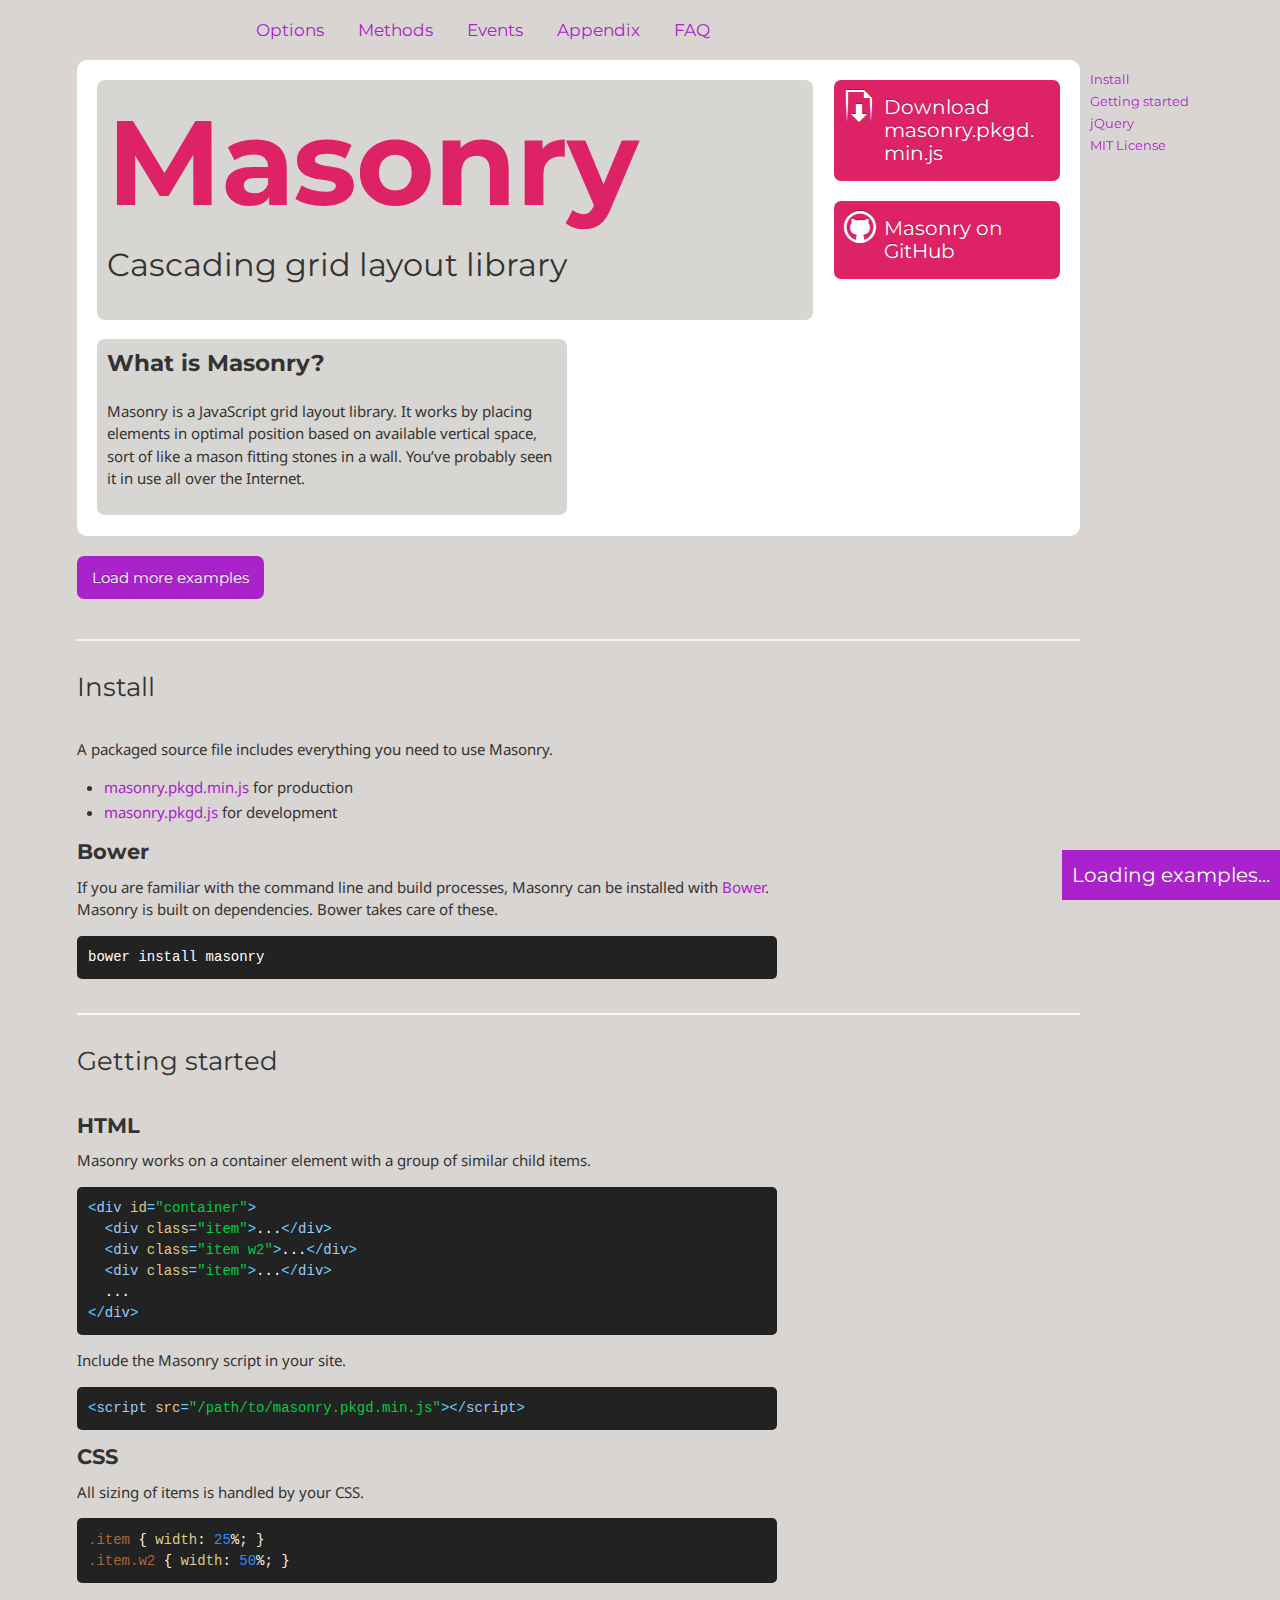
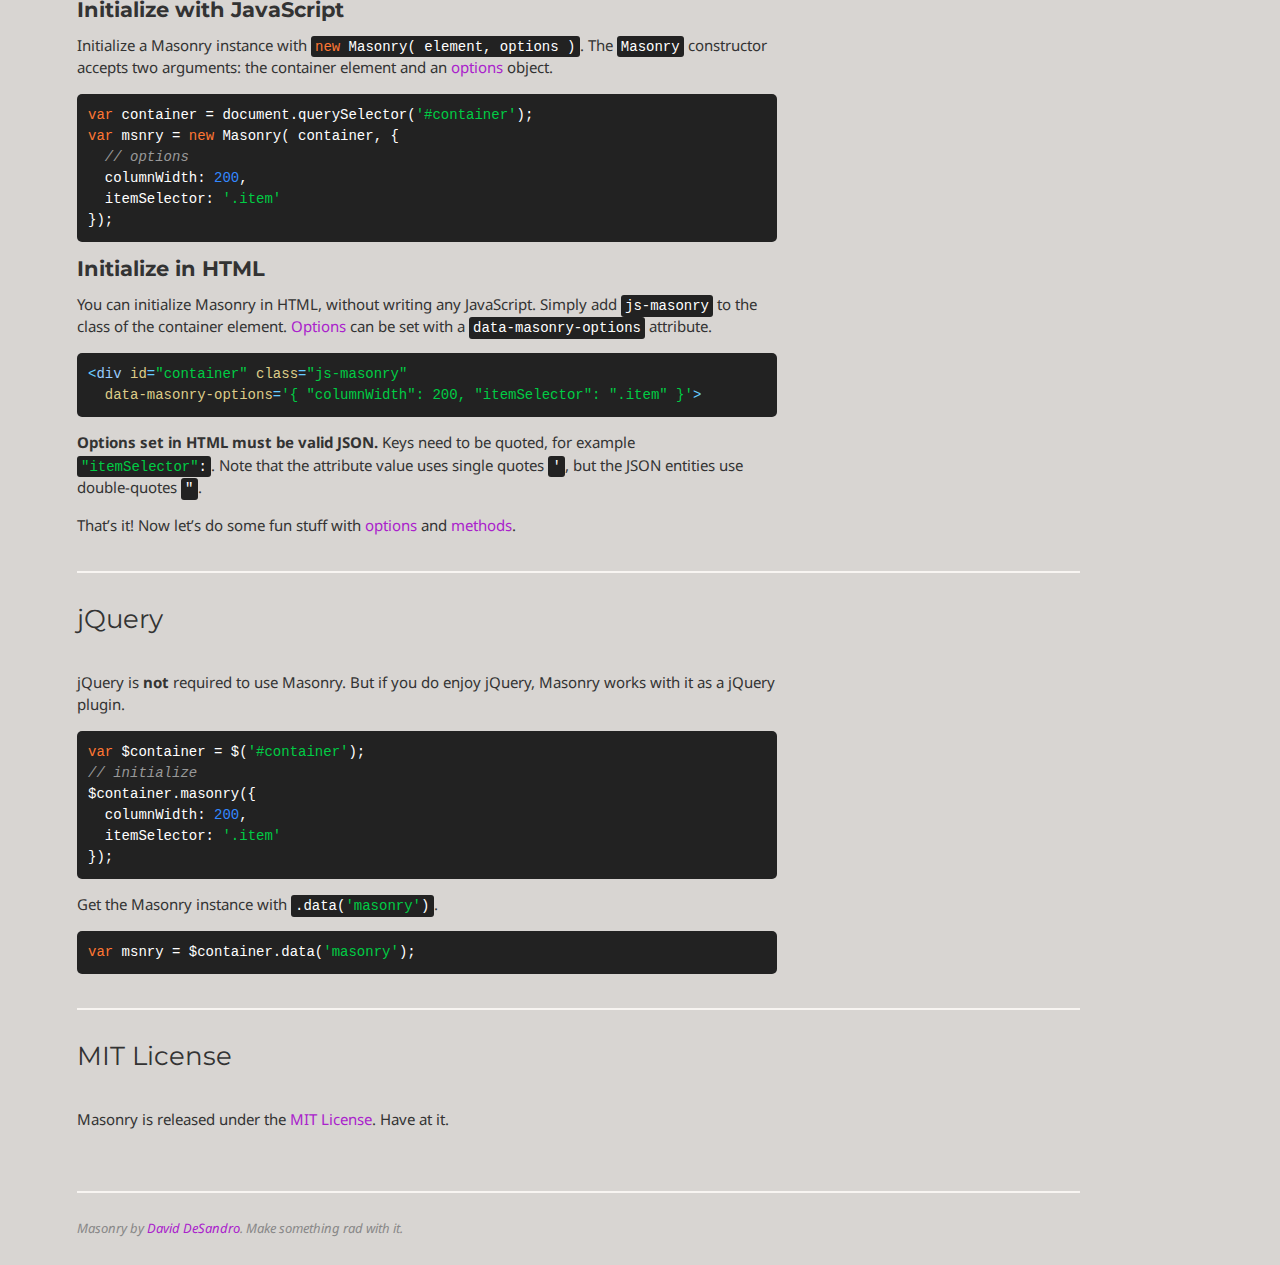
<file: masonry-docs/index.html>
<!doctype html>
<!--[if lte IE 8]>     <html class="lt-ie9"> <![endif]-->
<!--[if gt IE 8]><!--> <html class=""> <!--<![endif]-->
<head>
  <meta charset="utf-8" />
  <meta http-equiv="X-UA-Compatible" content="IE=edge,chrome=1" />
  <meta name="viewport" content="width=device-width" />
  <meta name="description" content="Cascading grid layout library" />

  <title>Masonry</title>

  <link rel="stylesheet" href="http://fonts.googleapis.com/css?family=Montserrat:400,700|Noto+Sans:400,700,400italic" />

  
    <!-- DEV MODE - including each .css file -->
    
      <link rel="stylesheet" href="bower_components/normalize-css/normalize.css" />
    
      <link rel="stylesheet" href="css/base.css" />
    
      <link rel="stylesheet" href="css/code.css" />
    
      <link rel="stylesheet" href="css/demos.css" />
    
      <link rel="stylesheet" href="css/footer.css" />
    
      <link rel="stylesheet" href="css/hero.css" />
    
      <link rel="stylesheet" href="css/icons.css" />
    
      <link rel="stylesheet" href="css/index.css" />
    
      <link rel="stylesheet" href="css/layout.css" />
    
      <link rel="stylesheet" href="css/modules.css" />
    
      <link rel="stylesheet" href="css/site-nav.css" />
    
  

  
  <meta name="twitter:card" content="summary" />
  <meta name="twitter:site" content="@desandro" />
  <meta name="twitter:url" content="http://masonry.desandro.com/index.html" />
  <meta name="twitter:title" content="Masonry" />
  <meta name="twitter:description" content="Cascading grid layout library" />

  

</head>
<body class="index-page" data-page="index">

  <div id="site-nav">
    <div class="primary-content">
      <h1><a href=".">Masonry</a></h1>
      <ol>
        <li class="nav-options"><a href="options.html">Options</a></li>
        <li class="nav-methods"><a href="methods.html">Methods</a></li>
        <li class="nav-events"><a href="events.html">Events</a></li>
        <li class="nav-appendix"><a href="appendix.html">Appendix</a></li>
        <li class="nav-faq"><a href="faq.html">FAQ</a></li>
      </ol>
    </div>
  </div>

  
  
    <div id="hero">
  <div class="primary-content">

    <div class="hero-masonry">
      <div class="grid-sizer"></div>

      <div class="hero-item has-title texty">
        <h1>Masonry</h1>
        <p class="tagline">Cascading grid layout library</p>
      </div>

      <div class="hero-item">
        <a class="button download-js" href="masonry.pkgd.min.js">
          <i class="icon icon-file-download"></i>
          Download masonry.&#8203;pkgd.&#8203;min.js
        </a>
      </div>

      
      

      <div class="hero-item">
        <a class="button github" href="https://github.com/desandro/masonry">
          <i class="icon icon-github"></i>
          Masonry on GitHub
        </a>
      </div>

      <div class="hero-item w2 what-is texty">
        <h2>What is Masonry?</h2>
        <p>Masonry is a JavaScript grid layout library. It works by placing elements in optimal position based on available vertical space, sort of like a mason fitting stones in a wall. You&rsquo;ve probably seen it in use all over the Internet.</p>
      </div>

    </div> 

    <div>
      <button id="load-more-examples" class="button">Load more examples</button>
    </div>

  </div> 

</div> 

  

  <div id="content">

    <div class="primary-content">
      

      
      
        <ul id="page-nav">
          
            <li><a href="#install">Install</a></li>
          
            <li><a href="#getting-started">Getting started</a></li>
          
            <li><a href="#jquery">jQuery</a></li>
          
            <li><a href="#mit-license">MIT License</a></li>
          
        </ul>
      
    </div>

    
    
<div class="primary-content">

<h2 id="install">Install</h2>

<p>A packaged source file includes everything you need to use Masonry.</p>

<ul>
  <li>
    <a href="masonry.pkgd.min.js">masonry.pkgd.min.js</a> for production
  </li>
  <li>
    <a href="masonry.pkgd.js">masonry.pkgd.js</a> for development
  </li>
</ul>

<h3 id="bower">Bower</h3>

<p>If you are familiar with the command line and build processes, Masonry can be installed with <a href="http://twitter.github.com/bower">Bower</a>. Masonry is built on dependencies. Bower takes care of these.</p>

<pre><code>bower install masonry</code></pre>


</div><div class="primary-content">

<h2 id="getting-started">Getting started</h2>

<h3 id="html">HTML</h3>

<p>Masonry works on a container element with a group of similar child items.</p>

<pre><code class="html"><span class="tag">&lt;<span class="title">div</span> <span class="attribute">id</span>=<span class="value">"container"</span>&gt;</span>
  <span class="tag">&lt;<span class="title">div</span> <span class="attribute">class</span>=<span class="value">"item"</span>&gt;</span>...<span class="tag">&lt;/<span class="title">div</span>&gt;</span>
  <span class="tag">&lt;<span class="title">div</span> <span class="attribute">class</span>=<span class="value">"item w2"</span>&gt;</span>...<span class="tag">&lt;/<span class="title">div</span>&gt;</span>
  <span class="tag">&lt;<span class="title">div</span> <span class="attribute">class</span>=<span class="value">"item"</span>&gt;</span>...<span class="tag">&lt;/<span class="title">div</span>&gt;</span>
  ...
<span class="tag">&lt;/<span class="title">div</span>&gt;</span></code></pre>


<p>Include the Masonry script in your site.</p>

<pre><code class="html"><span class="tag">&lt;<span class="title">script</span> <span class="attribute">src</span>=<span class="value">"/path/to/masonry.pkgd.min.js"</span>&gt;</span><span class="javascript"></span><span class="tag">&lt;/<span class="title">script</span>&gt;</span></code></pre>


<h3 id="css">CSS</h3>

<p>All sizing of items is handled by your CSS.</p>

<pre><code class="css"><span class="class">.item</span> <span class="rules">{ <span class="rule"><span class="attribute">width</span>:<span class="value"> <span class="number">25</span>%;</span></span> <span class="rule">}</span></span>
<span class="class">.item</span><span class="class">.w2</span> <span class="rules">{ <span class="rule"><span class="attribute">width</span>:<span class="value"> <span class="number">50</span>%;</span></span> <span class="rule">}</span></span></code></pre>


<h3 id="javascript">Initialize with JavaScript</h3>

<p>Initialize a Masonry instance with <code><span class="keyword">new</span> Masonry( element, options )</code>. The <code>Masonry</code> constructor accepts two arguments: the container element and an <a href="options.html">options</a> object.</p>

<pre><code class="js"><span class="keyword">var</span> container = document.querySelector(<span class="string">'#container'</span>);
<span class="keyword">var</span> msnry = <span class="keyword">new</span> Masonry( container, {
  <span class="comment">// options</span>
  columnWidth: <span class="number">200</span>,
  itemSelector: <span class="string">'.item'</span>
});</code></pre>


<h3 id="init-with-html">Initialize in HTML</h3>

<p>You can initialize Masonry in HTML, without writing any JavaScript. Simply add <code>js-masonry</code> to the class of the container element. <a href="options.html">Options</a> can be set with a <code>data-masonry-options</code> attribute.</p>

<pre><code class="html"><span class="tag">&lt;<span class="title">div</span> <span class="attribute">id</span>=<span class="value">"container"</span> <span class="attribute">class</span>=<span class="value">"js-masonry"</span>
  <span class="attribute">data-masonry-options</span>=<span class="value">'{ "columnWidth": 200, "itemSelector": ".item" }'</span>&gt;</span></code></pre>


<p><strong>Options set in HTML must be valid JSON.</strong> Keys need to be quoted, for example <code><span class="string">"itemSelector"</span>:</code>. Note that the attribute value uses single quotes <code>'</code>, but the JSON entities use double-quotes <code>"</code>.</p>

<p>That&rsquo;s it! Now let&rsquo;s do some fun stuff with <a href="options.html">options</a> and <a href="methods.html">methods</a>.</p>

</div><div class="primary-content">

<h2 id="jquery">jQuery</h2>

<p>jQuery is <strong>not</strong> required to use Masonry. But if you do enjoy jQuery, Masonry works with it as a jQuery plugin.</p>

<pre><code class="js"><span class="keyword">var</span> $container = $(<span class="string">'#container'</span>);
<span class="comment">// initialize</span>
$container.masonry({
  columnWidth: <span class="number">200</span>,
  itemSelector: <span class="string">'.item'</span>
});</code></pre>


<p>Get the Masonry instance with <code>.data(<span class="string">'masonry'</span>)</code>.</p>

<pre><code class="js"><span class="keyword">var</span> msnry = $container.data(<span class="string">'masonry'</span>);</code></pre>


</div><div class="primary-content">

<h2 id="mit-license">MIT License</h2>

<p>Masonry is released under the <a href="http://desandro.mit-license.org/">MIT License</a>. Have at it.</p>

</div>

<div id="notification"></div>


  </div>

  <div id="footer">
    <div class="primary-content">
      Masonry by <a href="http://desandro.com">David DeSandro</a>. Make something rad with it.
    </div>
  </div>

<!-- Masonry does NOT require jQuery.
     jQuery is only used to demonstrate Masonry as a jQuery plugin -->
<script src="http://ajax.googleapis.com/ajax/libs/jquery/1.10.0/jquery.min.js"></script>
<script>window.jQuery || document.write('<script src="bower_components/jquery/jquery.min.js"><\/script>')</script>


  <!-- DEV MODE - including each .js file -->
  
    <script src="bower_components/classie/classie.js"></script>
  
    <script src="bower_components/eventie/eventie.js"></script>
  
    <script src="bower_components/doc-ready/doc-ready.js"></script>
  
    <script src="bower_components/get-style-property/get-style-property.js"></script>
  
    <script src="bower_components/eventEmitter/EventEmitter.js"></script>
  
    <script src="bower_components/imagesloaded/imagesloaded.js"></script>
  
    <script src="bower_components/get-size/get-size.js"></script>
  
    <script src="bower_components/jquery-bridget/jquery.bridget.js"></script>
  
    <script src="bower_components/matches-selector/matches-selector.js"></script>
  
    <script src="bower_components/outlayer/item.js"></script>
  
    <script src="bower_components/outlayer/outlayer.js"></script>
  
    <script src="bower_components/masonry/masonry.js"></script>
  
    <script src="js/controller.js"></script>
  
    <script src="js/pages/events.js"></script>
  
    <script src="js/pages/faq.js"></script>
  
    <script src="js/pages/index.js"></script>
  
    <script src="js/pages/methods.js"></script>
  




</body>
</html>
</file>
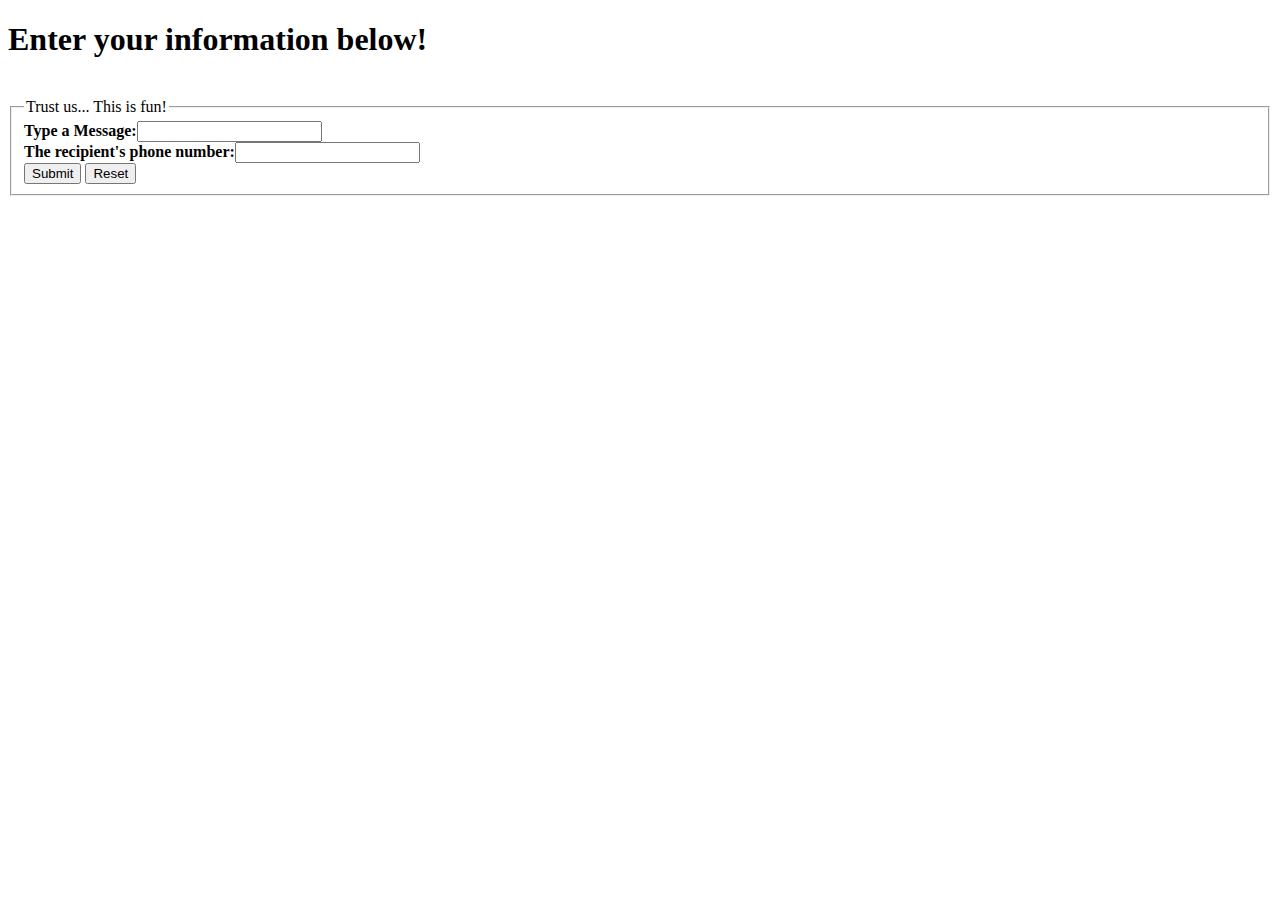
<file: jason/TwilioSendingMessageToNumber.html>
<?xml version="1.0" encoding="UTF-8"?>
<!DOCTYPE html PUBlIC "-//WC//DTD XHTML 1.0 Transitional//EN"
"http://www.w3.org/TR/xhtml1/DTD/xhtml1-transitional.dtd">
<html xmlns="http://www.w3.org/1999/xhtml" lang="en" xml:lang="en">
<head>
	<title>Secret Encryption Lair Test#2</title>
	<link rel="" type="text/css" href="">
</head>
<body>
	<h1>Enter your information below!</h1>
	<br />
	<form action="EncryptionTest.php" method="post">
		<fieldset>
			<legend>Trust us... This is fun!</legend>
			<strong>Type a Message:</strong><input type="text" name="message"><br />
			<strong>The recipient's phone number:</strong><input type="text" name="number"><br />
			<!--<strong>The phone number you're submitting from:</strong><input type="text" name="your_number">-->
			<input type="submit" value="Submit" name="submit" />
			<input type="reset" value="Reset" name="reset" />
		</fieldset>
	</form>
</body>
</html>
</file>
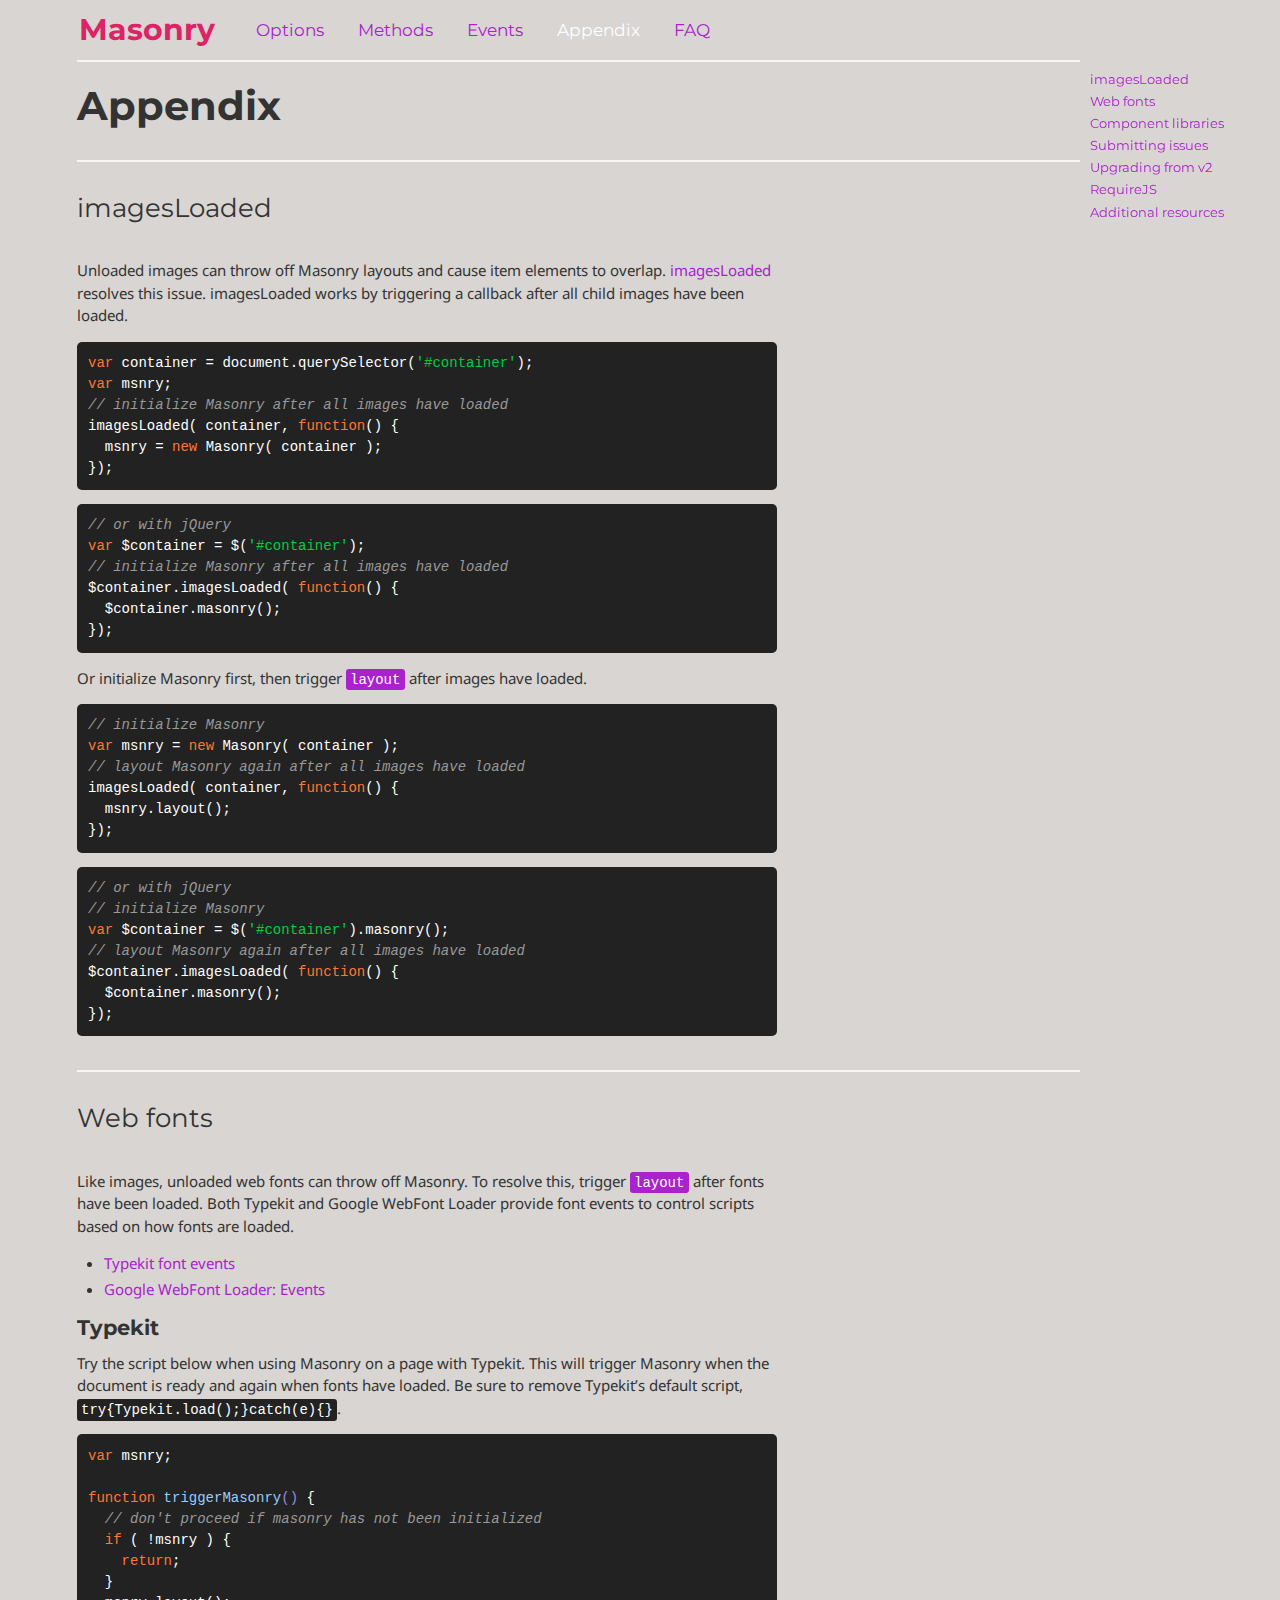
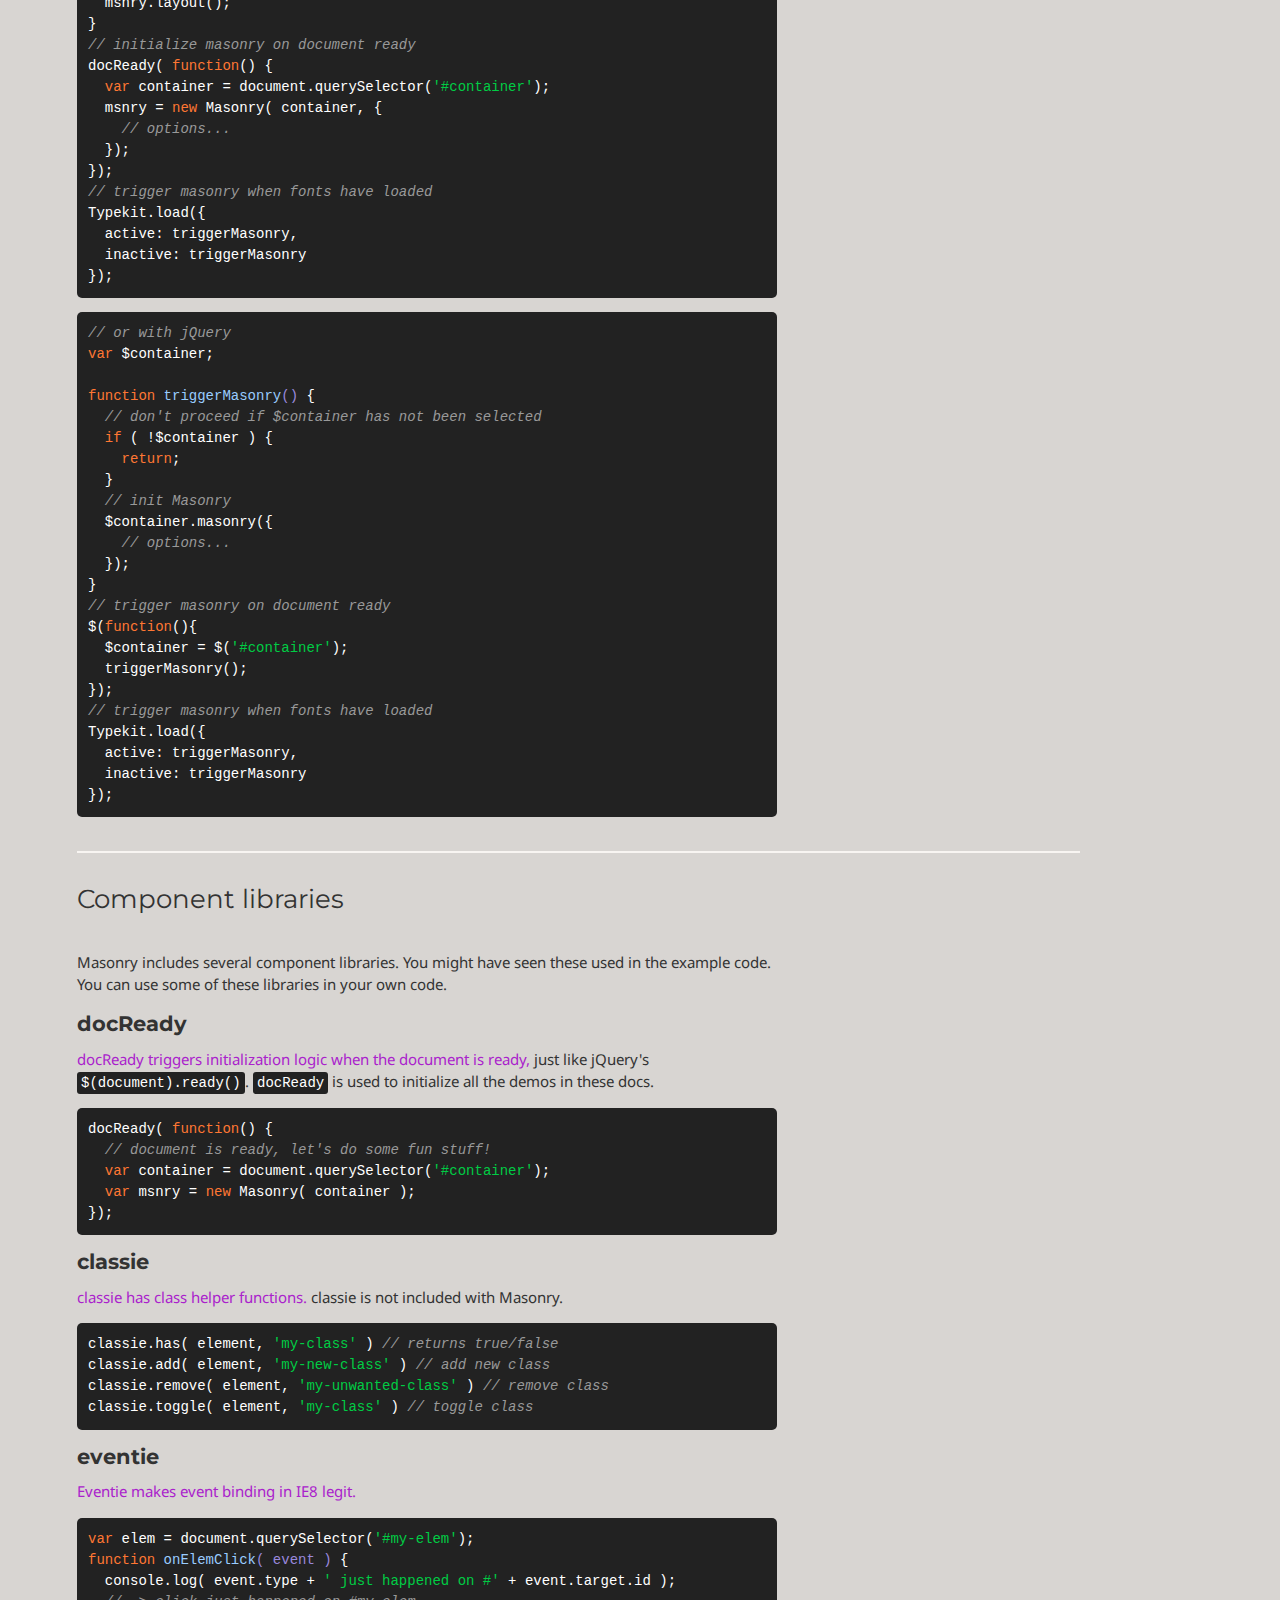
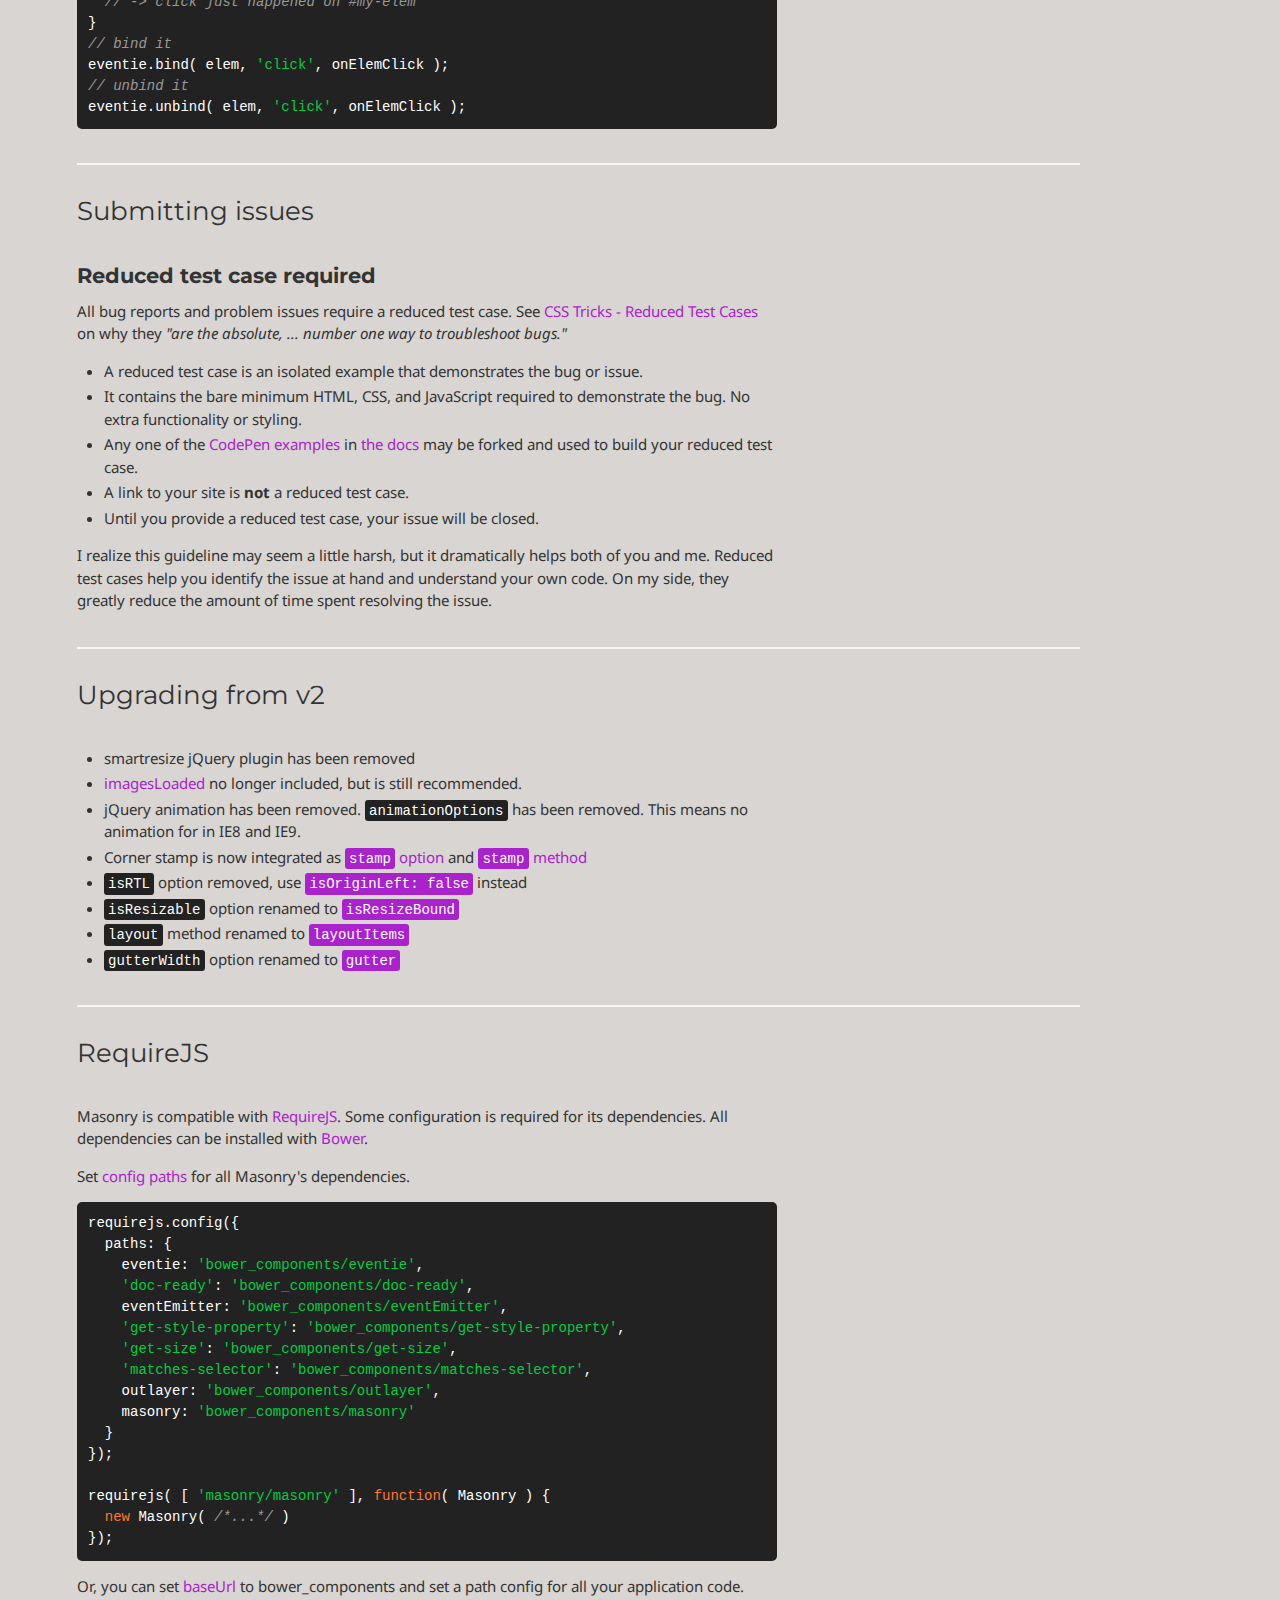
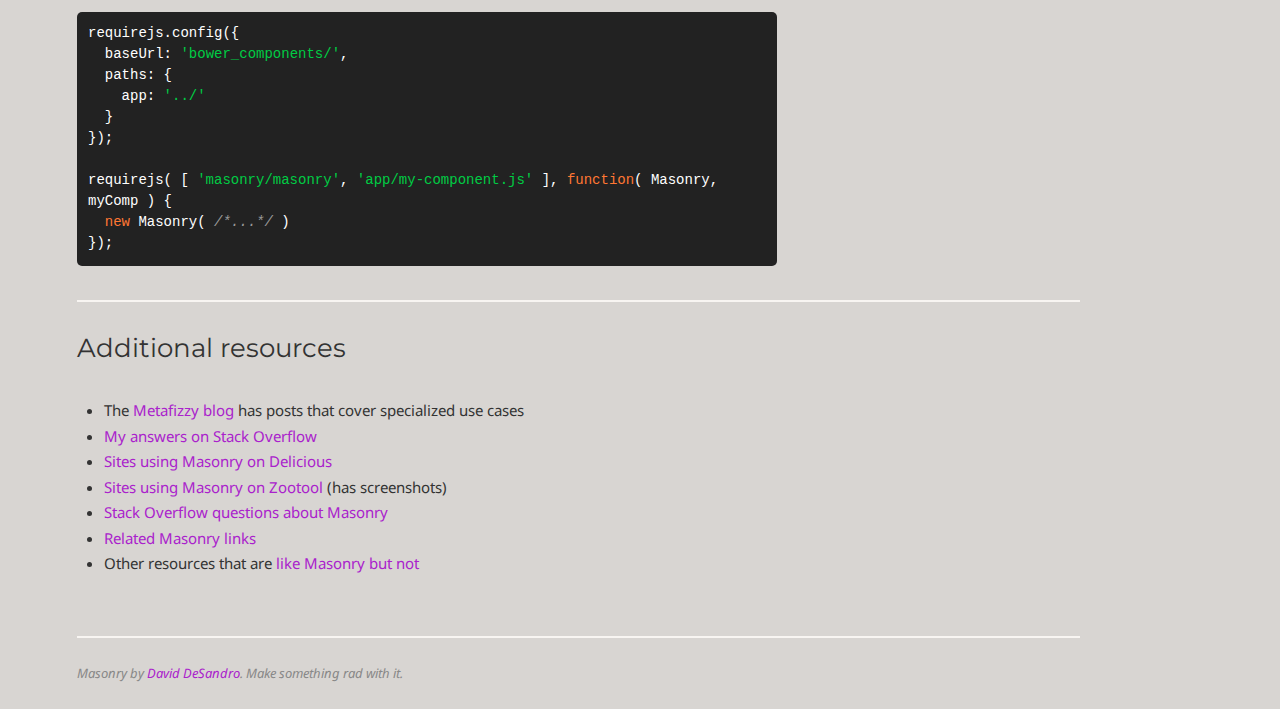
<file: masonry-docs/appendix.html>
<!doctype html>
<!--[if lte IE 8]>     <html class="lt-ie9"> <![endif]-->
<!--[if gt IE 8]><!--> <html class=""> <!--<![endif]-->
<head>
  <meta charset="utf-8" />
  <meta http-equiv="X-UA-Compatible" content="IE=edge,chrome=1" />
  <meta name="viewport" content="width=device-width" />
  <meta name="description" content="Cascading grid layout library" />

  <title>Masonry Appendix</title>

  <link rel="stylesheet" href="http://fonts.googleapis.com/css?family=Montserrat:400,700|Noto+Sans:400,700,400italic" />

  
    <!-- DEV MODE - including each .css file -->
    
      <link rel="stylesheet" href="bower_components/normalize-css/normalize.css" />
    
      <link rel="stylesheet" href="css/base.css" />
    
      <link rel="stylesheet" href="css/code.css" />
    
      <link rel="stylesheet" href="css/demos.css" />
    
      <link rel="stylesheet" href="css/footer.css" />
    
      <link rel="stylesheet" href="css/hero.css" />
    
      <link rel="stylesheet" href="css/icons.css" />
    
      <link rel="stylesheet" href="css/index.css" />
    
      <link rel="stylesheet" href="css/layout.css" />
    
      <link rel="stylesheet" href="css/modules.css" />
    
      <link rel="stylesheet" href="css/site-nav.css" />
    
  

  
  <meta name="twitter:card" content="summary" />
  <meta name="twitter:site" content="@desandro" />
  <meta name="twitter:url" content="http://masonry.desandro.com/appendix.html" />
  <meta name="twitter:title" content="Masonry Appendix" />
  <meta name="twitter:description" content="Cascading grid layout library" />

  

</head>
<body class="appendix-page" data-page="appendix">

  <div id="site-nav">
    <div class="primary-content">
      <h1><a href=".">Masonry</a></h1>
      <ol>
        <li class="nav-options"><a href="options.html">Options</a></li>
        <li class="nav-methods"><a href="methods.html">Methods</a></li>
        <li class="nav-events"><a href="events.html">Events</a></li>
        <li class="nav-appendix"><a href="appendix.html">Appendix</a></li>
        <li class="nav-faq"><a href="faq.html">FAQ</a></li>
      </ol>
    </div>
  </div>

  
  

  <div id="content">

    <div class="primary-content">
      
        <h1>Appendix</h1>
        

      
      
        <ul id="page-nav">
          
            <li><a href="#imagesloaded">imagesLoaded</a></li>
          
            <li><a href="#web-fonts">Web fonts</a></li>
          
            <li><a href="#component-libraries">Component libraries</a></li>
          
            <li><a href="#submitting-issues">Submitting issues</a></li>
          
            <li><a href="#upgrading-from-v2">Upgrading from v2</a></li>
          
            <li><a href="#requirejs">RequireJS</a></li>
          
            <li><a href="#additional-resources">Additional resources</a></li>
          
        </ul>
      
    </div>

    
    
<div class="primary-content">

<h2 id="imagesloaded">imagesLoaded</h2>

<p>Unloaded images can throw off Masonry layouts and cause item elements to overlap. <a href="http://desandro.github.io/imagesloaded/">imagesLoaded</a> resolves this issue. imagesLoaded works by triggering a callback after all child images have been loaded.</p>

<pre><code class="js"><span class="keyword">var</span> container = document.querySelector(<span class="string">'#container'</span>);
<span class="keyword">var</span> msnry;
<span class="comment">// initialize Masonry after all images have loaded</span>
imagesLoaded( container, <span class="keyword">function</span>() {
  msnry = <span class="keyword">new</span> Masonry( container );
});</code></pre>

<pre><code class="js"><span class="comment">// or with jQuery</span>
<span class="keyword">var</span> $container = $(<span class="string">'#container'</span>);
<span class="comment">// initialize Masonry after all images have loaded  </span>
$container.imagesLoaded( <span class="keyword">function</span>() {
  $container.masonry();
});</code></pre>


<p>Or initialize Masonry first, then trigger <a href="methods.html#layout"><code>layout</code></a> after images have loaded.</p>

<pre><code class="js"><span class="comment">// initialize Masonry</span>
<span class="keyword">var</span> msnry = <span class="keyword">new</span> Masonry( container );
<span class="comment">// layout Masonry again after all images have loaded</span>
imagesLoaded( container, <span class="keyword">function</span>() {
  msnry.layout();
});</code></pre>

<pre><code class="js"><span class="comment">// or with jQuery</span>
<span class="comment">// initialize Masonry</span>
<span class="keyword">var</span> $container = $(<span class="string">'#container'</span>).masonry();
<span class="comment">// layout Masonry again after all images have loaded</span>
$container.imagesLoaded( <span class="keyword">function</span>() {
  $container.masonry();
});</code></pre>


</div><div class="primary-content">

<h2 id="web-fonts">Web fonts</h2>

<p>Like images, unloaded web fonts can throw off Masonry. To resolve this, trigger <a href="methods.html#layout"><code>layout</code></a> after fonts have been loaded. Both Typekit and Google WebFont Loader provide font events to control scripts based on how fonts are loaded.</p>

<ul>
  <li><a href="http://blog.typekit.com/2010/10/18/more-control-with-typekits-font-events/">Typekit font events</a></li>
  <li><a href="https://developers.google.com/webfonts/docs/webfont_loader#Events">Google WebFont Loader: Events</a></li>
</ul>

<h3 id="typekit">Typekit</h3>

<p>Try the script below when using Masonry on a page with Typekit. This will trigger Masonry when the document is ready and again when fonts have loaded. Be sure to remove Typekit’s default script, <code>try{Typekit.load();}catch(e){}</code>.</p>

<pre><code class="js"><span class="keyword">var</span> msnry;

<span class="function"><span class="keyword">function</span> <span class="title">triggerMasonry</span><span class="params">()</span> {</span>
  <span class="comment">// don't proceed if masonry has not been initialized</span>
  <span class="keyword">if</span> ( !msnry ) {
    <span class="keyword">return</span>;
  }
  msnry.layout();
}
<span class="comment">// initialize masonry on document ready</span>
docReady( <span class="keyword">function</span>() {
  <span class="keyword">var</span> container = document.querySelector(<span class="string">'#container'</span>);
  msnry = <span class="keyword">new</span> Masonry( container, {
    <span class="comment">// options...</span>
  });
});
<span class="comment">// trigger masonry when fonts have loaded</span>
Typekit.load({
  active: triggerMasonry,
  inactive: triggerMasonry
});</code></pre>


<pre><code class="js"><span class="comment">// or with jQuery</span>
<span class="keyword">var</span> $container;

<span class="function"><span class="keyword">function</span> <span class="title">triggerMasonry</span><span class="params">()</span> {</span>
  <span class="comment">// don't proceed if $container has not been selected</span>
  <span class="keyword">if</span> ( !$container ) {
    <span class="keyword">return</span>;
  }
  <span class="comment">// init Masonry</span>
  $container.masonry({
    <span class="comment">// options...</span>
  });
}
<span class="comment">// trigger masonry on document ready</span>
$(<span class="keyword">function</span>(){
  $container = $(<span class="string">'#container'</span>);
  triggerMasonry();
});
<span class="comment">// trigger masonry when fonts have loaded</span>
Typekit.load({
  active: triggerMasonry,
  inactive: triggerMasonry
});</code></pre>


</div><div class="primary-content">

<h2 id="component-libraries">Component libraries</h2>

<p>Masonry includes several component libraries. You might have seen these used in the example code. You can use some of these libraries in your own code.</p>

<h3 id="docready">docReady</h3>

<p><a href="https://github.com/desandro/doc-ready">docReady triggers initialization logic when the document is ready,</a> just like jQuery's <code>$(document).ready()</code>. <code>docReady</code> is used to initialize all the demos in these docs.</p>

<pre><code class="js">docReady( <span class="keyword">function</span>() {
  <span class="comment">// document is ready, let's do some fun stuff!</span>
  <span class="keyword">var</span> container = document.querySelector(<span class="string">'#container'</span>);
  <span class="keyword">var</span> msnry = <span class="keyword">new</span> Masonry( container );
});</code></pre>


<h3 id="classie">classie</h3>

<p><a href="https://github.com/desandro/classie">classie has class helper functions.</a> classie is not included with Masonry.</p>

<pre><code class="js">classie.has( element, <span class="string">'my-class'</span> ) <span class="comment">// returns true/false</span>
classie.add( element, <span class="string">'my-new-class'</span> ) <span class="comment">// add new class</span>
classie.remove( element, <span class="string">'my-unwanted-class'</span> ) <span class="comment">// remove class</span>
classie.toggle( element, <span class="string">'my-class'</span> ) <span class="comment">// toggle class</span></code></pre>


<h3 id="eventie">eventie</h3>

<p><a href="https://github.com/desandro/eventie">Eventie makes event binding in IE8 legit.</a></p>

<pre><code class="js"><span class="keyword">var</span> elem = document.querySelector(<span class="string">'#my-elem'</span>);
<span class="function"><span class="keyword">function</span> <span class="title">onElemClick</span><span class="params">( event )</span> {</span>
  console.log( event.type + <span class="string">' just happened on #'</span> + event.target.id );
  <span class="comment">// -&gt; click just happened on #my-elem</span>
}
<span class="comment">// bind it</span>
eventie.bind( elem, <span class="string">'click'</span>, onElemClick );
<span class="comment">// unbind it</span>
eventie.unbind( elem, <span class="string">'click'</span>, onElemClick );</code></pre>

</div><div id="submitting-issues" class="primary-content">

<h2>Submitting issues</h2>
<h3>Reduced test case required</h3>
<p>All bug reports and problem issues require a reduced test case. See <a href="http://css-tricks.com/reduced-test-cases/">CSS Tricks - Reduced Test Cases</a> on why they <em>&quot;are the absolute, ... number one way to troubleshoot bugs.&quot;</em></p>
<ul>
<li>A reduced test case is an isolated example that demonstrates the bug or issue.</li>
<li>It contains the bare minimum HTML, CSS, and JavaScript required to demonstrate the bug. No extra functionality or styling.</li>
<li>Any one of the <a href="http://codepen.io/desandro/tag/masonry-docs">CodePen examples</a> in <a href="http://masonry.desandro.com">the docs</a> may be forked and used to build your reduced test case.</li>
<li>A link to your site is <strong>not</strong> a reduced test case.</li>
<li>Until you provide a reduced test case, your issue will be closed.</li>
</ul>
<p>I realize this guideline may seem a little harsh, but it dramatically helps both of you and me. Reduced test cases help you identify the issue at hand and understand your own code. On my side, they greatly reduce the amount of time spent resolving the issue.</p>


</div><div class="primary-content">

<h2 id="upgrading-from-v2">Upgrading from v2</h2>

<ul>
  <li>smartresize jQuery plugin has been removed</li>
  <li><a href="http://desandro.github.io/imagesloaded/">imagesLoaded</a> no longer included, but is still recommended.</li>
  <li>jQuery animation has been removed. <code>animationOptions</code> has been removed. This means no animation for in IE8 and IE9.</li>
  <li>Corner stamp is now integrated as <a href="options.html#stamp"><code>stamp</code> option</a> and <a href="methods.html#stamp"><code>stamp</code> method</a></li>
  <li><code>isRTL</code> option removed, use <a href="options.html#isoriginleft"><code>isOriginLeft: false</code></a> instead</li>
  <li><code>isResizable</code> option renamed to <a href="options.html#isresizebound"><code>isResizeBound</code></a></li>
  <li><code>layout</code> method renamed to <a href="methods.html#layoutitems"><code>layoutItems</code></a></li>
  <li><code>gutterWidth</code> option renamed to <a href="options.html#gutter"><code>gutter</code></a></li>
</ul>

</div><div class="primary-content">

<h2 id="requirejs">RequireJS</h2>

<p>Masonry is compatible with <a href="http://requirejs.org">RequireJS</a>. Some configuration is required for its dependencies. All dependencies can be installed with <a href="http://bower.io">Bower</a>.</p>

<p>Set <a href="http://requirejs.org/docs/api.html#config-paths">config paths</a> for all Masonry's dependencies.</p>

<pre><code class="js">requirejs.config({
  paths: {
    eventie: <span class="string">'bower_components/eventie'</span>,
    <span class="string">'doc-ready'</span>: <span class="string">'bower_components/doc-ready'</span>,
    eventEmitter: <span class="string">'bower_components/eventEmitter'</span>,
    <span class="string">'get-style-property'</span>: <span class="string">'bower_components/get-style-property'</span>,
    <span class="string">'get-size'</span>: <span class="string">'bower_components/get-size'</span>,
    <span class="string">'matches-selector'</span>: <span class="string">'bower_components/matches-selector'</span>,
    outlayer: <span class="string">'bower_components/outlayer'</span>,
    masonry: <span class="string">'bower_components/masonry'</span>
  }
});

requirejs( [ <span class="string">'masonry/masonry'</span> ], <span class="keyword">function</span>( Masonry ) {
  <span class="keyword">new</span> Masonry( <span class="comment">/*...*/</span> )
});</code></pre>


<p>Or, you can set <a href="http://requirejs.org/docs/api.html#config-baseUrl">baseUrl</a> to bower_components and set a path config for all your application code.</p>

<pre><code class="js">requirejs.config({
  baseUrl: <span class="string">'bower_components/'</span>,
  paths: {
    app: <span class="string">'../'</span>
  }
});

requirejs( [ <span class="string">'masonry/masonry'</span>, <span class="string">'app/my-component.js'</span> ], <span class="keyword">function</span>( Masonry, myComp ) {
  <span class="keyword">new</span> Masonry( <span class="comment">/*...*/</span> )
});</code></pre>


</div><div class="primary-content">

<h2 id="additional-resources">Additional resources</h2>

<ul>
  <li>The <a href="http://metafizzy.co/blog/">Metafizzy blog</a> has posts that cover specialized use cases</li>
  <li><a href="http://stackoverflow.com/users/182183/desandro?tab=answers">My answers on Stack Overflow</a></li>
  <li><a href="http://www.delicious.com/desandro/jquerymasonry">Sites using Masonry on Delicious</a></li>
  <li><a href="http://zootool.com/user/desandro/tag:masonry">Sites using Masonry on Zootool</a> (has screenshots)</li>
  <li><a href="http://stackoverflow.com/search?q=masonry">Stack Overflow questions about Masonry</a></li>
  <li><a href="http://www.delicious.com/desandro/re:masonry">Related Masonry links</a></li>
  <li>Other resources that are <a href="http://www.delicious.com/desandro/likemasonrybutnot">like Masonry but not</a></li>
</ul>

</div>


  </div>

  <div id="footer">
    <div class="primary-content">
      Masonry by <a href="http://desandro.com">David DeSandro</a>. Make something rad with it.
    </div>
  </div>

<!-- Masonry does NOT require jQuery.
     jQuery is only used to demonstrate Masonry as a jQuery plugin -->
<script src="http://ajax.googleapis.com/ajax/libs/jquery/1.10.0/jquery.min.js"></script>
<script>window.jQuery || document.write('<script src="bower_components/jquery/jquery.min.js"><\/script>')</script>


  <!-- DEV MODE - including each .js file -->
  
    <script src="bower_components/classie/classie.js"></script>
  
    <script src="bower_components/eventie/eventie.js"></script>
  
    <script src="bower_components/doc-ready/doc-ready.js"></script>
  
    <script src="bower_components/get-style-property/get-style-property.js"></script>
  
    <script src="bower_components/eventEmitter/EventEmitter.js"></script>
  
    <script src="bower_components/imagesloaded/imagesloaded.js"></script>
  
    <script src="bower_components/get-size/get-size.js"></script>
  
    <script src="bower_components/jquery-bridget/jquery.bridget.js"></script>
  
    <script src="bower_components/matches-selector/matches-selector.js"></script>
  
    <script src="bower_components/outlayer/item.js"></script>
  
    <script src="bower_components/outlayer/outlayer.js"></script>
  
    <script src="bower_components/masonry/masonry.js"></script>
  
    <script src="js/controller.js"></script>
  
    <script src="js/pages/events.js"></script>
  
    <script src="js/pages/faq.js"></script>
  
    <script src="js/pages/index.js"></script>
  
    <script src="js/pages/methods.js"></script>
  




</body>
</html>
</file>
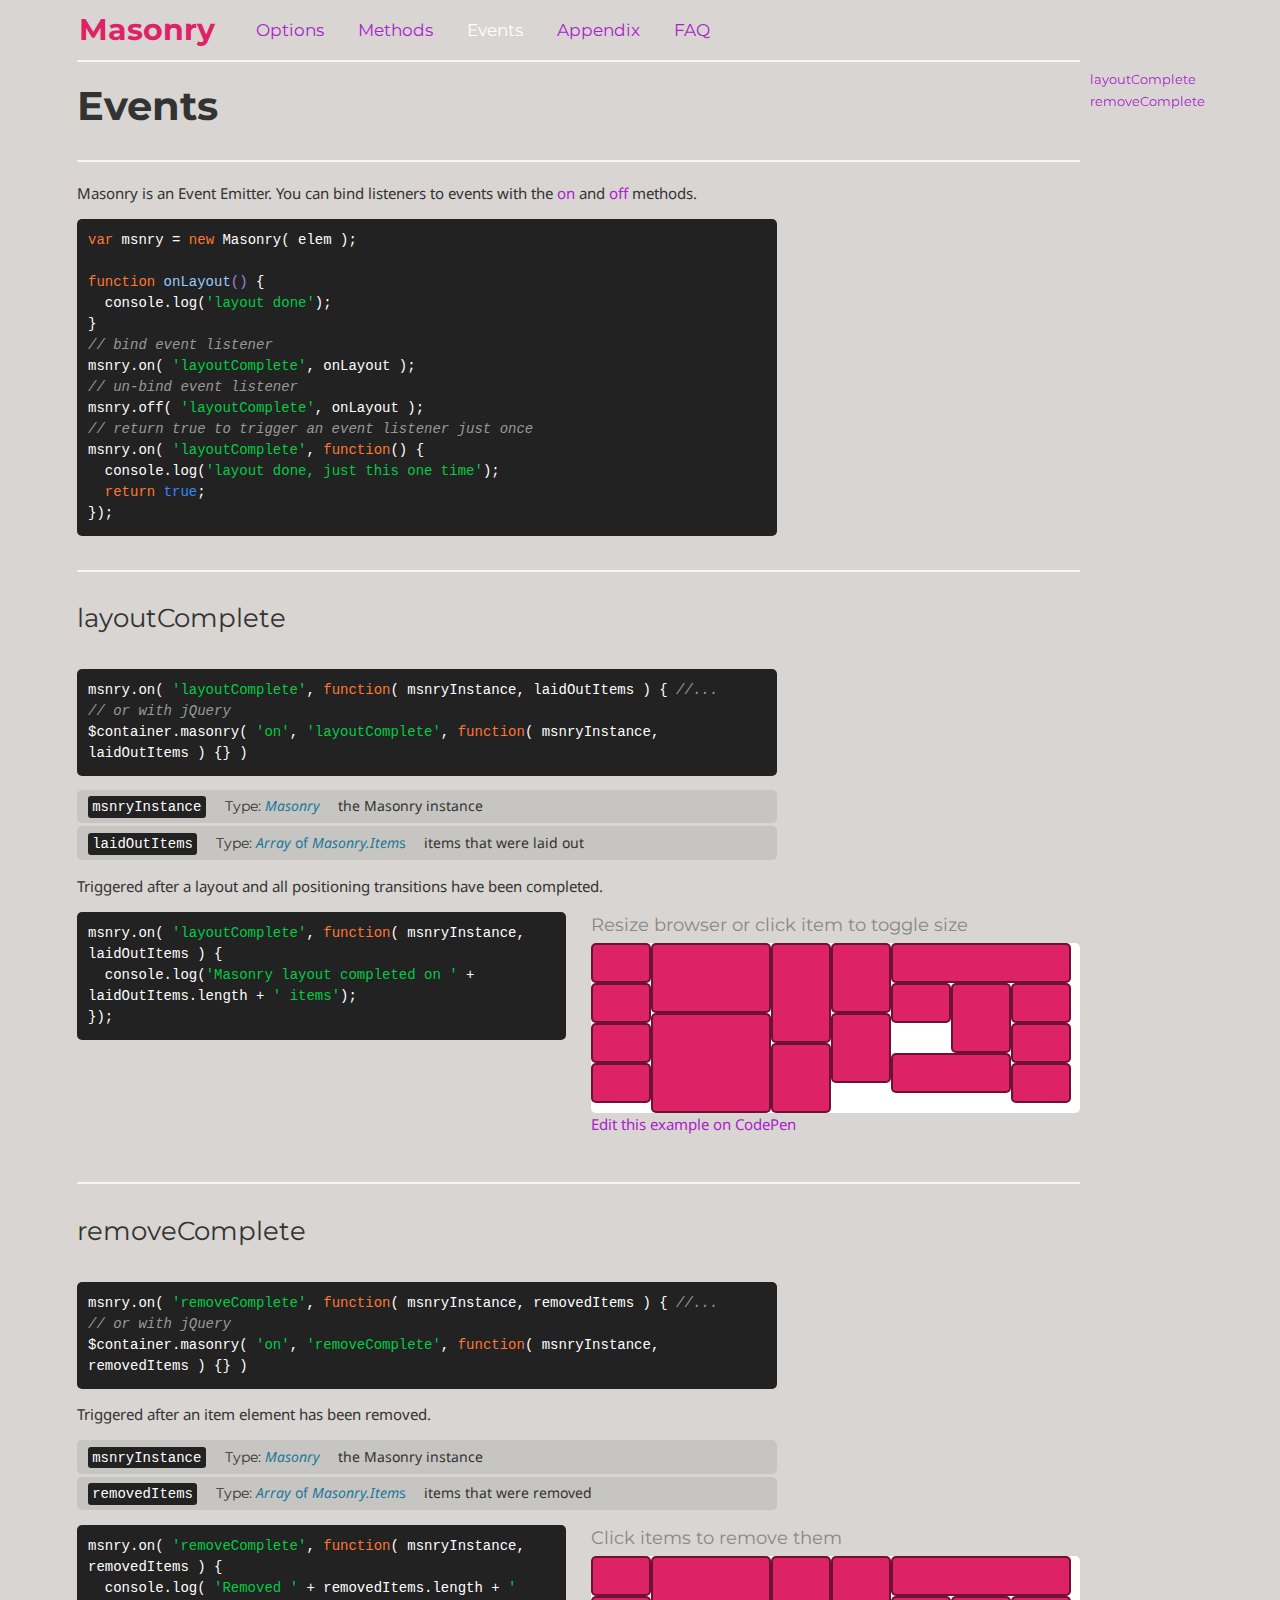
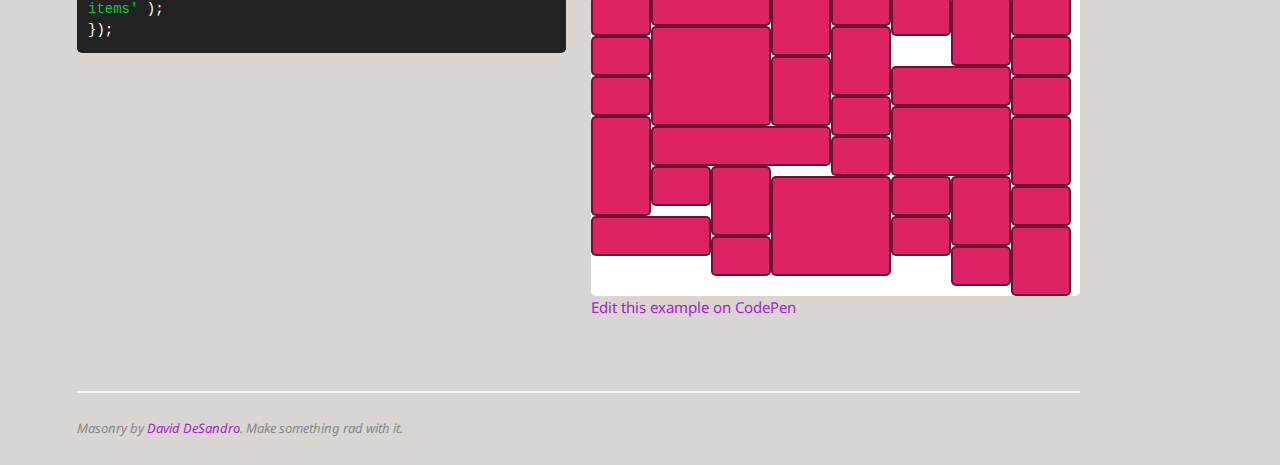
<file: masonry-docs/events.html>
<!doctype html>
<!--[if lte IE 8]>     <html class="lt-ie9"> <![endif]-->
<!--[if gt IE 8]><!--> <html class=""> <!--<![endif]-->
<head>
  <meta charset="utf-8" />
  <meta http-equiv="X-UA-Compatible" content="IE=edge,chrome=1" />
  <meta name="viewport" content="width=device-width" />
  <meta name="description" content="Cascading grid layout library" />

  <title>Masonry Events</title>

  <link rel="stylesheet" href="http://fonts.googleapis.com/css?family=Montserrat:400,700|Noto+Sans:400,700,400italic" />

  
    <!-- DEV MODE - including each .css file -->
    
      <link rel="stylesheet" href="bower_components/normalize-css/normalize.css" />
    
      <link rel="stylesheet" href="css/base.css" />
    
      <link rel="stylesheet" href="css/code.css" />
    
      <link rel="stylesheet" href="css/demos.css" />
    
      <link rel="stylesheet" href="css/footer.css" />
    
      <link rel="stylesheet" href="css/hero.css" />
    
      <link rel="stylesheet" href="css/icons.css" />
    
      <link rel="stylesheet" href="css/index.css" />
    
      <link rel="stylesheet" href="css/layout.css" />
    
      <link rel="stylesheet" href="css/modules.css" />
    
      <link rel="stylesheet" href="css/site-nav.css" />
    
  

  
  <meta name="twitter:card" content="summary" />
  <meta name="twitter:site" content="@desandro" />
  <meta name="twitter:url" content="http://masonry.desandro.com/events.html" />
  <meta name="twitter:title" content="Masonry Events" />
  <meta name="twitter:description" content="Cascading grid layout library" />

  

</head>
<body class="events-page" data-page="events">

  <div id="site-nav">
    <div class="primary-content">
      <h1><a href=".">Masonry</a></h1>
      <ol>
        <li class="nav-options"><a href="options.html">Options</a></li>
        <li class="nav-methods"><a href="methods.html">Methods</a></li>
        <li class="nav-events"><a href="events.html">Events</a></li>
        <li class="nav-appendix"><a href="appendix.html">Appendix</a></li>
        <li class="nav-faq"><a href="faq.html">FAQ</a></li>
      </ol>
    </div>
  </div>

  
  

  <div id="content">

    <div class="primary-content">
      
        <h1>Events</h1>
        

      
      
        <ul id="page-nav">
          
            <li><a href="#layoutcomplete">layoutComplete</a></li>
          
            <li><a href="#removecomplete">removeComplete</a></li>
          
        </ul>
      
    </div>

    
    
<div id="notification"></div>

<div class="primary-content">

<p>Masonry is an Event Emitter. You can bind listeners to events with the <a href="methods.html#on">on</a> and <a href="methods.html#off">off</a> methods.</p>

<pre><code class="js"><span class="keyword">var</span> msnry = <span class="keyword">new</span> Masonry( elem );

<span class="function"><span class="keyword">function</span> <span class="title">onLayout</span><span class="params">()</span> {</span>
  console.log(<span class="string">'layout done'</span>);
}
<span class="comment">// bind event listener</span>
msnry.on( <span class="string">'layoutComplete'</span>, onLayout );
<span class="comment">// un-bind event listener</span>
msnry.off( <span class="string">'layoutComplete'</span>, onLayout );
<span class="comment">// return true to trigger an event listener just once</span>
msnry.on( <span class="string">'layoutComplete'</span>, <span class="keyword">function</span>() {
  console.log(<span class="string">'layout done, just this one time'</span>);
  <span class="keyword">return</span> <span class="literal">true</span>;
});</code></pre>


</div><div class="primary-content">

<h2 id="layoutcomplete">layoutComplete</h2>

<pre><code class="js">msnry.on( <span class="string">'layoutComplete'</span>, <span class="keyword">function</span>( msnryInstance, laidOutItems ) { <span class="comment">//...</span>
<span class="comment">// or with jQuery</span>
$container.masonry( <span class="string">'on'</span>, <span class="string">'layoutComplete'</span>, <span class="keyword">function</span>( msnryInstance, laidOutItems ) {} )</code></pre>


<ul class="params">
  <li class="param">
    <h5 class="param-name param-bit"><code>msnryInstance</code></h5>
    <p class="type param-bit">
      <b>Type:</b> <span class="value"><i>Masonry</i></span>
    </p>
    <p class="description param-bit">the Masonry instance</p>
  </li>
  <li class="param">
    <h5 class="param-name param-bit"><code>laidOutItems</code></h5>
    <p class="type param-bit">
      <b>Type:</b> <span class="value"><i>Array</i> of <i>Masonry.Item</i>s</span>
    </p>
    <p class="description param-bit">items that were laid out</p>
  </li>
</ul>

<p>Triggered after a layout and all positioning transitions have been completed.</p>

<div class="row example">
  <div class="cell example-code">
<pre><code class="js">msnry.on( <span class="string">'layoutComplete'</span>, <span class="keyword">function</span>( msnryInstance, laidOutItems ) {
  console.log(<span class="string">'Masonry layout completed on '</span> + laidOutItems.length + <span class="string">' items'</span>);
});</code></pre>

  </div>
  <div id="layout-complete-demo" class="cell demo">
    <p class="instruction">Resize browser or click item to toggle size</p>
    <div class="masonry clickable">
      <div class="item"></div>
<div class="item w2 h2"></div>
<div class="item h3"></div>
<div class="item h2"></div>
<div class="item w3"></div>
<div class="item"></div>
<div class="item"></div>
<div class="item h2"></div>
<div class="item w2 h3"></div>
<div class="item"></div>
<div class="item h2"></div>
<div class="item"></div>
<div class="item w2"></div>
<div class="item"></div>
<div class="item h2"></div>
<div class="item"></div>
<div class="item"></div>

    </div>
    <p class="edit"><a href="http://codepen.io/desandro/pen/htsui">Edit this example on CodePen</a></p>
  </div>
</div>

</div><div class="primary-content">

<h2 id="removecomplete">removeComplete</h2>

<pre><code class="js">msnry.on( <span class="string">'removeComplete'</span>, <span class="keyword">function</span>( msnryInstance, removedItems ) { <span class="comment">//...</span>
<span class="comment">// or with jQuery</span>
$container.masonry( <span class="string">'on'</span>, <span class="string">'removeComplete'</span>, <span class="keyword">function</span>( msnryInstance, removedItems ) {} )</code></pre>


<p>Triggered after an item element has been removed.</p>

<ul class="params">
  <li class="param">
    <h5 class="param-name param-bit"><code>msnryInstance</code></h5>
    <p class="type param-bit">
      <b>Type:</b> <span class="value"><i>Masonry</i></span>
    </p>
    <p class="description param-bit">the Masonry instance</p>
  </li>
  <li class="param">
    <h5 class="param-name param-bit"><code>removedItems</code></h5>
    <p class="type param-bit">
      <b>Type:</b> <span class="value"><i>Array</i> of <i>Masonry.Item</i>s</span>
    </p>
    <p class="description param-bit">items that were removed</p>
  </li>
</ul>

<div class="row example">
  <div class="cell example-code">
<pre><code class="js">msnry.on( <span class="string">'removeComplete'</span>, <span class="keyword">function</span>( msnryInstance, removedItems ) {
  console.log( <span class="string">'Removed '</span> + removedItems.length + <span class="string">' items'</span> );
});</code></pre>

  </div>
  <div id="remove-complete-demo" class="cell demo">
    <p class="instruction">Click items to remove them</p>
    <div class="masonry clickable">
      <div class="item"></div>
<div class="item w2 h2"></div>
<div class="item h3"></div>
<div class="item h2"></div>
<div class="item w3"></div>
<div class="item"></div>
<div class="item"></div>
<div class="item h2"></div>
<div class="item w2 h3"></div>
<div class="item"></div>
<div class="item h2"></div>
<div class="item"></div>
<div class="item w2"></div>
<div class="item"></div>
<div class="item h2"></div>
<div class="item"></div>
<div class="item"></div>

      <div class="item"></div>
<div class="item w2 h2"></div>
<div class="item h3"></div>
<div class="item h2"></div>
<div class="item w3"></div>
<div class="item"></div>
<div class="item"></div>
<div class="item h2"></div>
<div class="item w2 h3"></div>
<div class="item"></div>
<div class="item h2"></div>
<div class="item"></div>
<div class="item w2"></div>
<div class="item"></div>
<div class="item h2"></div>
<div class="item"></div>
<div class="item"></div>

    </div>
    <p class="edit"><a href="http://codepen.io/desandro/pen/JknEe">Edit this example on CodePen</a></p>
  </div>
</div>

</div>


  </div>

  <div id="footer">
    <div class="primary-content">
      Masonry by <a href="http://desandro.com">David DeSandro</a>. Make something rad with it.
    </div>
  </div>

<!-- Masonry does NOT require jQuery.
     jQuery is only used to demonstrate Masonry as a jQuery plugin -->
<script src="http://ajax.googleapis.com/ajax/libs/jquery/1.10.0/jquery.min.js"></script>
<script>window.jQuery || document.write('<script src="bower_components/jquery/jquery.min.js"><\/script>')</script>


  <!-- DEV MODE - including each .js file -->
  
    <script src="bower_components/classie/classie.js"></script>
  
    <script src="bower_components/eventie/eventie.js"></script>
  
    <script src="bower_components/doc-ready/doc-ready.js"></script>
  
    <script src="bower_components/get-style-property/get-style-property.js"></script>
  
    <script src="bower_components/eventEmitter/EventEmitter.js"></script>
  
    <script src="bower_components/imagesloaded/imagesloaded.js"></script>
  
    <script src="bower_components/get-size/get-size.js"></script>
  
    <script src="bower_components/jquery-bridget/jquery.bridget.js"></script>
  
    <script src="bower_components/matches-selector/matches-selector.js"></script>
  
    <script src="bower_components/outlayer/item.js"></script>
  
    <script src="bower_components/outlayer/outlayer.js"></script>
  
    <script src="bower_components/masonry/masonry.js"></script>
  
    <script src="js/controller.js"></script>
  
    <script src="js/pages/events.js"></script>
  
    <script src="js/pages/faq.js"></script>
  
    <script src="js/pages/index.js"></script>
  
    <script src="js/pages/methods.js"></script>
  




</body>
</html>
</file>
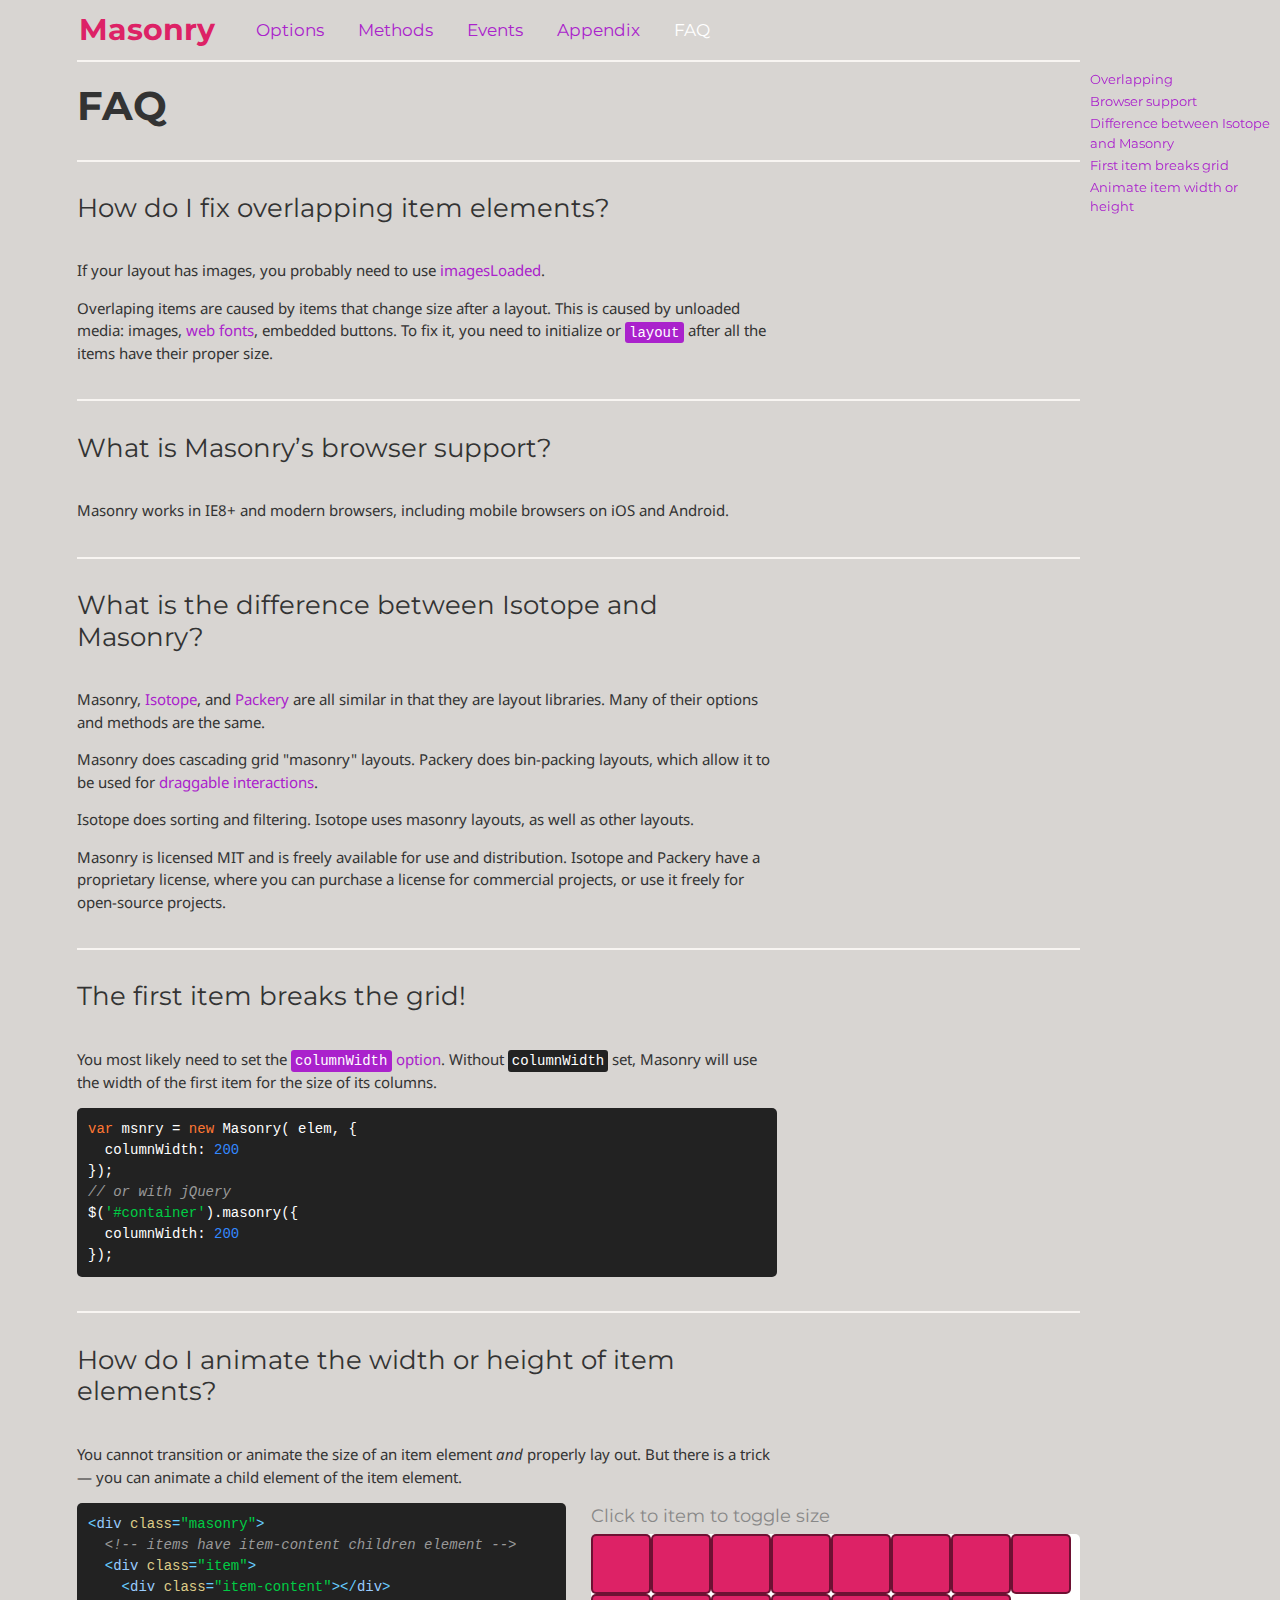
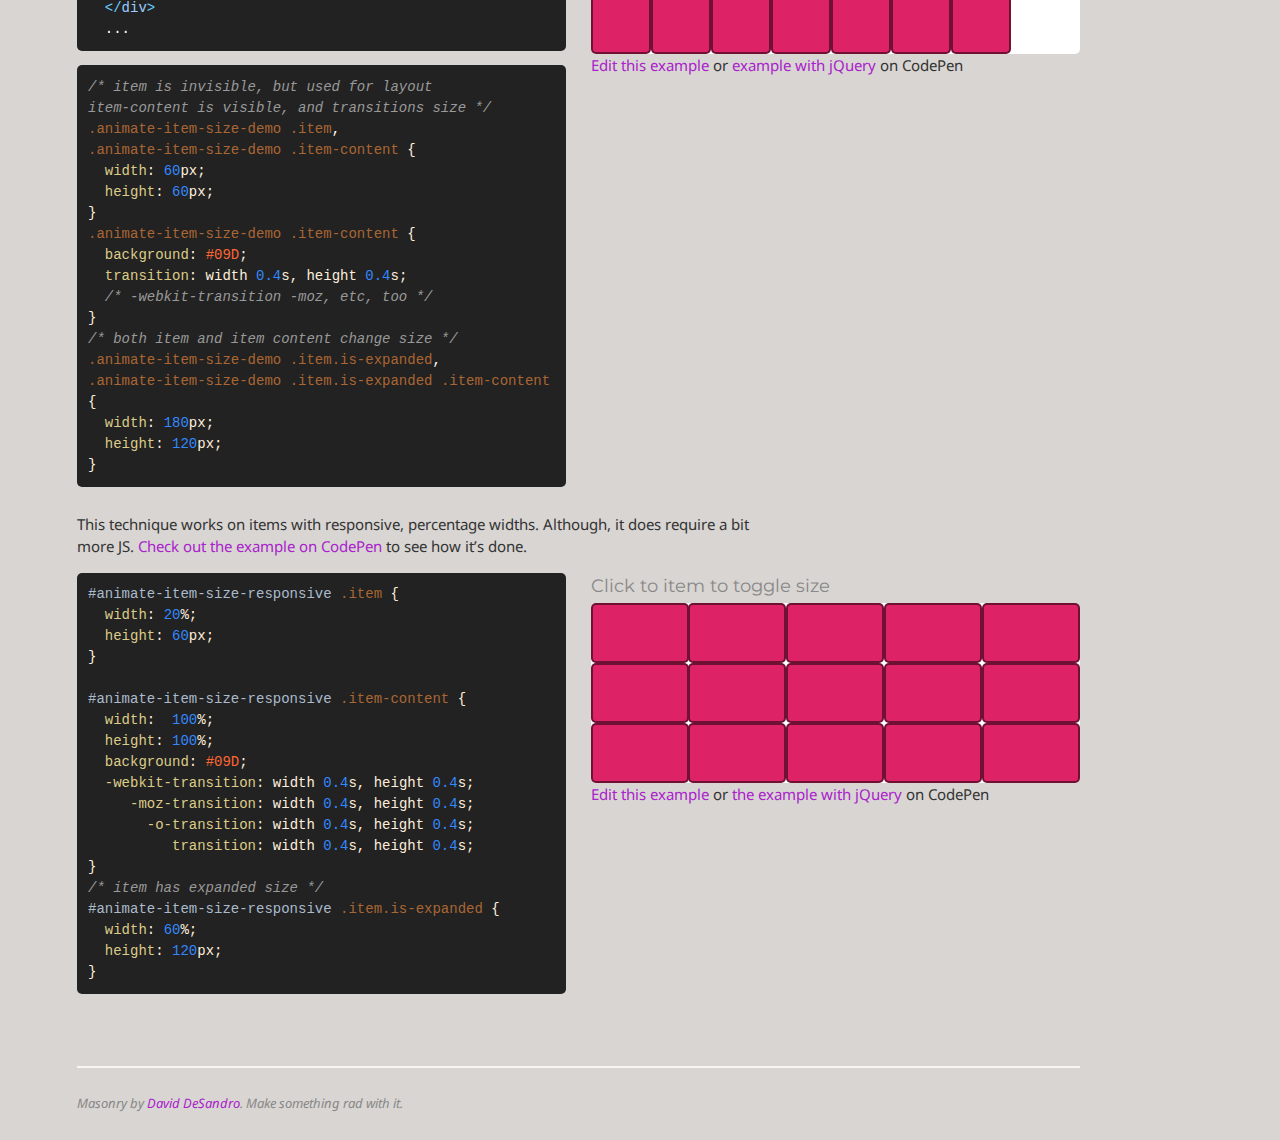
<file: masonry-docs/faq.html>
<!doctype html>
<!--[if lte IE 8]>     <html class="lt-ie9"> <![endif]-->
<!--[if gt IE 8]><!--> <html class=""> <!--<![endif]-->
<head>
  <meta charset="utf-8" />
  <meta http-equiv="X-UA-Compatible" content="IE=edge,chrome=1" />
  <meta name="viewport" content="width=device-width" />
  <meta name="description" content="Cascading grid layout library" />

  <title>Masonry FAQ</title>

  <link rel="stylesheet" href="http://fonts.googleapis.com/css?family=Montserrat:400,700|Noto+Sans:400,700,400italic" />

  
    <!-- DEV MODE - including each .css file -->
    
      <link rel="stylesheet" href="bower_components/normalize-css/normalize.css" />
    
      <link rel="stylesheet" href="css/base.css" />
    
      <link rel="stylesheet" href="css/code.css" />
    
      <link rel="stylesheet" href="css/demos.css" />
    
      <link rel="stylesheet" href="css/footer.css" />
    
      <link rel="stylesheet" href="css/hero.css" />
    
      <link rel="stylesheet" href="css/icons.css" />
    
      <link rel="stylesheet" href="css/index.css" />
    
      <link rel="stylesheet" href="css/layout.css" />
    
      <link rel="stylesheet" href="css/modules.css" />
    
      <link rel="stylesheet" href="css/site-nav.css" />
    
  

  
  <meta name="twitter:card" content="summary" />
  <meta name="twitter:site" content="@desandro" />
  <meta name="twitter:url" content="http://masonry.desandro.com/faq.html" />
  <meta name="twitter:title" content="Masonry FAQ" />
  <meta name="twitter:description" content="Cascading grid layout library" />

  

</head>
<body class="faq-page" data-page="faq">

  <div id="site-nav">
    <div class="primary-content">
      <h1><a href=".">Masonry</a></h1>
      <ol>
        <li class="nav-options"><a href="options.html">Options</a></li>
        <li class="nav-methods"><a href="methods.html">Methods</a></li>
        <li class="nav-events"><a href="events.html">Events</a></li>
        <li class="nav-appendix"><a href="appendix.html">Appendix</a></li>
        <li class="nav-faq"><a href="faq.html">FAQ</a></li>
      </ol>
    </div>
  </div>

  
  

  <div id="content">

    <div class="primary-content">
      
        <h1>FAQ</h1>
        

      
      
        <ul id="page-nav">
          
            <li><a href="#overlapping">Overlapping</a></li>
          
            <li><a href="#browser-support">Browser support</a></li>
          
            <li><a href="#difference-between-isotope-and-masonry">Difference between Isotope and Masonry</a></li>
          
            <li><a href="#first-item-breaks-grid">First item breaks grid</a></li>
          
            <li><a href="#animate-item-width-or-height">Animate item width or height</a></li>
          
        </ul>
      
    </div>

    
    

<div class="primary-content">

  <h2 id="overlapping">How do I fix overlapping item elements?</h2>

  <p>If your layout has images, you probably need to use <a href="appendix.html#imagesloaded">imagesLoaded</a>.</p>

  <p>Overlaping items are caused by items that change size after a layout. This is caused by unloaded media: images, <a href="appendix.html#web-fonts">web fonts</a>, embedded buttons. To fix it, you need to initialize or <a href="methods.html#layout"><code>layout</code></a> after all the items have their proper size.</p>

</div><div class="primary-content">

  <h2 id="browser-support">What is Masonry&rsquo;s browser support?</h2>

  <p>Masonry works in IE8+ and modern browsers, including mobile browsers on iOS and Android.</p>

</div><div class="primary-content">

  <h2 id="difference-between-isotope-and-masonry">What is the difference between Isotope and Masonry?</h2>

  <p>Masonry, <a href="http://isotope.metafizzy.co">Isotope</a>, and <a href="http://packery.metafizzy.co">Packery</a> are all similar in that they are layout libraries. Many of their options and methods are the same.</p>

  <p>Masonry does cascading grid "masonry" layouts. Packery does bin-packing layouts, which allow it to be used for <a href="">draggable interactions</a>.</p>

  <p>Isotope does sorting and filtering. Isotope uses masonry layouts, as well as other layouts. </p>

  <p>Masonry is licensed MIT and is freely available for use and distribution. Isotope and Packery have a proprietary license, where you can purchase a license for commercial projects, or use it freely for open-source projects.</p>

</div><div class="primary-content">

<h2 id="first-item-breaks-grid">The first item breaks the grid!</h2>

<p>You most likely need to set the <a href="options.html#columnwidth"><code>columnWidth</code> option</a>. Without <code>columnWidth</code> set, Masonry will use the width of the first item for the size of its columns.</p>

<pre><code class="js"><span class="keyword">var</span> msnry = <span class="keyword">new</span> Masonry( elem, {
  columnWidth: <span class="number">200</span>
});
<span class="comment">// or with jQuery</span>
$(<span class="string">'#container'</span>).masonry({
  columnWidth: <span class="number">200</span>
});</code></pre>



</div><div class="primary-content">

  <h2 id="animate-item-width-or-height">How do I animate the width or height of item elements?</h2>

  <p>You cannot transition or animate the size of an item element <em>and</em> properly lay out. But there is a trick &mdash; you can animate a child element of the item element.</p>

  <div class="row example">
    <div class="cell example-code">
<pre><code class="html"><span class="tag">&lt;<span class="title">div</span> <span class="attribute">class</span>=<span class="value">"masonry"</span>&gt;</span>
  <span class="comment">&lt;!-- items have item-content children element --&gt;</span>
  <span class="tag">&lt;<span class="title">div</span> <span class="attribute">class</span>=<span class="value">"item"</span>&gt;</span>
    <span class="tag">&lt;<span class="title">div</span> <span class="attribute">class</span>=<span class="value">"item-content"</span>&gt;</span><span class="tag">&lt;/<span class="title">div</span>&gt;</span>
  <span class="tag">&lt;/<span class="title">div</span>&gt;</span>
  ...</code></pre>

<pre><code class="css"><span class="comment">/* item is invisible, but used for layout
item-content is visible, and transitions size */</span>
<span class="class">.animate-item-size-demo</span> <span class="class">.item</span>,
<span class="class">.animate-item-size-demo</span> <span class="class">.item-content</span> <span class="rules">{
  <span class="rule"><span class="attribute">width</span>:<span class="value"> <span class="number">60</span>px;</span></span>
  <span class="rule"><span class="attribute">height</span>:<span class="value"> <span class="number">60</span>px;</span></span>
<span class="rule">}</span></span>
<span class="class">.animate-item-size-demo</span> <span class="class">.item-content</span> <span class="rules">{
  <span class="rule"><span class="attribute">background</span>:<span class="value"> <span class="hexcolor">#09D</span>;</span></span>
  <span class="rule"><span class="attribute">transition</span>:<span class="value"> width <span class="number">0.4</span>s, height <span class="number">0.4</span>s;</span></span>
  <span class="comment">/* -webkit-transition -moz, etc, too */</span>
<span class="rule">}</span></span>
<span class="comment">/* both item and item content change size */</span>
<span class="class">.animate-item-size-demo</span> <span class="class">.item</span><span class="class">.is-expanded</span>,
<span class="class">.animate-item-size-demo</span> <span class="class">.item</span><span class="class">.is-expanded</span> <span class="class">.item-content</span> <span class="rules">{
  <span class="rule"><span class="attribute">width</span>:<span class="value"> <span class="number">180</span>px;</span></span>
  <span class="rule"><span class="attribute">height</span>:<span class="value"> <span class="number">120</span>px;</span></span>
<span class="rule">}</span></span></code></pre>

    </div>
    <div id="animate-item-size" class="cell demo">
      <p class="instruction">Click to item to toggle size</p>
      <div class="masonry clickable animate-item-size-demo">
          <div class="item">
    <div class="item-content"></div>
  </div>
  <div class="item">
    <div class="item-content"></div>
  </div>
  <div class="item">
    <div class="item-content"></div>
  </div>
  <div class="item">
    <div class="item-content"></div>
  </div>
  <div class="item">
    <div class="item-content"></div>
  </div>
  <div class="item">
    <div class="item-content"></div>
  </div>
  <div class="item">
    <div class="item-content"></div>
  </div>
  <div class="item">
    <div class="item-content"></div>
  </div>
  <div class="item">
    <div class="item-content"></div>
  </div>
  <div class="item">
    <div class="item-content"></div>
  </div>
  <div class="item">
    <div class="item-content"></div>
  </div>
  <div class="item">
    <div class="item-content"></div>
  </div>
  <div class="item">
    <div class="item-content"></div>
  </div>
  <div class="item">
    <div class="item-content"></div>
  </div>
  <div class="item">
    <div class="item-content"></div>
  </div>

      </div>
      <p class="edit"><a href="http://codepen.io/desandro/pen/ILbJy">Edit this example</a> or <a href="http://codepen.io/desandro/pen/daKBo">example with jQuery</a>  on CodePen</p>
    </div>
  </div>

  <p>This technique works on items with responsive, percentage widths. Although, it does require a bit more JS. <a href="http://codepen.io/desandro/pen/jGJKL">Check out the example on CodePen</a> to see how it&rsquo;s done.</p>

  <div class="row example">
    <div class="cell example-code">
<pre><code class="css"><span class="id">#animate-item-size-responsive</span> <span class="class">.item</span> <span class="rules">{
  <span class="rule"><span class="attribute">width</span>:<span class="value"> <span class="number">20</span>%;</span></span>
  <span class="rule"><span class="attribute">height</span>:<span class="value"> <span class="number">60</span>px;</span></span>
<span class="rule">}</span></span>

<span class="id">#animate-item-size-responsive</span> <span class="class">.item-content</span> <span class="rules">{
  <span class="rule"><span class="attribute">width</span>:<span class="value">  <span class="number">100</span>%;</span></span>
  <span class="rule"><span class="attribute">height</span>:<span class="value"> <span class="number">100</span>%;</span></span>
  <span class="rule"><span class="attribute">background</span>:<span class="value"> <span class="hexcolor">#09D</span>;</span></span>
  <span class="rule"><span class="attribute">-webkit-transition</span>:<span class="value"> width <span class="number">0.4</span>s, height <span class="number">0.4</span>s;</span></span>
     <span class="rule"><span class="attribute">-moz-transition</span>:<span class="value"> width <span class="number">0.4</span>s, height <span class="number">0.4</span>s;</span></span>
       <span class="rule"><span class="attribute">-o-transition</span>:<span class="value"> width <span class="number">0.4</span>s, height <span class="number">0.4</span>s;</span></span>
          <span class="rule"><span class="attribute">transition</span>:<span class="value"> width <span class="number">0.4</span>s, height <span class="number">0.4</span>s;</span></span>
<span class="rule">}</span></span>
<span class="comment">/* item has expanded size */</span>
<span class="id">#animate-item-size-responsive</span> <span class="class">.item</span><span class="class">.is-expanded</span> <span class="rules">{
  <span class="rule"><span class="attribute">width</span>:<span class="value"> <span class="number">60</span>%;</span></span>
  <span class="rule"><span class="attribute">height</span>:<span class="value"> <span class="number">120</span>px;</span></span>
<span class="rule">}</span></span></code></pre>

    </div>
    <div id="animate-item-size-responsive" class="cell demo">
      <p class="instruction">Click to item to toggle size</p>
      <div class="masonry clickable animate-item-size-demo">
        <div class="grid-sizer"></div>
          <div class="item">
    <div class="item-content"></div>
  </div>
  <div class="item">
    <div class="item-content"></div>
  </div>
  <div class="item">
    <div class="item-content"></div>
  </div>
  <div class="item">
    <div class="item-content"></div>
  </div>
  <div class="item">
    <div class="item-content"></div>
  </div>
  <div class="item">
    <div class="item-content"></div>
  </div>
  <div class="item">
    <div class="item-content"></div>
  </div>
  <div class="item">
    <div class="item-content"></div>
  </div>
  <div class="item">
    <div class="item-content"></div>
  </div>
  <div class="item">
    <div class="item-content"></div>
  </div>
  <div class="item">
    <div class="item-content"></div>
  </div>
  <div class="item">
    <div class="item-content"></div>
  </div>
  <div class="item">
    <div class="item-content"></div>
  </div>
  <div class="item">
    <div class="item-content"></div>
  </div>
  <div class="item">
    <div class="item-content"></div>
  </div>

      </div>
      <p class="edit"><a href="http://codepen.io/desandro/pen/BnCqy">Edit this example</a> or <a href="http://codepen.io/desandro/pen/JFpIB"> the example with jQuery</a> on CodePen</p>
    </div>

  </div>

</div>

  </div>

  <div id="footer">
    <div class="primary-content">
      Masonry by <a href="http://desandro.com">David DeSandro</a>. Make something rad with it.
    </div>
  </div>

<!-- Masonry does NOT require jQuery.
     jQuery is only used to demonstrate Masonry as a jQuery plugin -->
<script src="http://ajax.googleapis.com/ajax/libs/jquery/1.10.0/jquery.min.js"></script>
<script>window.jQuery || document.write('<script src="bower_components/jquery/jquery.min.js"><\/script>')</script>


  <!-- DEV MODE - including each .js file -->
  
    <script src="bower_components/classie/classie.js"></script>
  
    <script src="bower_components/eventie/eventie.js"></script>
  
    <script src="bower_components/doc-ready/doc-ready.js"></script>
  
    <script src="bower_components/get-style-property/get-style-property.js"></script>
  
    <script src="bower_components/eventEmitter/EventEmitter.js"></script>
  
    <script src="bower_components/imagesloaded/imagesloaded.js"></script>
  
    <script src="bower_components/get-size/get-size.js"></script>
  
    <script src="bower_components/jquery-bridget/jquery.bridget.js"></script>
  
    <script src="bower_components/matches-selector/matches-selector.js"></script>
  
    <script src="bower_components/outlayer/item.js"></script>
  
    <script src="bower_components/outlayer/outlayer.js"></script>
  
    <script src="bower_components/masonry/masonry.js"></script>
  
    <script src="js/controller.js"></script>
  
    <script src="js/pages/events.js"></script>
  
    <script src="js/pages/faq.js"></script>
  
    <script src="js/pages/index.js"></script>
  
    <script src="js/pages/methods.js"></script>
  




</body>
</html>
</file>
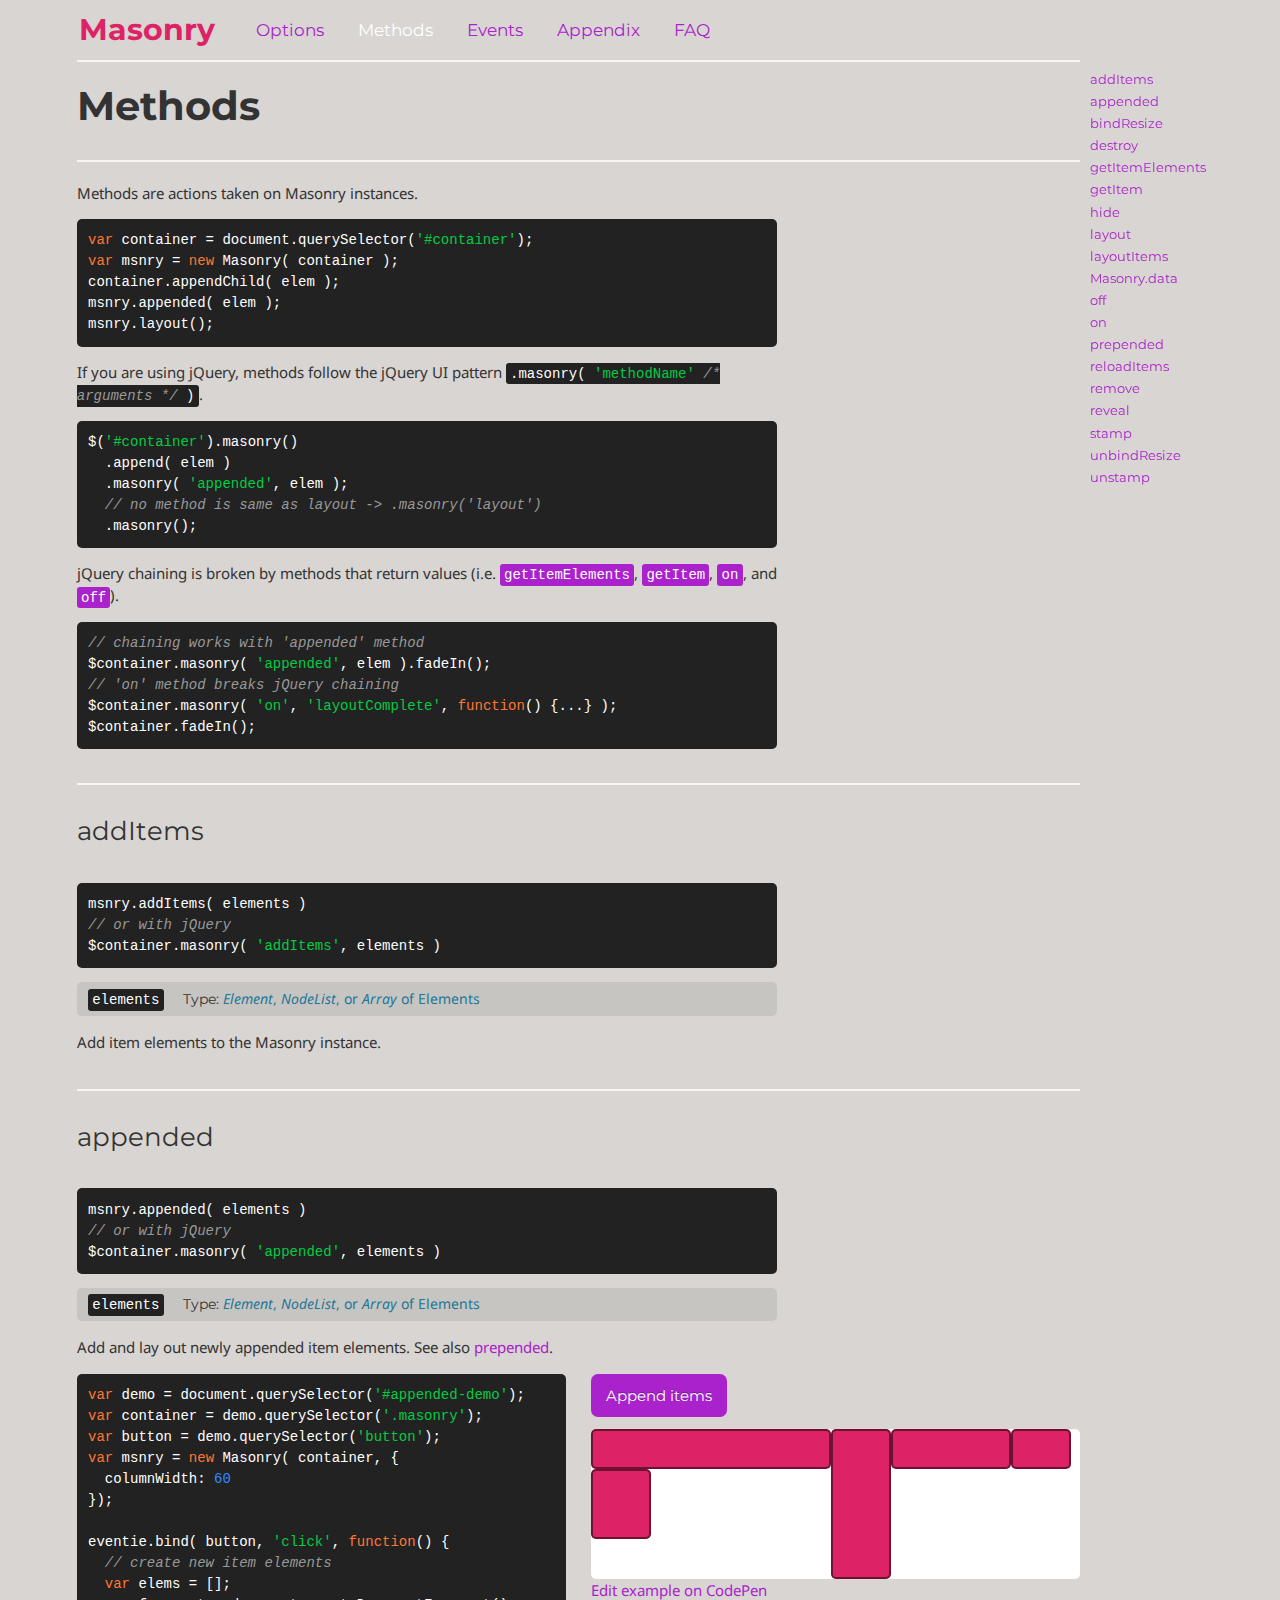
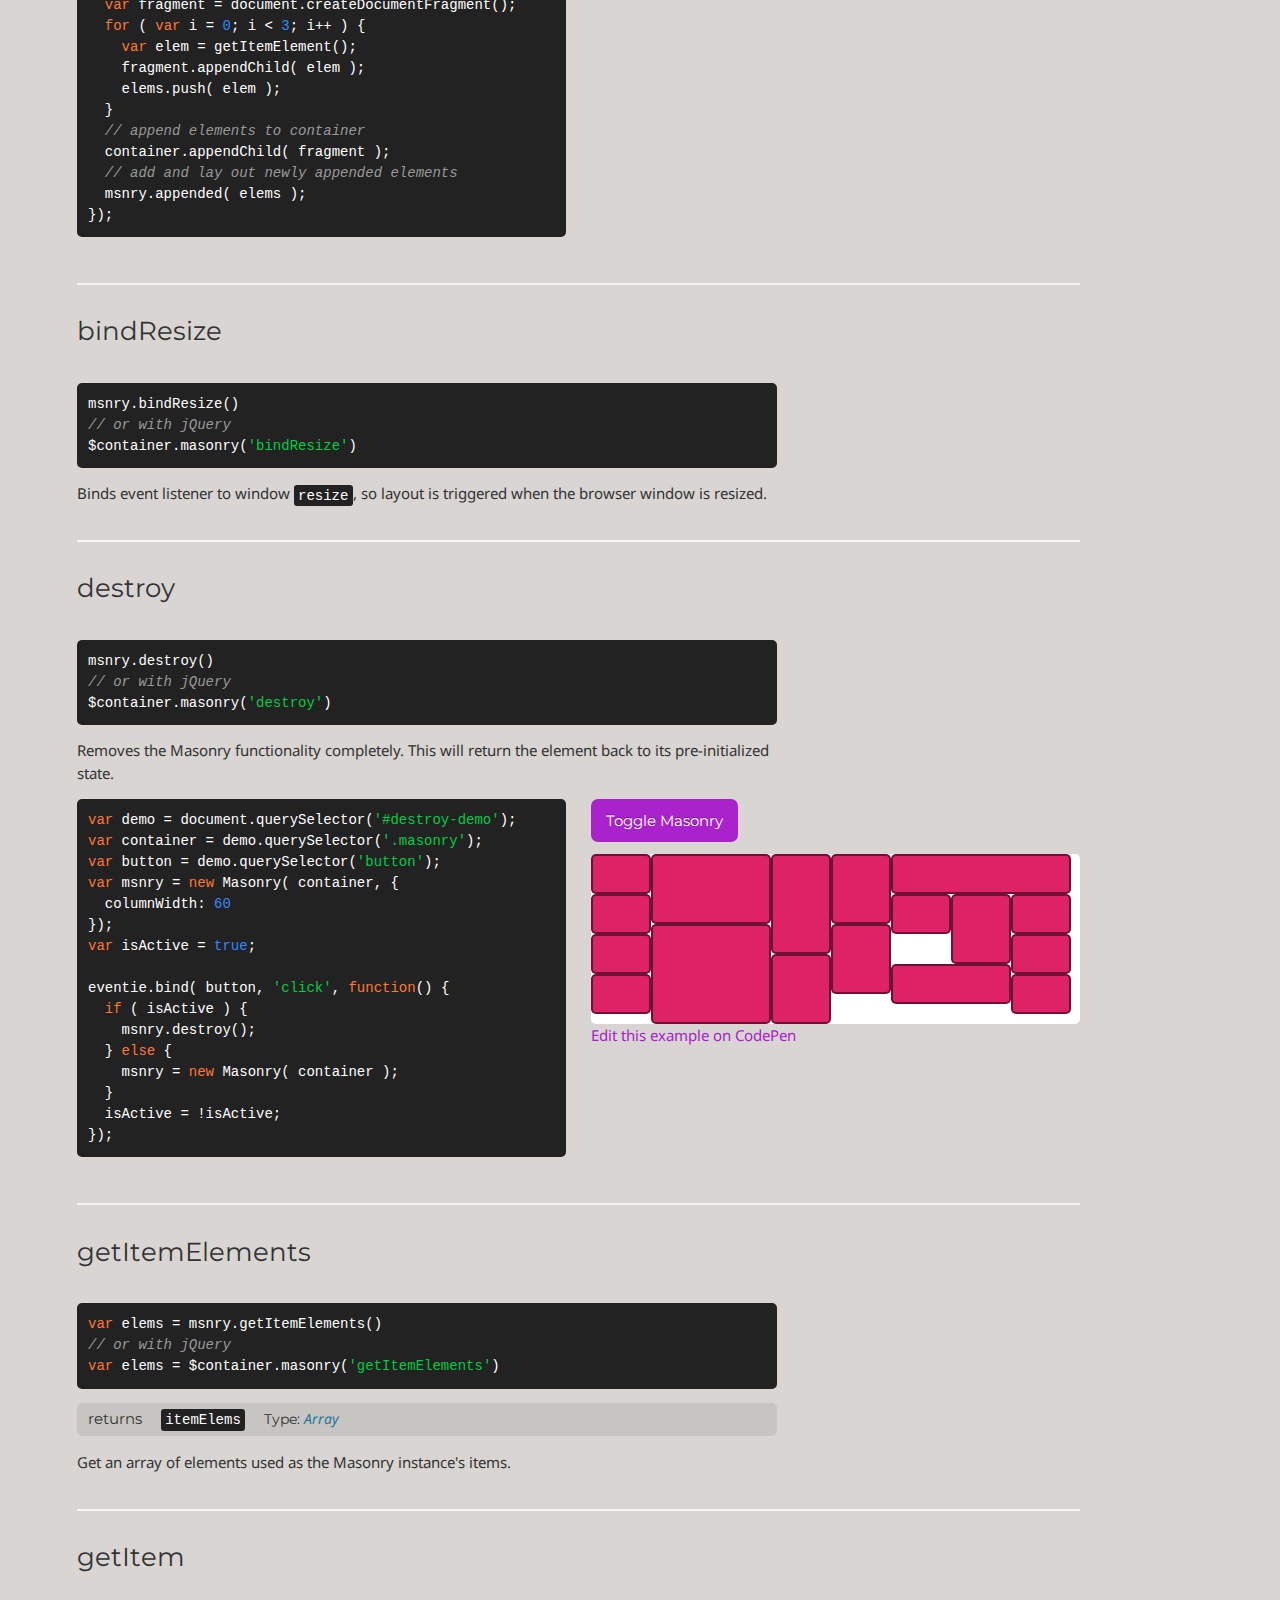
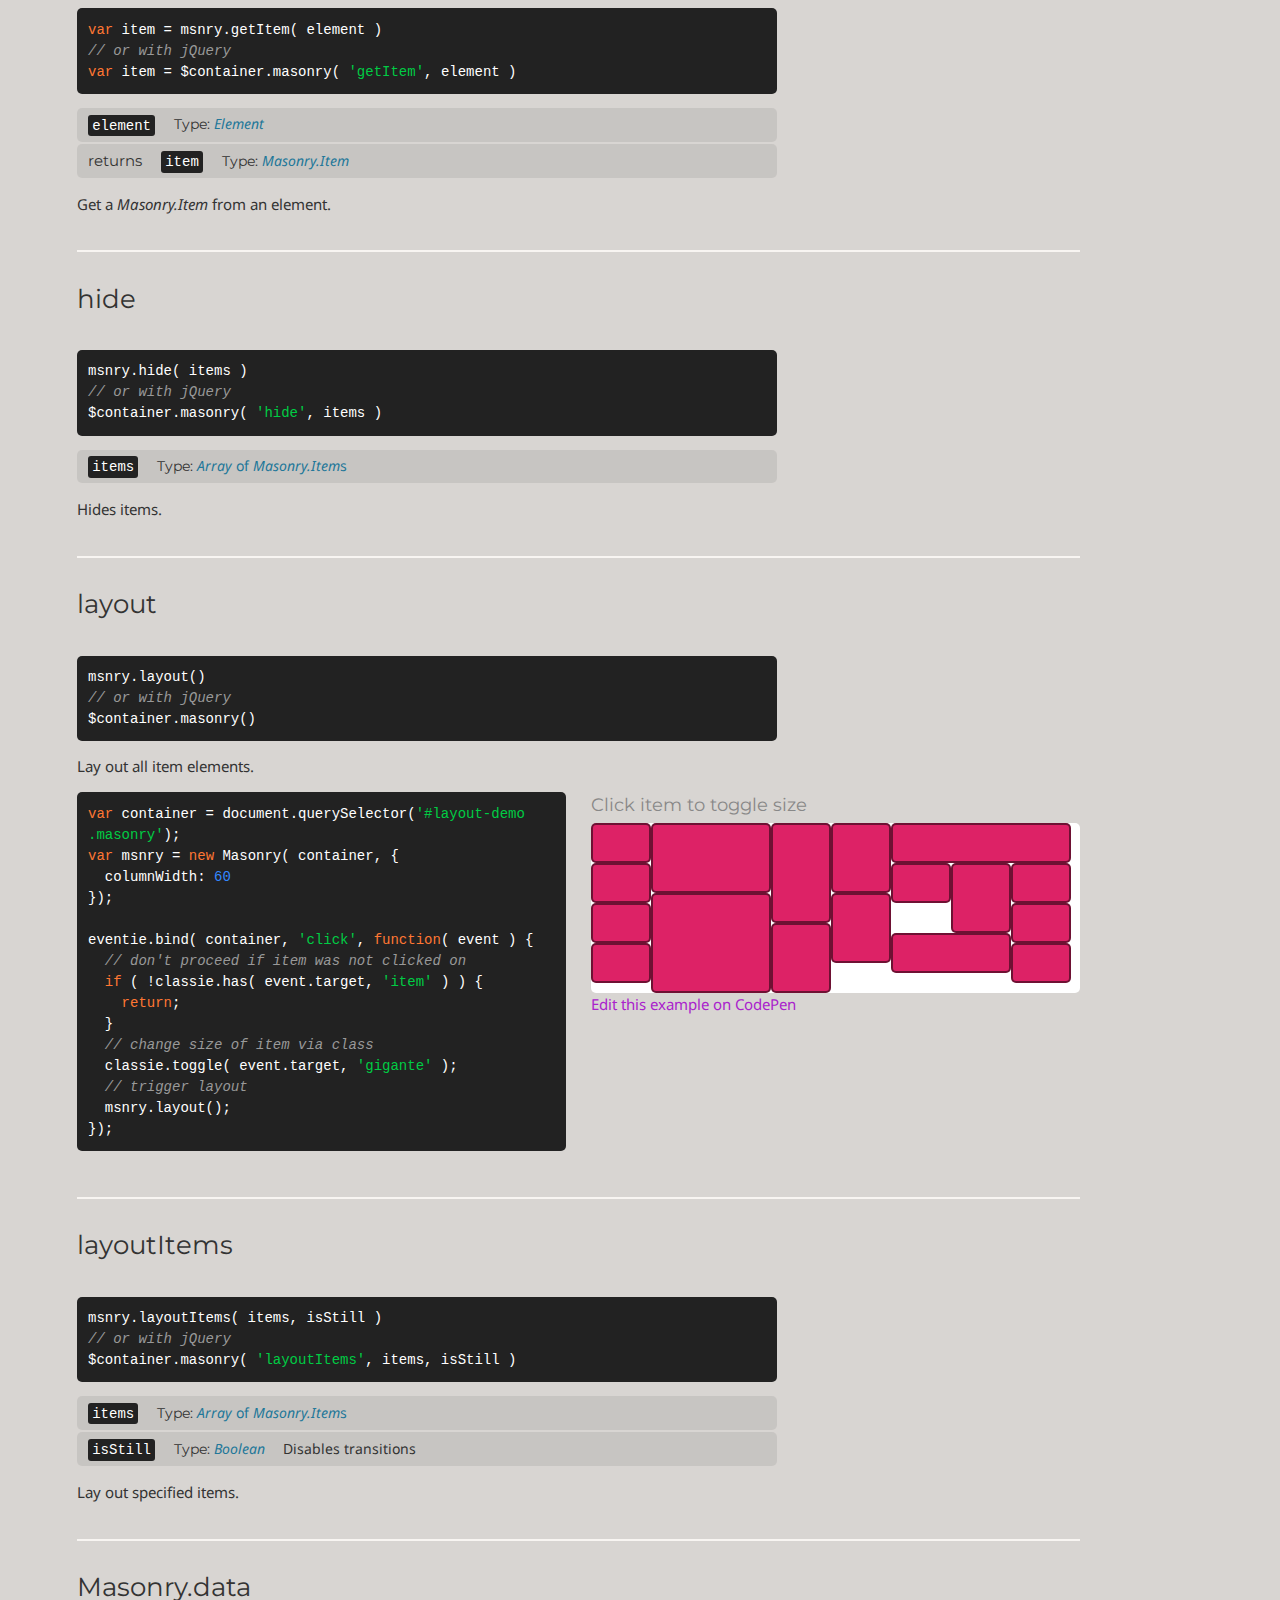
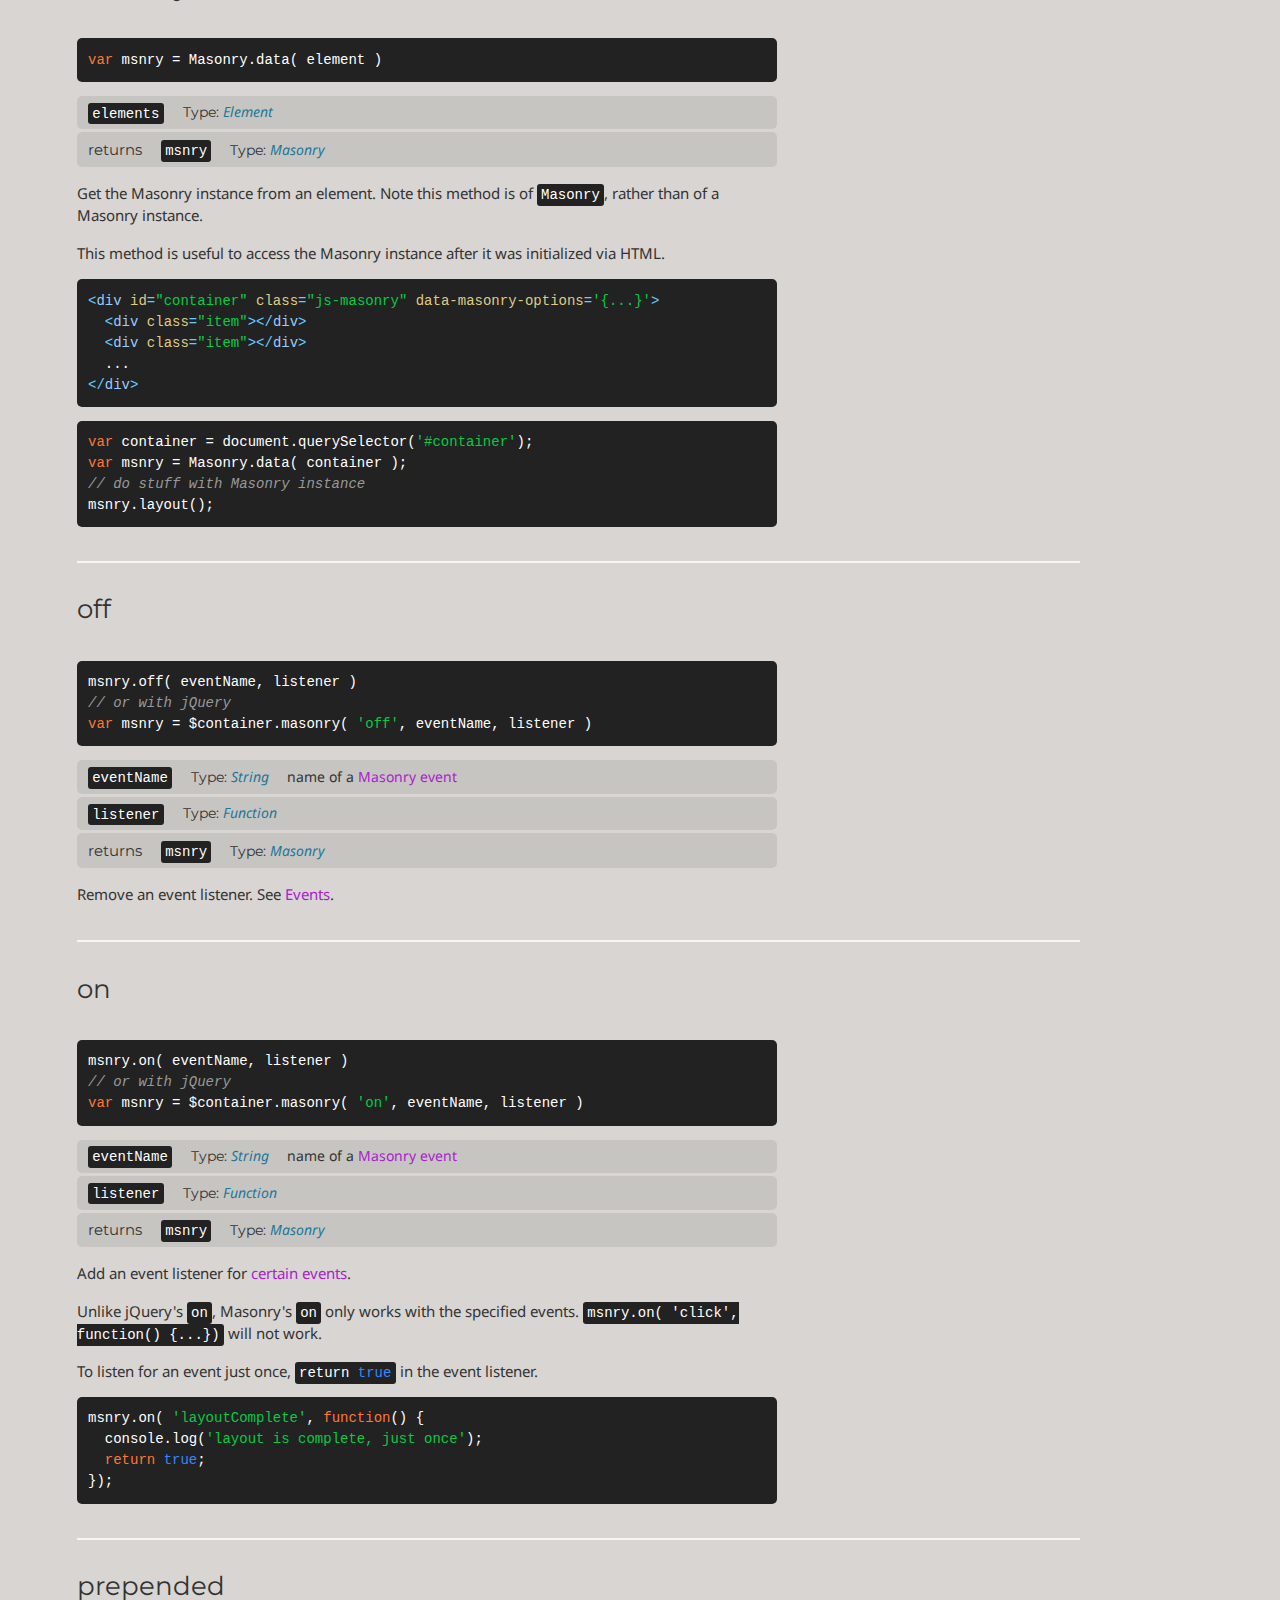
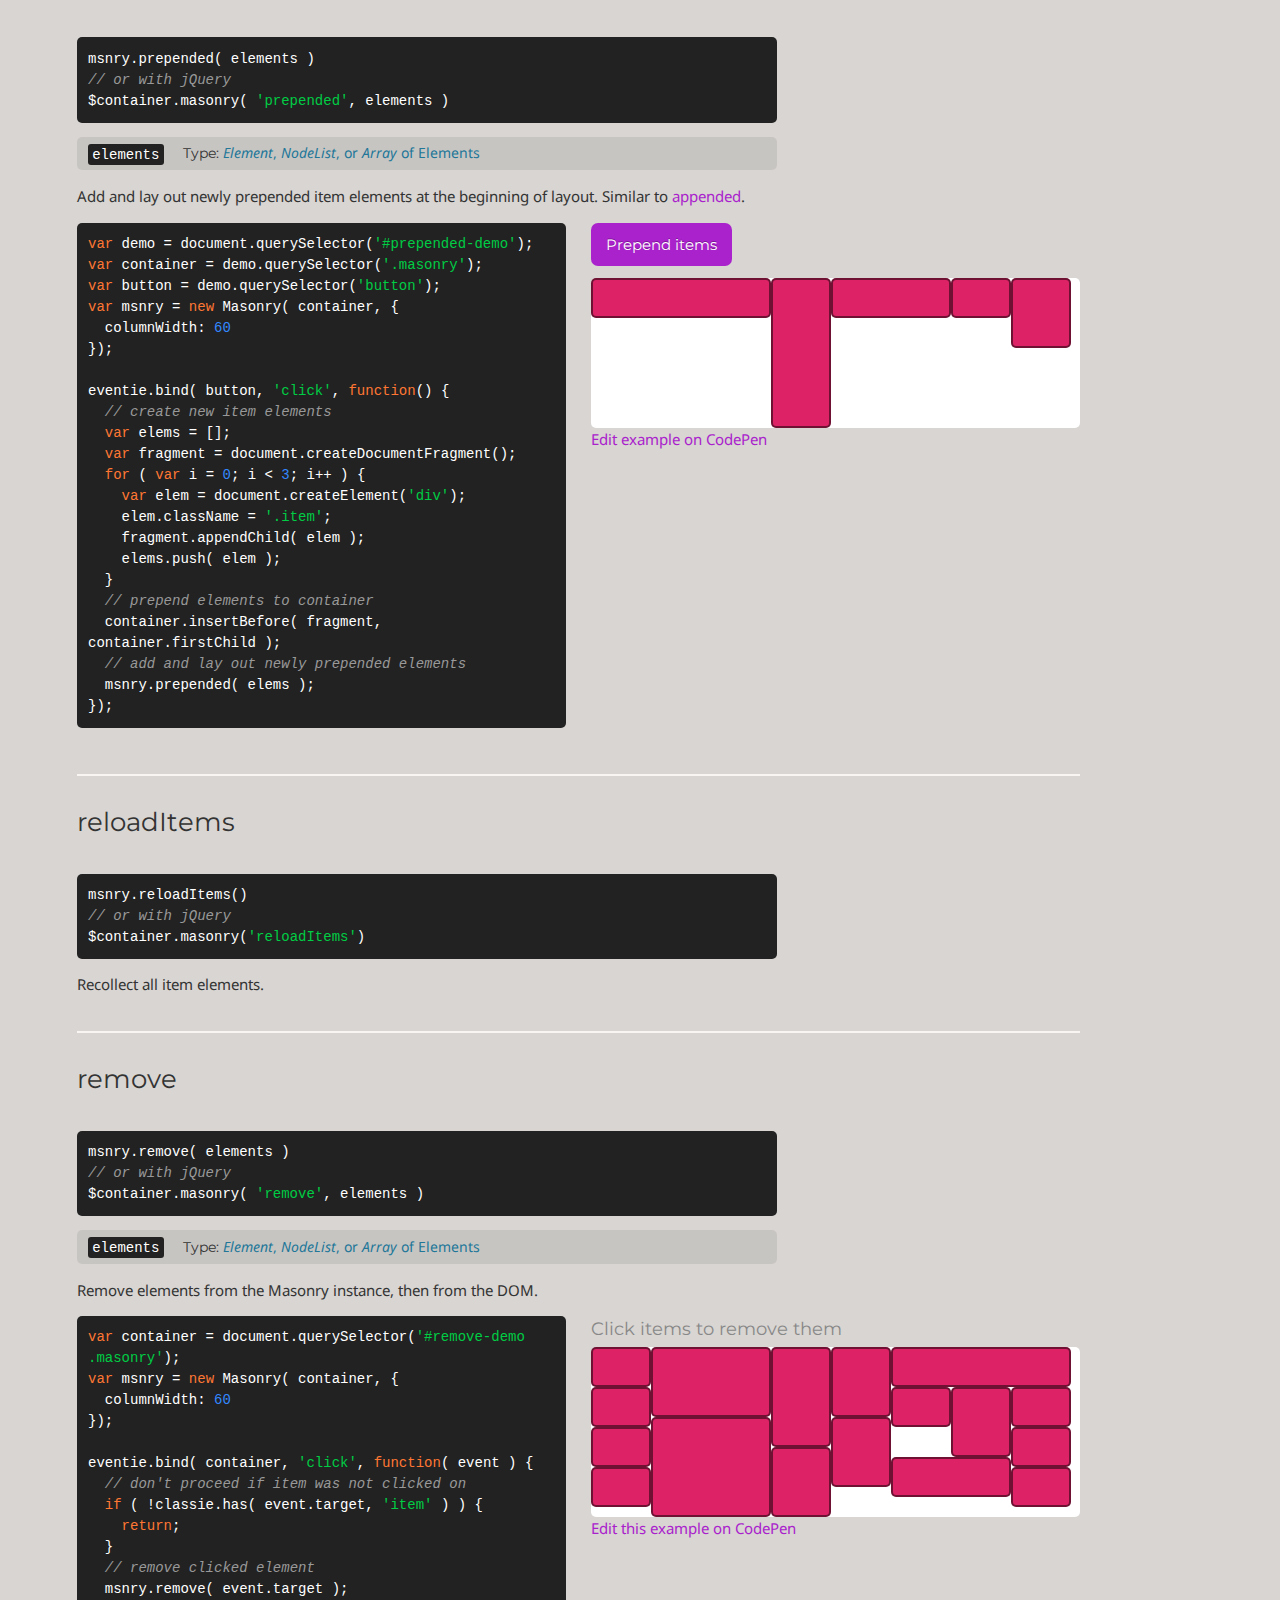
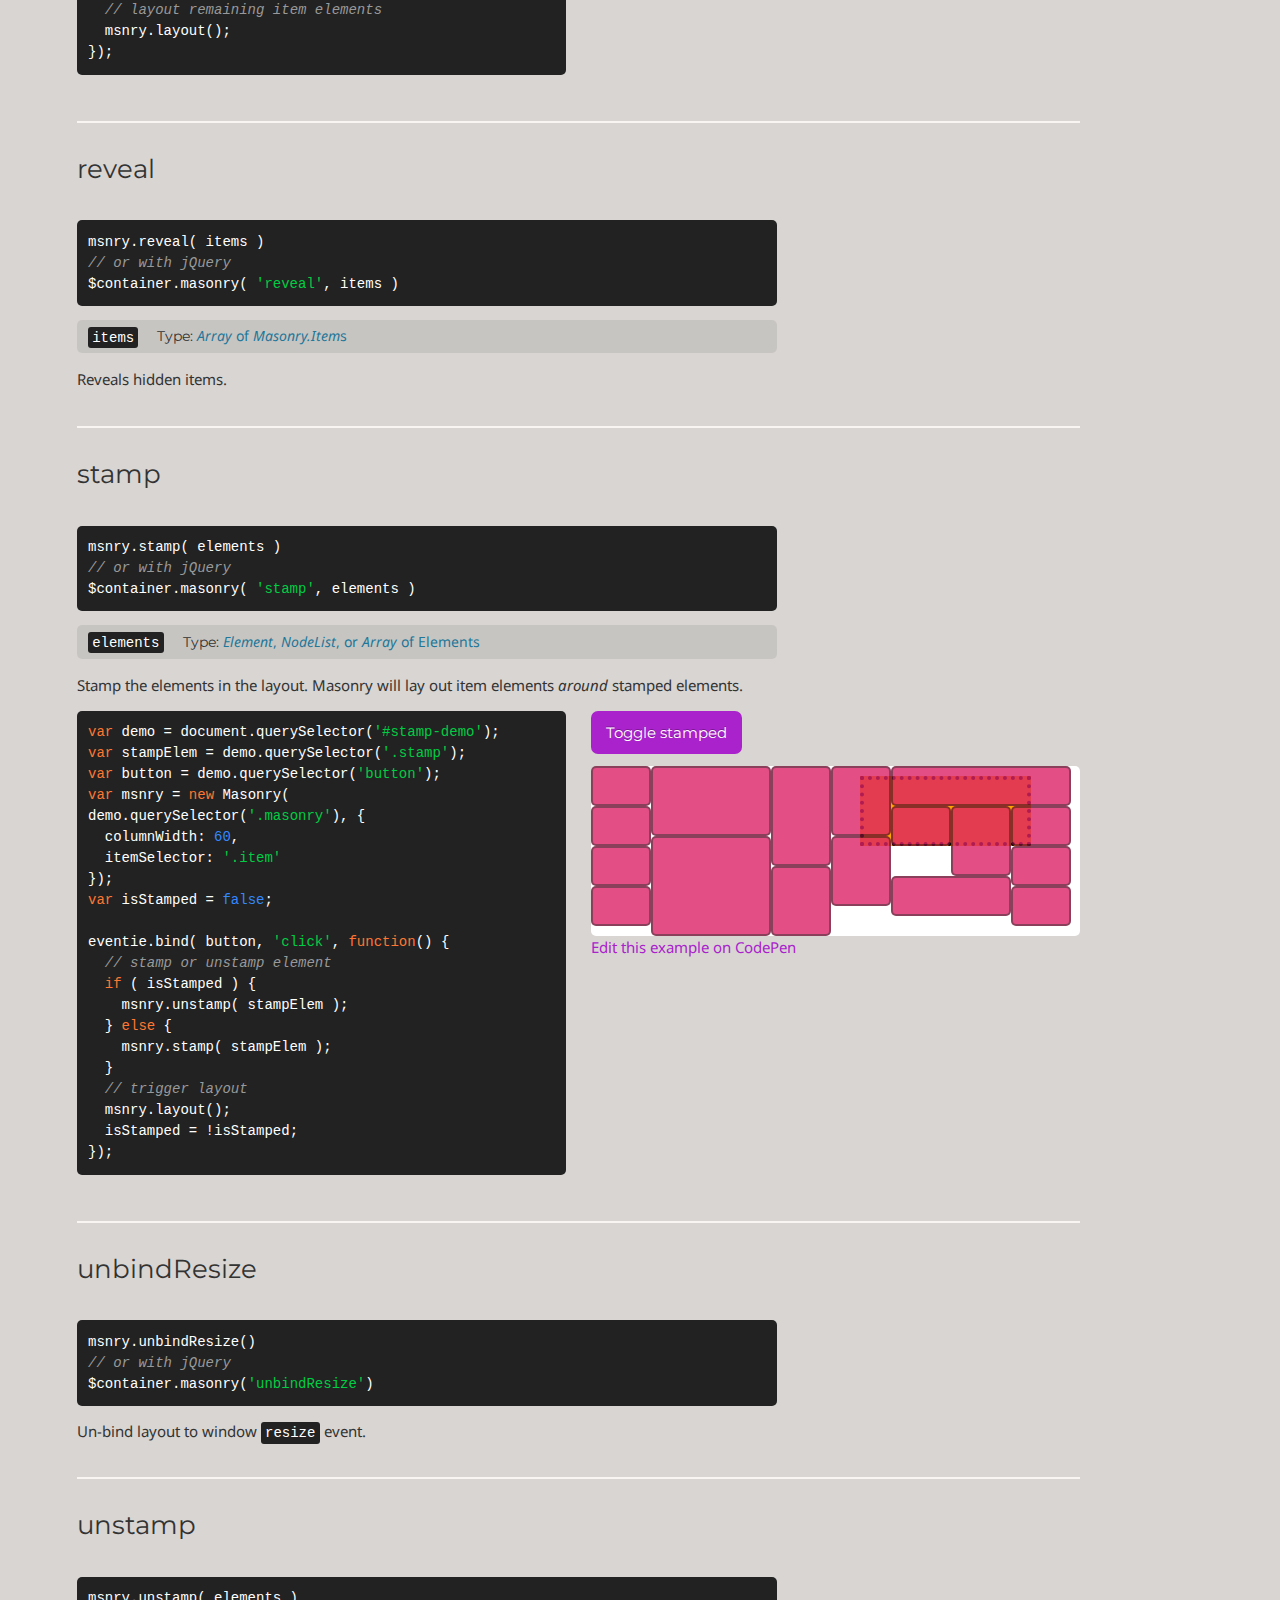
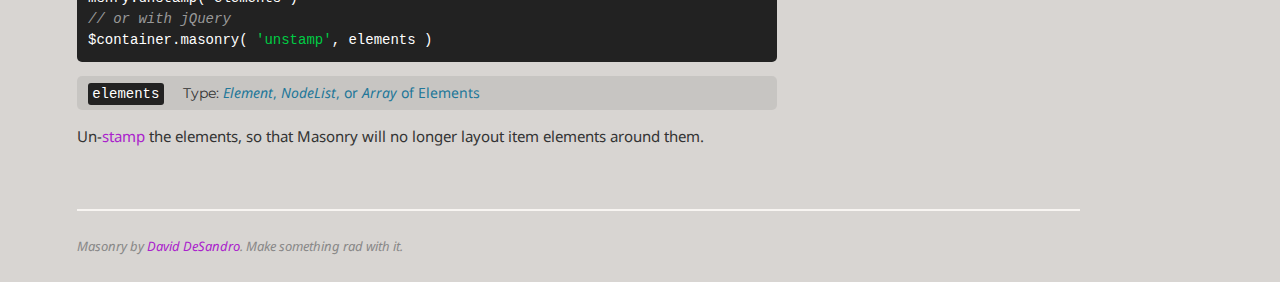
<file: masonry-docs/methods.html>
<!doctype html>
<!--[if lte IE 8]>     <html class="lt-ie9"> <![endif]-->
<!--[if gt IE 8]><!--> <html class=""> <!--<![endif]-->
<head>
  <meta charset="utf-8" />
  <meta http-equiv="X-UA-Compatible" content="IE=edge,chrome=1" />
  <meta name="viewport" content="width=device-width" />
  <meta name="description" content="Cascading grid layout library" />

  <title>Masonry Methods</title>

  <link rel="stylesheet" href="http://fonts.googleapis.com/css?family=Montserrat:400,700|Noto+Sans:400,700,400italic" />

  
    <!-- DEV MODE - including each .css file -->
    
      <link rel="stylesheet" href="bower_components/normalize-css/normalize.css" />
    
      <link rel="stylesheet" href="css/base.css" />
    
      <link rel="stylesheet" href="css/code.css" />
    
      <link rel="stylesheet" href="css/demos.css" />
    
      <link rel="stylesheet" href="css/footer.css" />
    
      <link rel="stylesheet" href="css/hero.css" />
    
      <link rel="stylesheet" href="css/icons.css" />
    
      <link rel="stylesheet" href="css/index.css" />
    
      <link rel="stylesheet" href="css/layout.css" />
    
      <link rel="stylesheet" href="css/modules.css" />
    
      <link rel="stylesheet" href="css/site-nav.css" />
    
  

  
  <meta name="twitter:card" content="summary" />
  <meta name="twitter:site" content="@desandro" />
  <meta name="twitter:url" content="http://masonry.desandro.com/methods.html" />
  <meta name="twitter:title" content="Masonry Methods" />
  <meta name="twitter:description" content="Cascading grid layout library" />

  

</head>
<body class="methods-page" data-page="methods">

  <div id="site-nav">
    <div class="primary-content">
      <h1><a href=".">Masonry</a></h1>
      <ol>
        <li class="nav-options"><a href="options.html">Options</a></li>
        <li class="nav-methods"><a href="methods.html">Methods</a></li>
        <li class="nav-events"><a href="events.html">Events</a></li>
        <li class="nav-appendix"><a href="appendix.html">Appendix</a></li>
        <li class="nav-faq"><a href="faq.html">FAQ</a></li>
      </ol>
    </div>
  </div>

  
  

  <div id="content">

    <div class="primary-content">
      
        <h1>Methods</h1>
        

      
      
        <ul id="page-nav">
          
            <li><a href="#additems">addItems</a></li>
          
            <li><a href="#appended">appended</a></li>
          
            <li><a href="#bindresize">bindResize</a></li>
          
            <li><a href="#destroy">destroy</a></li>
          
            <li><a href="#getitemelements">getItemElements</a></li>
          
            <li><a href="#getitem">getItem</a></li>
          
            <li><a href="#hide">hide</a></li>
          
            <li><a href="#layout">layout</a></li>
          
            <li><a href="#layoutitems">layoutItems</a></li>
          
            <li><a href="#masonry-data">Masonry.data</a></li>
          
            <li><a href="#off">off</a></li>
          
            <li><a href="#on">on</a></li>
          
            <li><a href="#prepended">prepended</a></li>
          
            <li><a href="#reloaditems">reloadItems</a></li>
          
            <li><a href="#remove">remove</a></li>
          
            <li><a href="#reveal">reveal</a></li>
          
            <li><a href="#stamp">stamp</a></li>
          
            <li><a href="#unbindresize">unbindResize</a></li>
          
            <li><a href="#unstamp">unstamp</a></li>
          
        </ul>
      
    </div>

    
    
<div class="primary-content">

<p>Methods are actions taken on Masonry instances.</p>

<pre><code class="js"><span class="keyword">var</span> container = document.querySelector(<span class="string">'#container'</span>);
<span class="keyword">var</span> msnry = <span class="keyword">new</span> Masonry( container );
container.appendChild( elem );
msnry.appended( elem );
msnry.layout();</code></pre>


<p>If you are using jQuery, methods follow the jQuery UI pattern <code>.masonry( <span class="string">'methodName'</span> <span class="comment">/* arguments */</span> )</code>.</p>

<pre><code class="js">$(<span class="string">'#container'</span>).masonry()
  .append( elem )
  .masonry( <span class="string">'appended'</span>, elem );
  <span class="comment">// no method is same as layout -&gt; .masonry('layout')</span>
  .masonry();</code></pre>


<p>jQuery chaining is broken by methods that return values (i.e. 
  <a href="#getitemelements"><code>getItemElements</code></a>,
  <a href="#getitem"><code>getItem</code></a>,
  <a href="#on"><code>on</code></a>, and
  <a href="#off"><code>off</code></a>).</p>

<pre><code class="js"><span class="comment">// chaining works with 'appended' method</span>
$container.masonry( <span class="string">'appended'</span>, elem ).fadeIn();
<span class="comment">// 'on' method breaks jQuery chaining</span>
$container.masonry( <span class="string">'on'</span>, <span class="string">'layoutComplete'</span>, <span class="keyword">function</span>() {...} );
$container.fadeIn();</code></pre>


</div><div class="primary-content">

<h2 id="additems">addItems</h2>

<pre><code class="js">msnry.addItems( elements )
<span class="comment">// or with jQuery</span>
$container.masonry( <span class="string">'addItems'</span>, elements )</code></pre>


<ul class="params">
  <li class="param">
    <h5 class="param-name param-bit"><code>elements</code></h5>
    <p class="type param-bit">
      <b>Type:</b>
      <span class="value">
        <i>Element</i>,
        <i>NodeList</i>, or
        <i>Array</i> of Elements
      </span>
    </p>
  </li>
</ul>

<p>Add item elements to the Masonry instance.</p>

</div><div class="primary-content">

<h2 id="appended">appended</h2>

<pre><code class="js">msnry.appended( elements )
<span class="comment">// or with jQuery</span>
$container.masonry( <span class="string">'appended'</span>, elements )</code></pre>


<ul class="params">
  <li class="param">
    <h5 class="param-name param-bit"><code>elements</code></h5>
    <p class="type param-bit">
      <b>Type:</b>
      <span class="value">
        <i>Element</i>,
        <i>NodeList</i>, or
        <i>Array</i> of Elements
      </span>
    </p>
  </li>
</ul>

<p>Add and lay out newly appended item elements. See also <a href="#prepended">prepended</a>.</p>

<div class="row example">
  <div class="cell example-code">
<pre><code class="js"><span class="keyword">var</span> demo = document.querySelector(<span class="string">'#appended-demo'</span>);
<span class="keyword">var</span> container = demo.querySelector(<span class="string">'.masonry'</span>);
<span class="keyword">var</span> button = demo.querySelector(<span class="string">'button'</span>);
<span class="keyword">var</span> msnry = <span class="keyword">new</span> Masonry( container, {
  columnWidth: <span class="number">60</span>
});

eventie.bind( button, <span class="string">'click'</span>, <span class="keyword">function</span>() {
  <span class="comment">// create new item elements</span>
  <span class="keyword">var</span> elems = [];
  <span class="keyword">var</span> fragment = document.createDocumentFragment();
  <span class="keyword">for</span> ( <span class="keyword">var</span> i = <span class="number">0</span>; i &lt; <span class="number">3</span>; i++ ) {
    <span class="keyword">var</span> elem = getItemElement();
    fragment.appendChild( elem );
    elems.push( elem );
  }
  <span class="comment">// append elements to container</span>
  container.appendChild( fragment );
  <span class="comment">// add and lay out newly appended elements</span>
  msnry.appended( elems );
});</code></pre>

  </div>
  <div id="appended-demo" class="cell demo">
    <button class="button">Append items</button>
    <div class="masonry">
      <div class="item w4"></div>
      <div class="item h4"></div>
      <div class="item w2"></div>
      <div class="item"></div>
      <div class="item h2"></div>
    </div>
    <p class="edit"><a href="http://codepen.io/desandro/pen/JzDis">Edit example on CodePen</a></p>
  </div>
</div>

</div><div class="primary-content">

<h2 id="bindresize">bindResize</h2>

<pre><code class="js">msnry.bindResize()
<span class="comment">// or with jQuery</span>
$container.masonry(<span class="string">'bindResize'</span>)</code></pre>


<p>Binds event listener to window <code>resize</code>, so layout is triggered when the browser window is resized.</p>

</div><div class="primary-content">

<h2 id="destroy">destroy</h2>

<pre><code class="js">msnry.destroy()
<span class="comment">// or with jQuery</span>
$container.masonry(<span class="string">'destroy'</span>)</code></pre>


<p>Removes the Masonry functionality completely. This will return the element back to its pre-initialized state.</p>

<div class="row example">
  <div class="cell example-code">
<pre><code class="js"><span class="keyword">var</span> demo = document.querySelector(<span class="string">'#destroy-demo'</span>);
<span class="keyword">var</span> container = demo.querySelector(<span class="string">'.masonry'</span>);
<span class="keyword">var</span> button = demo.querySelector(<span class="string">'button'</span>);
<span class="keyword">var</span> msnry = <span class="keyword">new</span> Masonry( container, {
  columnWidth: <span class="number">60</span>
});
<span class="keyword">var</span> isActive = <span class="literal">true</span>;

eventie.bind( button, <span class="string">'click'</span>, <span class="keyword">function</span>() {
  <span class="keyword">if</span> ( isActive ) {
    msnry.destroy();
  } <span class="keyword">else</span> {
    msnry = <span class="keyword">new</span> Masonry( container );
  }
  isActive = !isActive;
});</code></pre>

  </div>
  <div id="destroy-demo" class="cell demo">
    <button class="button">Toggle Masonry</button>
    <div class="masonry">
      <div class="item"></div>
<div class="item w2 h2"></div>
<div class="item h3"></div>
<div class="item h2"></div>
<div class="item w3"></div>
<div class="item"></div>
<div class="item"></div>
<div class="item h2"></div>
<div class="item w2 h3"></div>
<div class="item"></div>
<div class="item h2"></div>
<div class="item"></div>
<div class="item w2"></div>
<div class="item"></div>
<div class="item h2"></div>
<div class="item"></div>
<div class="item"></div>

    </div>
    <p class="edit"><a href="http://codepen.io/desandro/pen/EogCw">Edit this example on CodePen</a></p>
  </div>
</div>

</div><div class="primary-content">

<h2 id="getitemelements">getItemElements</h2>

<pre><code class="js"><span class="keyword">var</span> elems = msnry.getItemElements()
<span class="comment">// or with jQuery</span>
<span class="keyword">var</span> elems = $container.masonry(<span class="string">'getItemElements'</span>)</code></pre>


<ul class="params">
  <li class="param">
    <h5 class="param-name param-bit">returns</h5>
    <h5 class="param-name param-bit"><code>itemElems</code></h5>
    <p class="type param-bit">
      <b>Type:</b> <span class="value"><i>Array</i></span>
    </p>
  </li>
</ul>

<p>Get an array of elements used as the Masonry instance's items.</p>

</div><div class="primary-content">

<h2 id="getitem">getItem</h2>

<pre><code class="js"><span class="keyword">var</span> item = msnry.getItem( element )
<span class="comment">// or with jQuery</span>
<span class="keyword">var</span> item = $container.masonry( <span class="string">'getItem'</span>, element )</code></pre>


<ul class="params">
  <li class="param">
    <h5 class="param-name param-bit"><code>element</code></h5>
    <p class="type param-bit">
      <b>Type:</b> <span class="value"><i>Element</i></span>
    </p>
  </li>
  <li class="param">
    <h5 class="param-name param-bit">returns</h5>
    <h5 class="param-name param-bit"><code>item</code></h5>
    <p class="type param-bit">
      <b>Type:</b> <span class="value"><i>Masonry.Item</i></span>
    </p>
  </li>
</ul>

<p>Get a <i>Masonry.Item</i> from an element.</p>

</div><div class="primary-content">

<h2 id="hide">hide</h2>

<pre><code class="js">msnry.hide( items )
<span class="comment">// or with jQuery</span>
$container.masonry( <span class="string">'hide'</span>, items )</code></pre>


<ul class="params">
  <li class="param">
    <h5 class="param-name param-bit"><code>items</code></h5>
    <p class="type param-bit">
      <b>Type:</b>
      <span class="value">
        <i>Array</i> of <i>Masonry.Item</i>s
      </span>
    </p>
  </li>
</ul>

<p>Hides items.</p>

</div><div class="primary-content">

<h2 id="layout">layout</h2>

<pre><code class="js">msnry.layout()
<span class="comment">// or with jQuery</span>
$container.masonry()</code></pre>


<p>Lay out all item elements.</p>

<div class="row example">
  <div class="cell example-code">
<pre><code class="js"><span class="keyword">var</span> container = document.querySelector(<span class="string">'#layout-demo .masonry'</span>);
<span class="keyword">var</span> msnry = <span class="keyword">new</span> Masonry( container, {
  columnWidth: <span class="number">60</span>
});

eventie.bind( container, <span class="string">'click'</span>, <span class="keyword">function</span>( event ) {
  <span class="comment">// don't proceed if item was not clicked on</span>
  <span class="keyword">if</span> ( !classie.has( event.target, <span class="string">'item'</span> ) ) {
    <span class="keyword">return</span>;
  }
  <span class="comment">// change size of item via class</span>
  classie.toggle( event.target, <span class="string">'gigante'</span> );
  <span class="comment">// trigger layout</span>
  msnry.layout();
});</code></pre>

  </div>
  <div id="layout-demo" class="cell demo">
    <p class="instruction">Click item to toggle size</p>
    <div class="masonry clickable">
      <div class="item"></div>
<div class="item w2 h2"></div>
<div class="item h3"></div>
<div class="item h2"></div>
<div class="item w3"></div>
<div class="item"></div>
<div class="item"></div>
<div class="item h2"></div>
<div class="item w2 h3"></div>
<div class="item"></div>
<div class="item h2"></div>
<div class="item"></div>
<div class="item w2"></div>
<div class="item"></div>
<div class="item h2"></div>
<div class="item"></div>
<div class="item"></div>

    </div>
    <p class="edit"><a href="http://codepen.io/desandro/pen/vdkJn">Edit this example on CodePen</a></p>
  </div>
</div>

</div><div class="primary-content">

<h2 id="layoutitems">layoutItems</h2>

<pre><code class="js">msnry.layoutItems( items, isStill )
<span class="comment">// or with jQuery</span>
$container.masonry( <span class="string">'layoutItems'</span>, items, isStill )</code></pre>


<ul class="params">
  <li class="param">
    <h5 class="param-name param-bit"><code>items</code></h5>
    <p class="type param-bit">
      <b>Type:</b> <span class="value"><i>Array</i> of <i>Masonry.Item</i>s</span>
    </p>
  </li>
  <li class="param">
    <h5 class="param-name param-bit"><code>isStill</code></h5>
    <p class="type param-bit">
      <b>Type:</b> <span class="value"><i>Boolean</i>
    </p>
    <p class="description param-bit">Disables transitions</p>
  </li>
</ul>

<p>Lay out specified items.</p>

</div><div class="primary-content">

<h2 id="masonry-data">Masonry.data</h2>

<pre><code class="js"><span class="keyword">var</span> msnry = Masonry.data( element )</code></pre>


<ul class="params">
  <li class="param">
    <h5 class="param-name param-bit"><code>elements</code></h5>
    <p class="type param-bit">
      <b>Type:</b> <span class="value"><i>Element</i></span>
    </p>
  </li>
  <li class="param">
    <h5 class="param-name param-bit">returns</h5>
    <p class="param-name param-bit"><code>msnry</code></p>
    <p class="type param-bit">
      <b>Type:</b> <span class="value"><i>Masonry</i></span>
    </p>
  </li>
</ul>

<p>Get the Masonry instance from an element. Note this method is of <code>Masonry</code>, rather than of a Masonry instance.</p>

<p>This method is useful to access the Masonry instance after it was initialized via HTML.</p>

<pre><code class="html"><span class="tag">&lt;<span class="title">div</span> <span class="attribute">id</span>=<span class="value">"container"</span> <span class="attribute">class</span>=<span class="value">"js-masonry"</span> <span class="attribute">data-masonry-options</span>=<span class="value">'{...}'</span>&gt;</span>
  <span class="tag">&lt;<span class="title">div</span> <span class="attribute">class</span>=<span class="value">"item"</span>&gt;</span><span class="tag">&lt;/<span class="title">div</span>&gt;</span>
  <span class="tag">&lt;<span class="title">div</span> <span class="attribute">class</span>=<span class="value">"item"</span>&gt;</span><span class="tag">&lt;/<span class="title">div</span>&gt;</span>
  ...
<span class="tag">&lt;/<span class="title">div</span>&gt;</span></code></pre>

<pre><code class="js"><span class="keyword">var</span> container = document.querySelector(<span class="string">'#container'</span>);
<span class="keyword">var</span> msnry = Masonry.data( container );
<span class="comment">// do stuff with Masonry instance</span>
msnry.layout();</code></pre>


</div><div class="primary-content">

<h2 id="off">off</h2>

<pre><code class="js">msnry.off( eventName, listener )
<span class="comment">// or with jQuery</span>
<span class="keyword">var</span> msnry = $container.masonry( <span class="string">'off'</span>, eventName, listener )</code></pre>


<ul class="params">
  <li class="param">
    <h5 class="param-name param-bit"><code>eventName</code></h5>
    <p class="type param-bit">
      <b>Type:</b> <span class="value"><i>String</i></span>
    </p>
    <p class="description param-bit">name of a <a href="events.html">Masonry event</a></p>
  </li>
  <li class="param">
    <h5 class="param-name param-bit"><code>listener</code></h5>
    <p class="type param-bit">
      <b>Type:</b> <span class="value"><i>Function</i>
    </p>
  </li>
  <li class="param">
    <h5 class="param-name param-bit">returns</h5>
    <p class="param-name param-bit"><code>msnry</code></p>
    <p class="type param-bit">
      <b>Type:</b> <span class="value"><i>Masonry</i></span>
    </p>
  </li>
</ul>

<p>Remove an event listener. See <a href="events.html">Events</a>.</p>

</div><div class="primary-content">

<h2 id="on">on</h2>

<pre><code class="js">msnry.on( eventName, listener )
<span class="comment">// or with jQuery</span>
<span class="keyword">var</span> msnry = $container.masonry( <span class="string">'on'</span>, eventName, listener )</code></pre>


<ul class="params">
  <li class="param">
    <h5 class="param-name param-bit"><code>eventName</code></h5>
    <p class="type param-bit">
      <b>Type:</b> <span class="value"><i>String</i></span>
    </p>
    <p class="description param-bit">name of a <a href="events.html">Masonry event</a></p>
  </li>
  <li class="param">
    <h5 class="param-name param-bit"><code>listener</code></h5>
    <p class="type param-bit">
      <b>Type:</b> <span class="value"><i>Function</i>
    </p>
  </li>
  <li class="param">
    <h5 class="param-name param-bit">returns</h5>
    <p class="param-name param-bit"><code>msnry</code></p>
    <p class="type param-bit">
      <b>Type:</b> <span class="value"><i>Masonry</i></span>
    </p>
  </li>
</ul>

<p>Add an event listener for <a href="events.html">certain events</a>.</p>

<p>Unlike jQuery's <code>on</code>, Masonry's <code>on</code> only works with the specified events. <code>msnry.on( 'click', function() {...})</code> will not work.</p>

<p>To listen for an event just once, <code>return <span class="literal">true</span></code> in the event listener.</p>

<pre><code class="js">msnry.on( <span class="string">'layoutComplete'</span>, <span class="keyword">function</span>() {
  console.log(<span class="string">'layout is complete, just once'</span>);
  <span class="keyword">return</span> <span class="literal">true</span>;
});</code></pre>


</div><div class="primary-content">

<h2 id="prepended">prepended</h2>

<pre><code class="js">msnry.prepended( elements )
<span class="comment">// or with jQuery</span>
$container.masonry( <span class="string">'prepended'</span>, elements )</code></pre>


<ul class="params">
  <li class="param">
    <h5 class="param-name param-bit"><code>elements</code></h5>
    <p class="type param-bit">
      <b>Type:</b>
      <span class="value">
        <i>Element</i>,
        <i>NodeList</i>, or
        <i>Array</i> of Elements
      </span>
    </p>
  </li>
</ul>

<p>Add and lay out newly prepended item elements at the beginning of layout. Similar to <a href="#appended">appended</a>.</p>

<div class="row example">
  <div class="cell example-code">
<pre><code class="js"><span class="keyword">var</span> demo = document.querySelector(<span class="string">'#prepended-demo'</span>);
<span class="keyword">var</span> container = demo.querySelector(<span class="string">'.masonry'</span>);
<span class="keyword">var</span> button = demo.querySelector(<span class="string">'button'</span>);
<span class="keyword">var</span> msnry = <span class="keyword">new</span> Masonry( container, {
  columnWidth: <span class="number">60</span>
});

eventie.bind( button, <span class="string">'click'</span>, <span class="keyword">function</span>() {
  <span class="comment">// create new item elements</span>
  <span class="keyword">var</span> elems = [];
  <span class="keyword">var</span> fragment = document.createDocumentFragment();
  <span class="keyword">for</span> ( <span class="keyword">var</span> i = <span class="number">0</span>; i &lt; <span class="number">3</span>; i++ ) {
    <span class="keyword">var</span> elem = document.createElement(<span class="string">'div'</span>);
    elem.className = <span class="string">'.item'</span>;
    fragment.appendChild( elem );
    elems.push( elem );
  }
  <span class="comment">// prepend elements to container</span>
  container.insertBefore( fragment, container.firstChild );
  <span class="comment">// add and lay out newly prepended elements</span>
  msnry.prepended( elems );
});</code></pre>

  </div>
  <div id="prepended-demo" class="cell demo">
    <button class="button">Prepend items</button>
    <div class="masonry">
      <div class="item w3"></div>
      <div class="item h4"></div>
      <div class="item w2"></div>
      <div class="item"></div>
      <div class="item h2"></div>
    </div>
    <p class="edit"><a href="http://codepen.io/desandro/pen/vilFn">Edit example on CodePen</a></p>
  </div>
</div>

</div><div class="primary-content">

<h2 id="reloaditems">reloadItems</h2>

<pre><code class="js">msnry.reloadItems()
<span class="comment">// or with jQuery</span>
$container.masonry(<span class="string">'reloadItems'</span>)</code></pre>


<p>Recollect all item elements.</p>

</div><div class="primary-content">

<h2 id="remove">remove</h2>

<pre><code class="js">msnry.remove( elements )
<span class="comment">// or with jQuery</span>
$container.masonry( <span class="string">'remove'</span>, elements )</code></pre>


<ul class="params">
  <li class="param">
    <h5 class="param-name param-bit"><code>elements</code></h5>
    <p class="type param-bit">
      <b>Type:</b>
      <span class="value">
        <i>Element</i>,
        <i>NodeList</i>, or
        <i>Array</i> of Elements
      </span>
    </p>
  </li>
</ul>

<p>Remove elements from the Masonry instance, then from the DOM.</p>

<div class="row example">
  <div class="cell example-code">
<pre><code class="js"><span class="keyword">var</span> container = document.querySelector(<span class="string">'#remove-demo .masonry'</span>);
<span class="keyword">var</span> msnry = <span class="keyword">new</span> Masonry( container, {
  columnWidth: <span class="number">60</span>
});

eventie.bind( container, <span class="string">'click'</span>, <span class="keyword">function</span>( event ) {
  <span class="comment">// don't proceed if item was not clicked on</span>
  <span class="keyword">if</span> ( !classie.has( event.target, <span class="string">'item'</span> ) ) {
    <span class="keyword">return</span>;
  }
  <span class="comment">// remove clicked element</span>
  msnry.remove( event.target );
  <span class="comment">// layout remaining item elements</span>
  msnry.layout();
});</code></pre>

  </div>
  <div id="remove-demo" class="cell demo">
    <p class="instruction">Click items to remove them</p>
    <div class="masonry clickable">
      <div class="item"></div>
<div class="item w2 h2"></div>
<div class="item h3"></div>
<div class="item h2"></div>
<div class="item w3"></div>
<div class="item"></div>
<div class="item"></div>
<div class="item h2"></div>
<div class="item w2 h3"></div>
<div class="item"></div>
<div class="item h2"></div>
<div class="item"></div>
<div class="item w2"></div>
<div class="item"></div>
<div class="item h2"></div>
<div class="item"></div>
<div class="item"></div>

    </div>
    <p class="edit"><a href="http://codepen.io/desandro/pen/IBJeq">Edit this example on CodePen</a></p>
  </div>
</div>

</div><div class="primary-content">

<h2 id="reveal">reveal</h2>

<pre><code class="js">msnry.reveal( items )
<span class="comment">// or with jQuery</span>
$container.masonry( <span class="string">'reveal'</span>, items )</code></pre>


<ul class="params">
  <li class="param">
    <h5 class="param-name param-bit"><code>items</code></h5>
    <p class="type param-bit">
      <b>Type:</b>
      <span class="value">
        <i>Array</i> of <i>Masonry.Item</i>s
      </span>
    </p>
  </li>
</ul>

<p>Reveals hidden items.</p>

</div><div class="primary-content">

<h2 id="stamp">stamp</h2>

<pre><code class="js">msnry.stamp( elements )
<span class="comment">// or with jQuery</span>
$container.masonry( <span class="string">'stamp'</span>, elements )</code></pre>


<ul class="params">
  <li class="param">
    <h5 class="param-name param-bit"><code>elements</code></h5>
    <p class="type param-bit">
      <b>Type:</b>
      <span class="value">
        <i>Element</i>,
        <i>NodeList</i>, or
        <i>Array</i> of Elements
      </span>
    </p>
  </li>
</ul>

<p>Stamp the elements in the layout. Masonry will lay out item elements <em>around</em> stamped elements.</p>

<div class="row example">
  <div class="cell example-code">
<pre><code class="js"><span class="keyword">var</span> demo = document.querySelector(<span class="string">'#stamp-demo'</span>);
<span class="keyword">var</span> stampElem = demo.querySelector(<span class="string">'.stamp'</span>);
<span class="keyword">var</span> button = demo.querySelector(<span class="string">'button'</span>);
<span class="keyword">var</span> msnry = <span class="keyword">new</span> Masonry( demo.querySelector(<span class="string">'.masonry'</span>), {
  columnWidth: <span class="number">60</span>,
  itemSelector: <span class="string">'.item'</span>
});
<span class="keyword">var</span> isStamped = <span class="literal">false</span>;

eventie.bind( button, <span class="string">'click'</span>, <span class="keyword">function</span>() {
  <span class="comment">// stamp or unstamp element</span>
  <span class="keyword">if</span> ( isStamped ) {
    msnry.unstamp( stampElem );
  } <span class="keyword">else</span> {
    msnry.stamp( stampElem );
  }
  <span class="comment">// trigger layout</span>
  msnry.layout();
  isStamped = !isStamped;
});</code></pre>

  </div>
  <div id="stamp-demo" class="cell demo">
    <button class="button">Toggle stamped</button>
    <div class="masonry has-stamp">
      <div class="stamp"></div>
      <div class="item"></div>
<div class="item w2 h2"></div>
<div class="item h3"></div>
<div class="item h2"></div>
<div class="item w3"></div>
<div class="item"></div>
<div class="item"></div>
<div class="item h2"></div>
<div class="item w2 h3"></div>
<div class="item"></div>
<div class="item h2"></div>
<div class="item"></div>
<div class="item w2"></div>
<div class="item"></div>
<div class="item h2"></div>
<div class="item"></div>
<div class="item"></div>

    </div>
    <p class="edit"><a href="http://codepen.io/desandro/pen/wKpjs">Edit this example on CodePen</a></p>
  </div>
</div>

</div><div class="primary-content">

<h2 id="unbindresize">unbindResize</h2>

<pre><code class="js">msnry.unbindResize()
<span class="comment">// or with jQuery</span>
$container.masonry(<span class="string">'unbindResize'</span>)</code></pre>


<p>Un-bind layout to window <code>resize</code> event.</p>

</div><div class="primary-content">

<h2 id="unstamp">unstamp</h2>

<pre><code class="js">msnry.unstamp( elements )
<span class="comment">// or with jQuery</span>
$container.masonry( <span class="string">'unstamp'</span>, elements )</code></pre>


<ul class="params">
  <li class="param">
    <h5 class="param-name param-bit"><code>elements</code></h5>
    <p class="type param-bit">
      <b>Type:</b>
      <span class="value">
        <i>Element</i>,
        <i>NodeList</i>, or
        <i>Array</i> of Elements
      </span>
    </p>
  </li>
</ul>

<p>Un-<a href="#stamp">stamp</a> the elements, so that Masonry will no longer layout item elements around them.</p>

</div>


  </div>

  <div id="footer">
    <div class="primary-content">
      Masonry by <a href="http://desandro.com">David DeSandro</a>. Make something rad with it.
    </div>
  </div>

<!-- Masonry does NOT require jQuery.
     jQuery is only used to demonstrate Masonry as a jQuery plugin -->
<script src="http://ajax.googleapis.com/ajax/libs/jquery/1.10.0/jquery.min.js"></script>
<script>window.jQuery || document.write('<script src="bower_components/jquery/jquery.min.js"><\/script>')</script>


  <!-- DEV MODE - including each .js file -->
  
    <script src="bower_components/classie/classie.js"></script>
  
    <script src="bower_components/eventie/eventie.js"></script>
  
    <script src="bower_components/doc-ready/doc-ready.js"></script>
  
    <script src="bower_components/get-style-property/get-style-property.js"></script>
  
    <script src="bower_components/eventEmitter/EventEmitter.js"></script>
  
    <script src="bower_components/imagesloaded/imagesloaded.js"></script>
  
    <script src="bower_components/get-size/get-size.js"></script>
  
    <script src="bower_components/jquery-bridget/jquery.bridget.js"></script>
  
    <script src="bower_components/matches-selector/matches-selector.js"></script>
  
    <script src="bower_components/outlayer/item.js"></script>
  
    <script src="bower_components/outlayer/outlayer.js"></script>
  
    <script src="bower_components/masonry/masonry.js"></script>
  
    <script src="js/controller.js"></script>
  
    <script src="js/pages/events.js"></script>
  
    <script src="js/pages/faq.js"></script>
  
    <script src="js/pages/index.js"></script>
  
    <script src="js/pages/methods.js"></script>
  




</body>
</html>
</file>
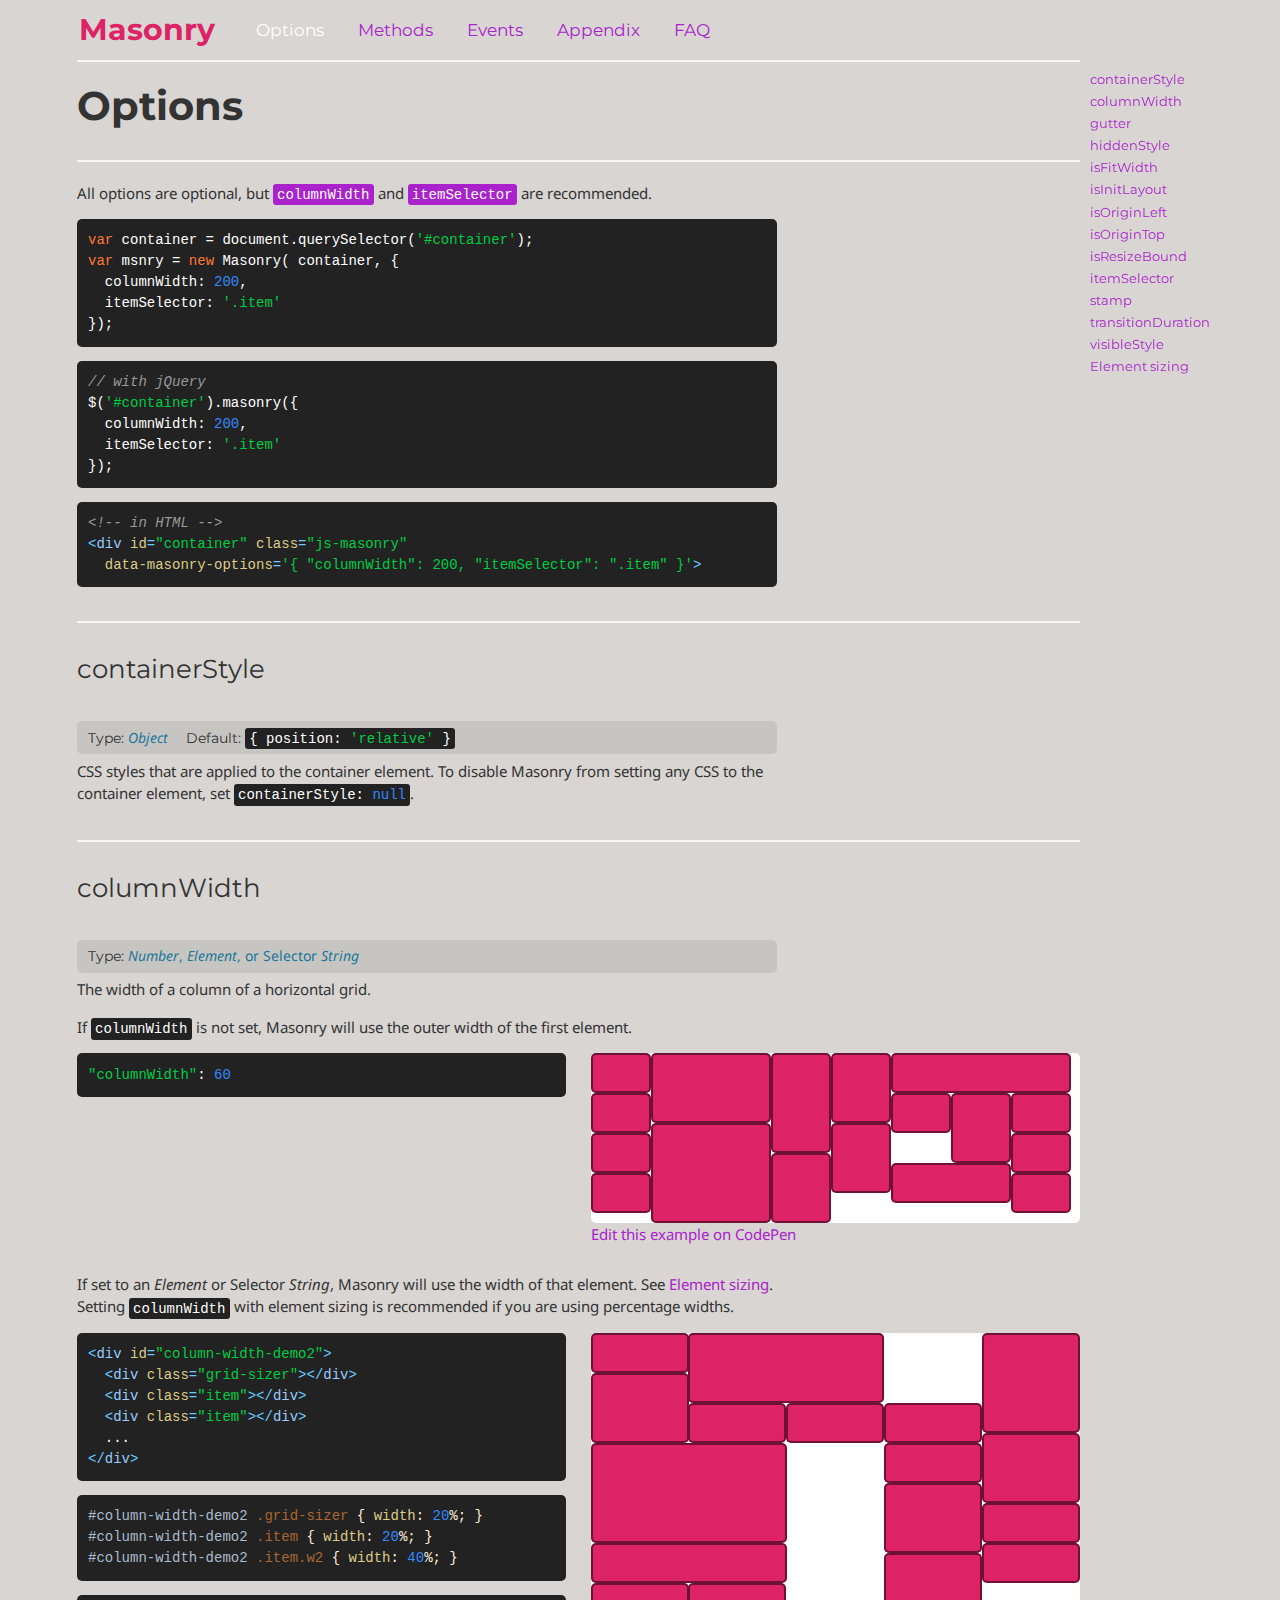
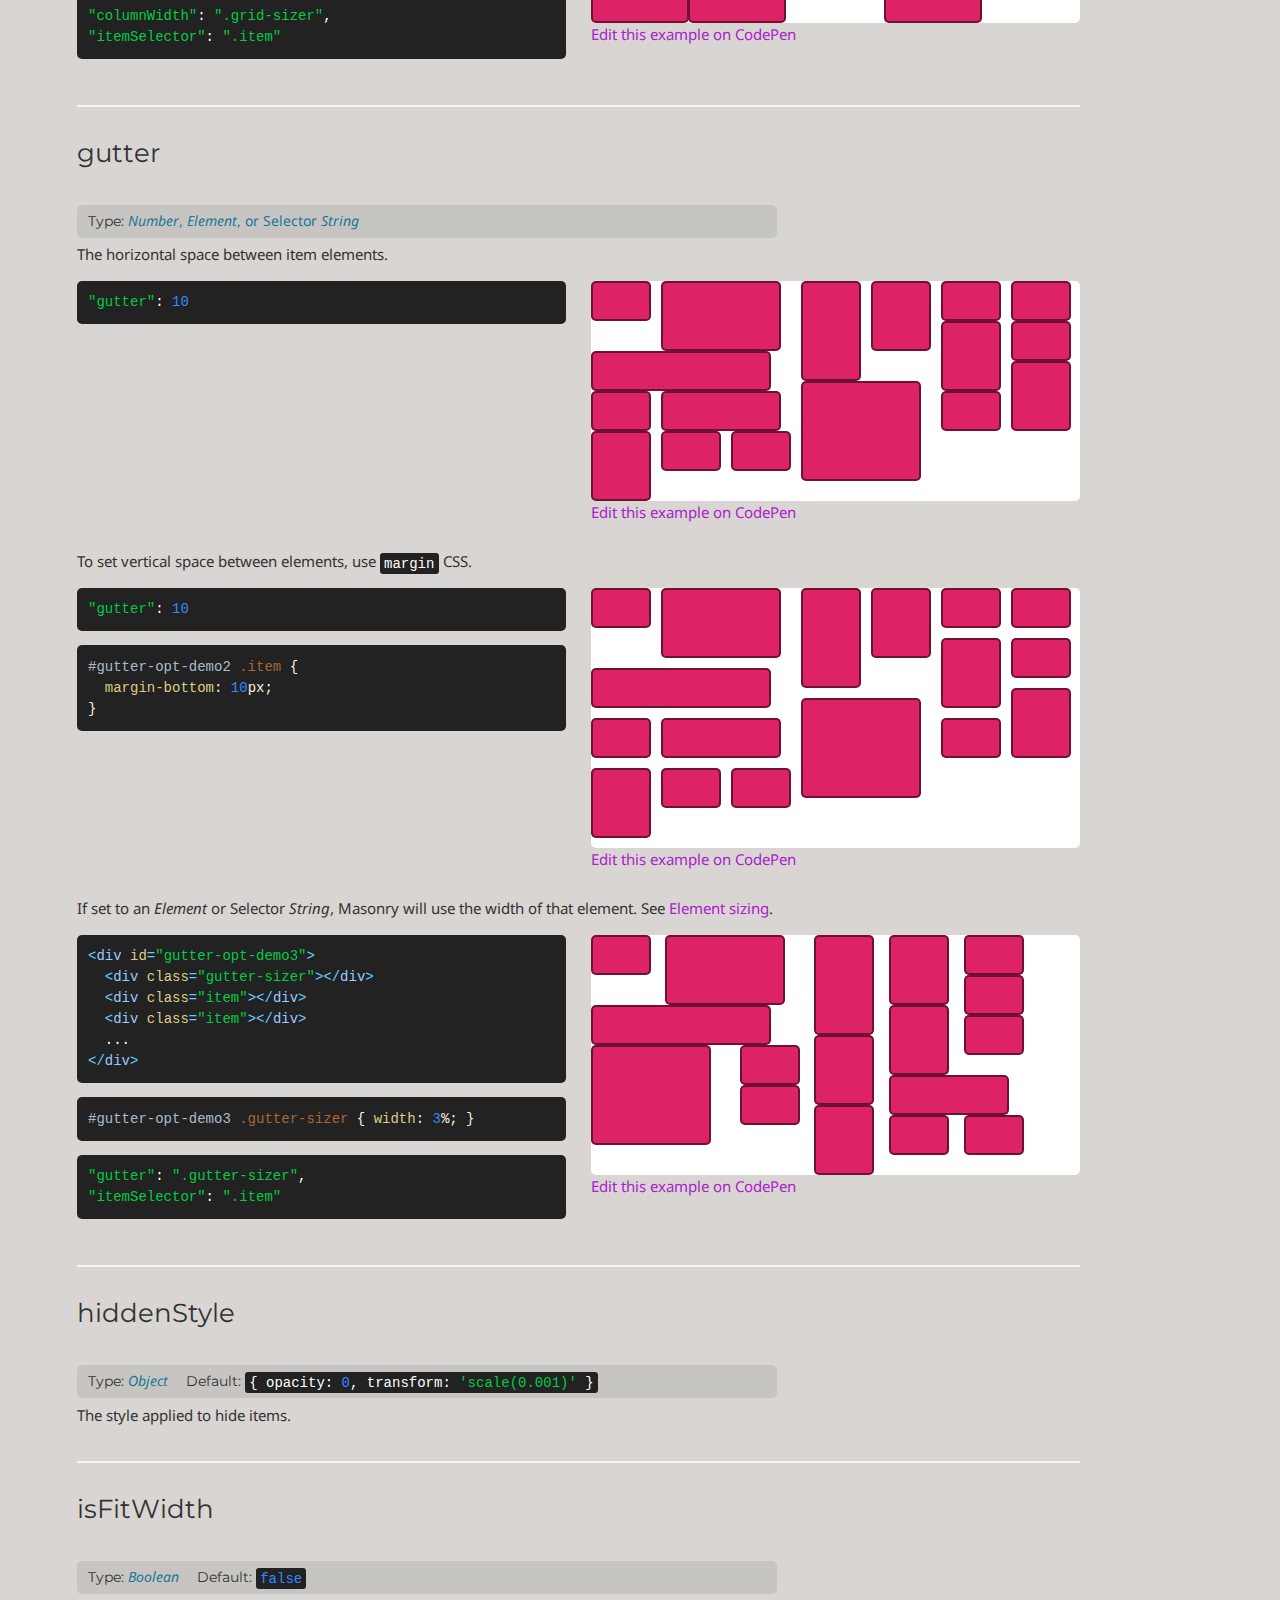
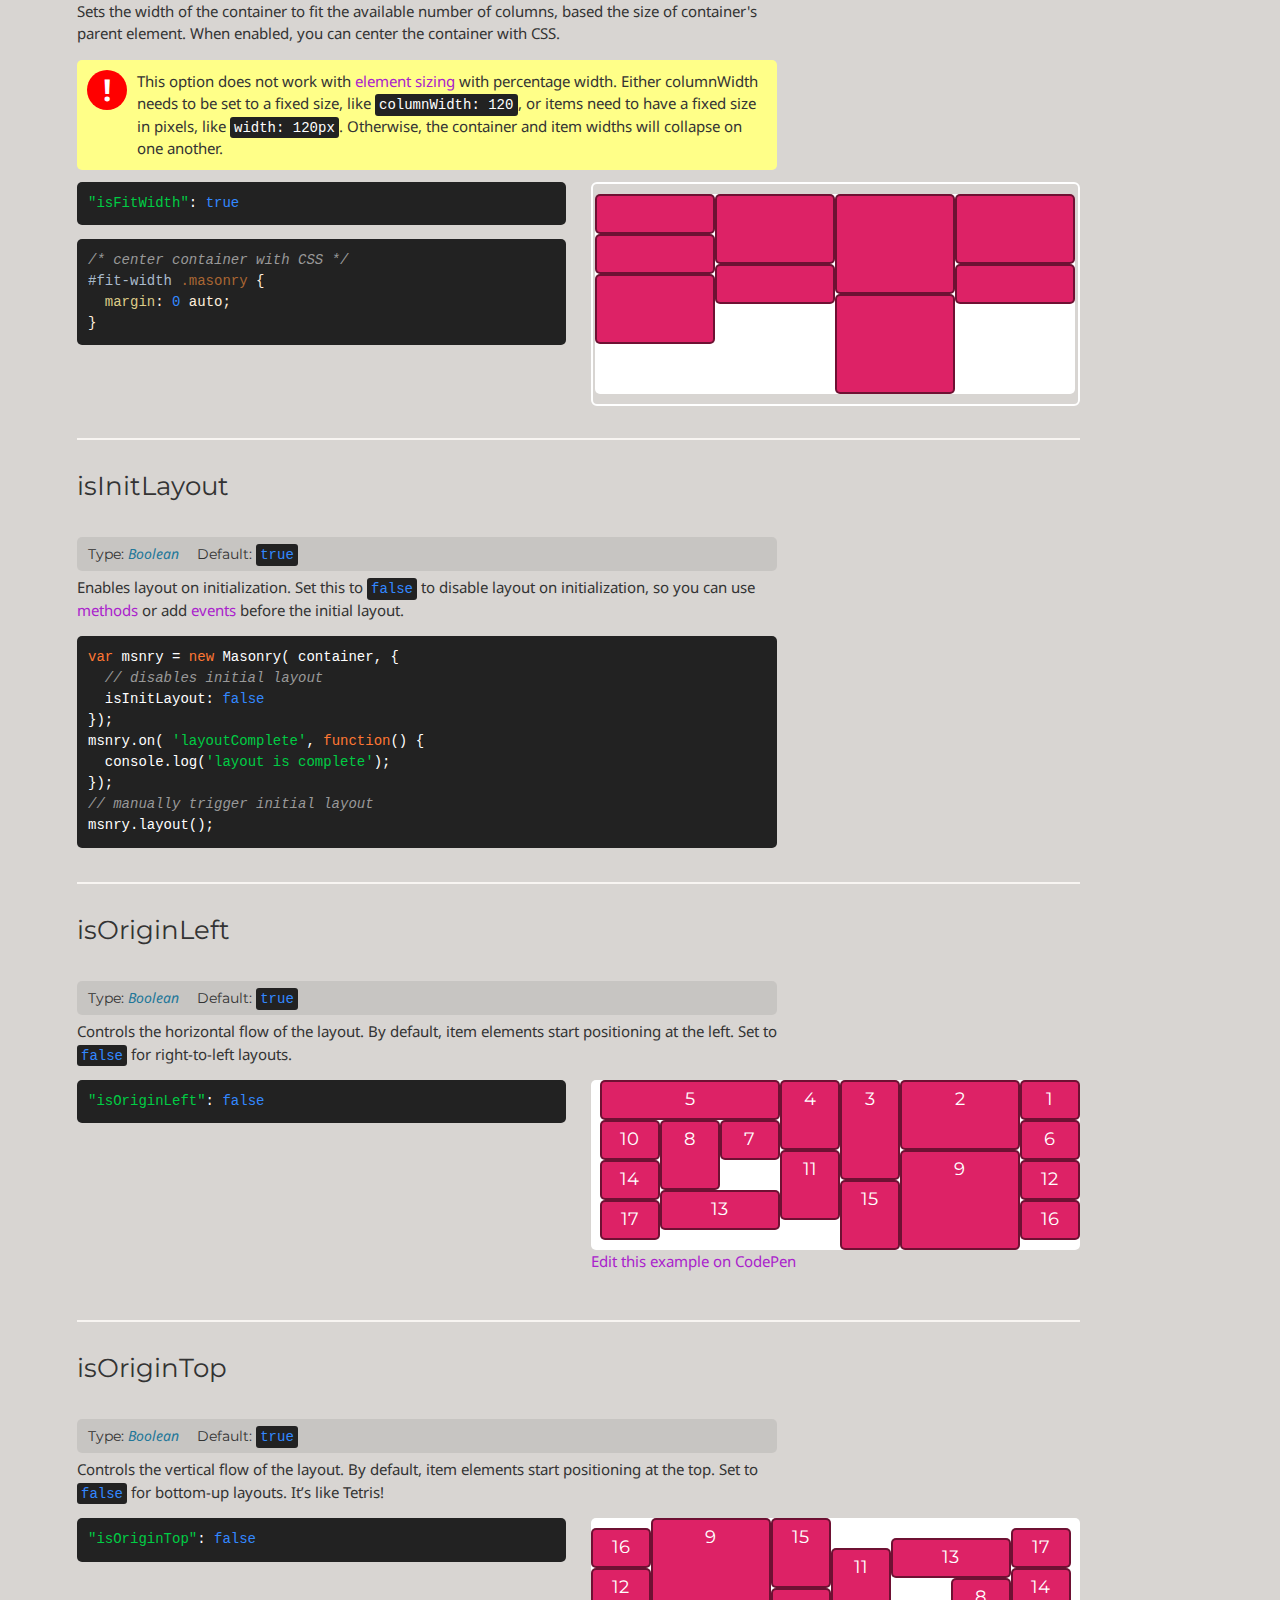
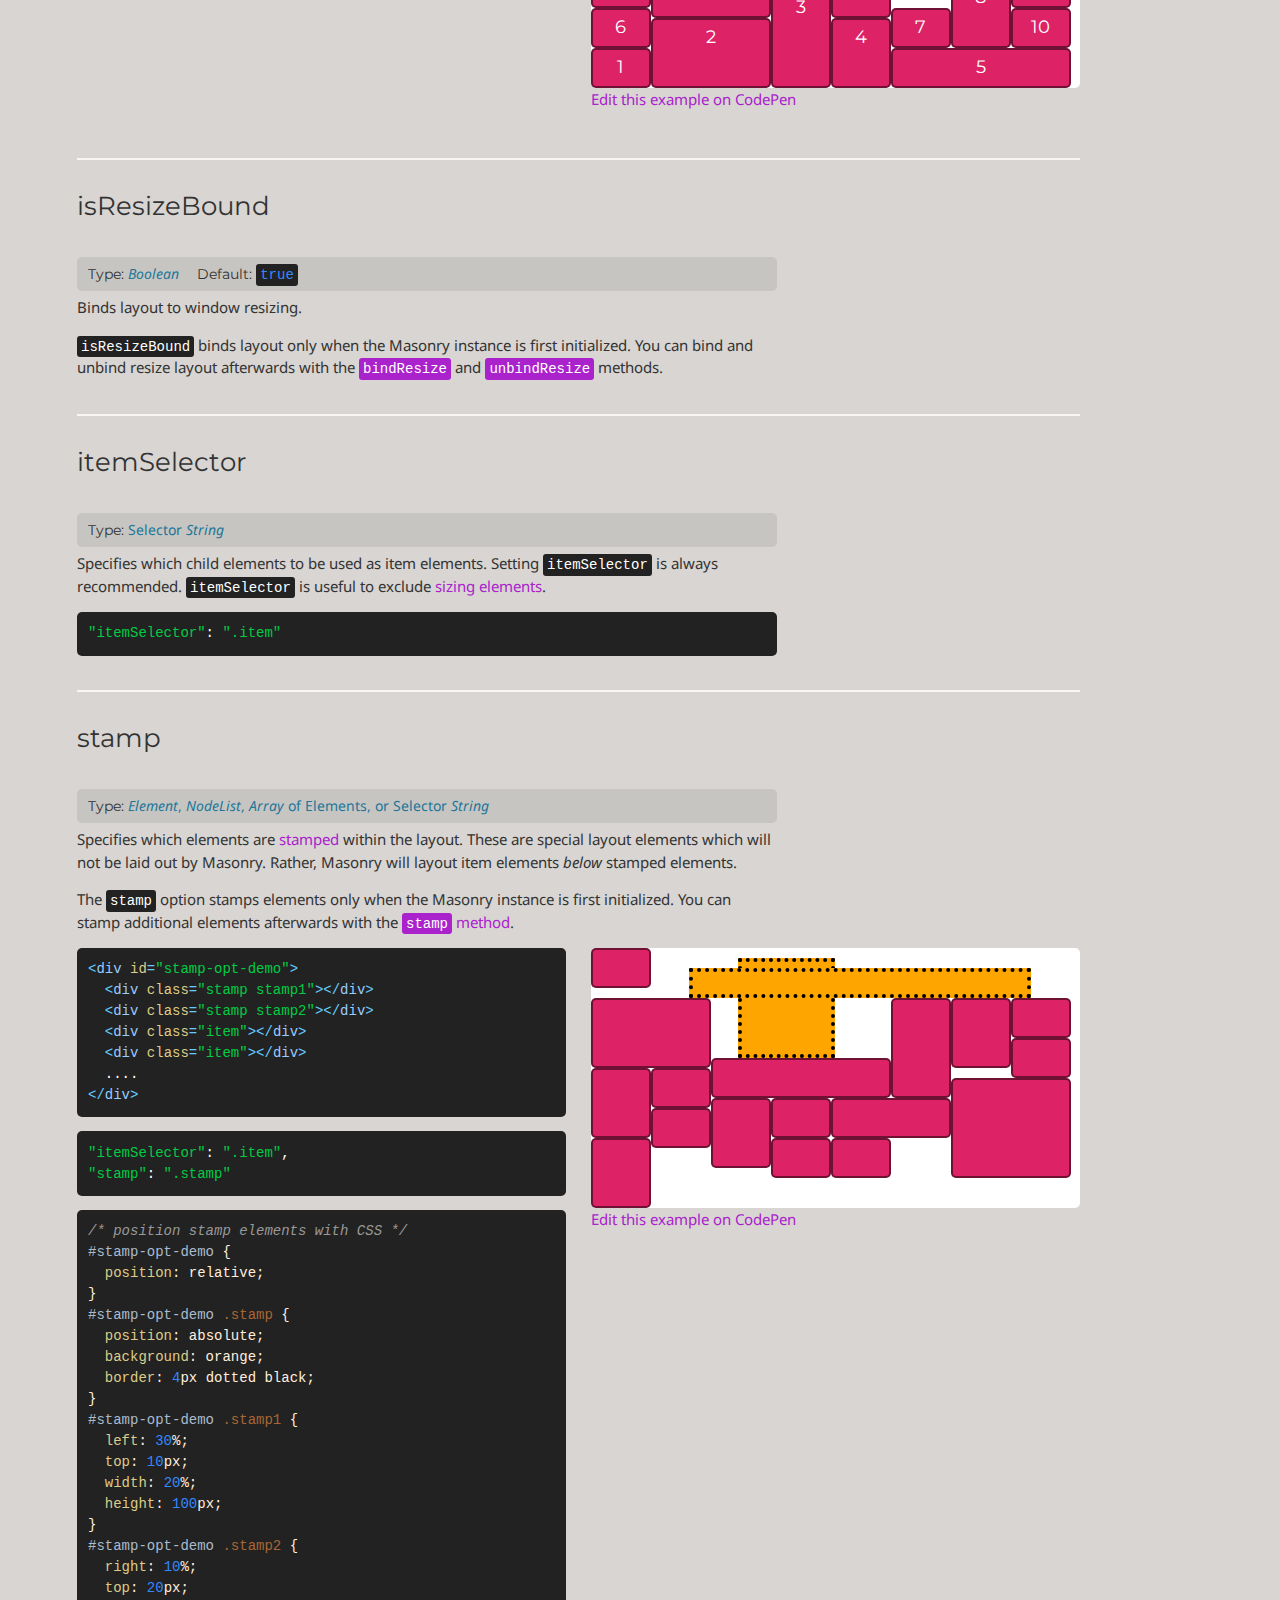
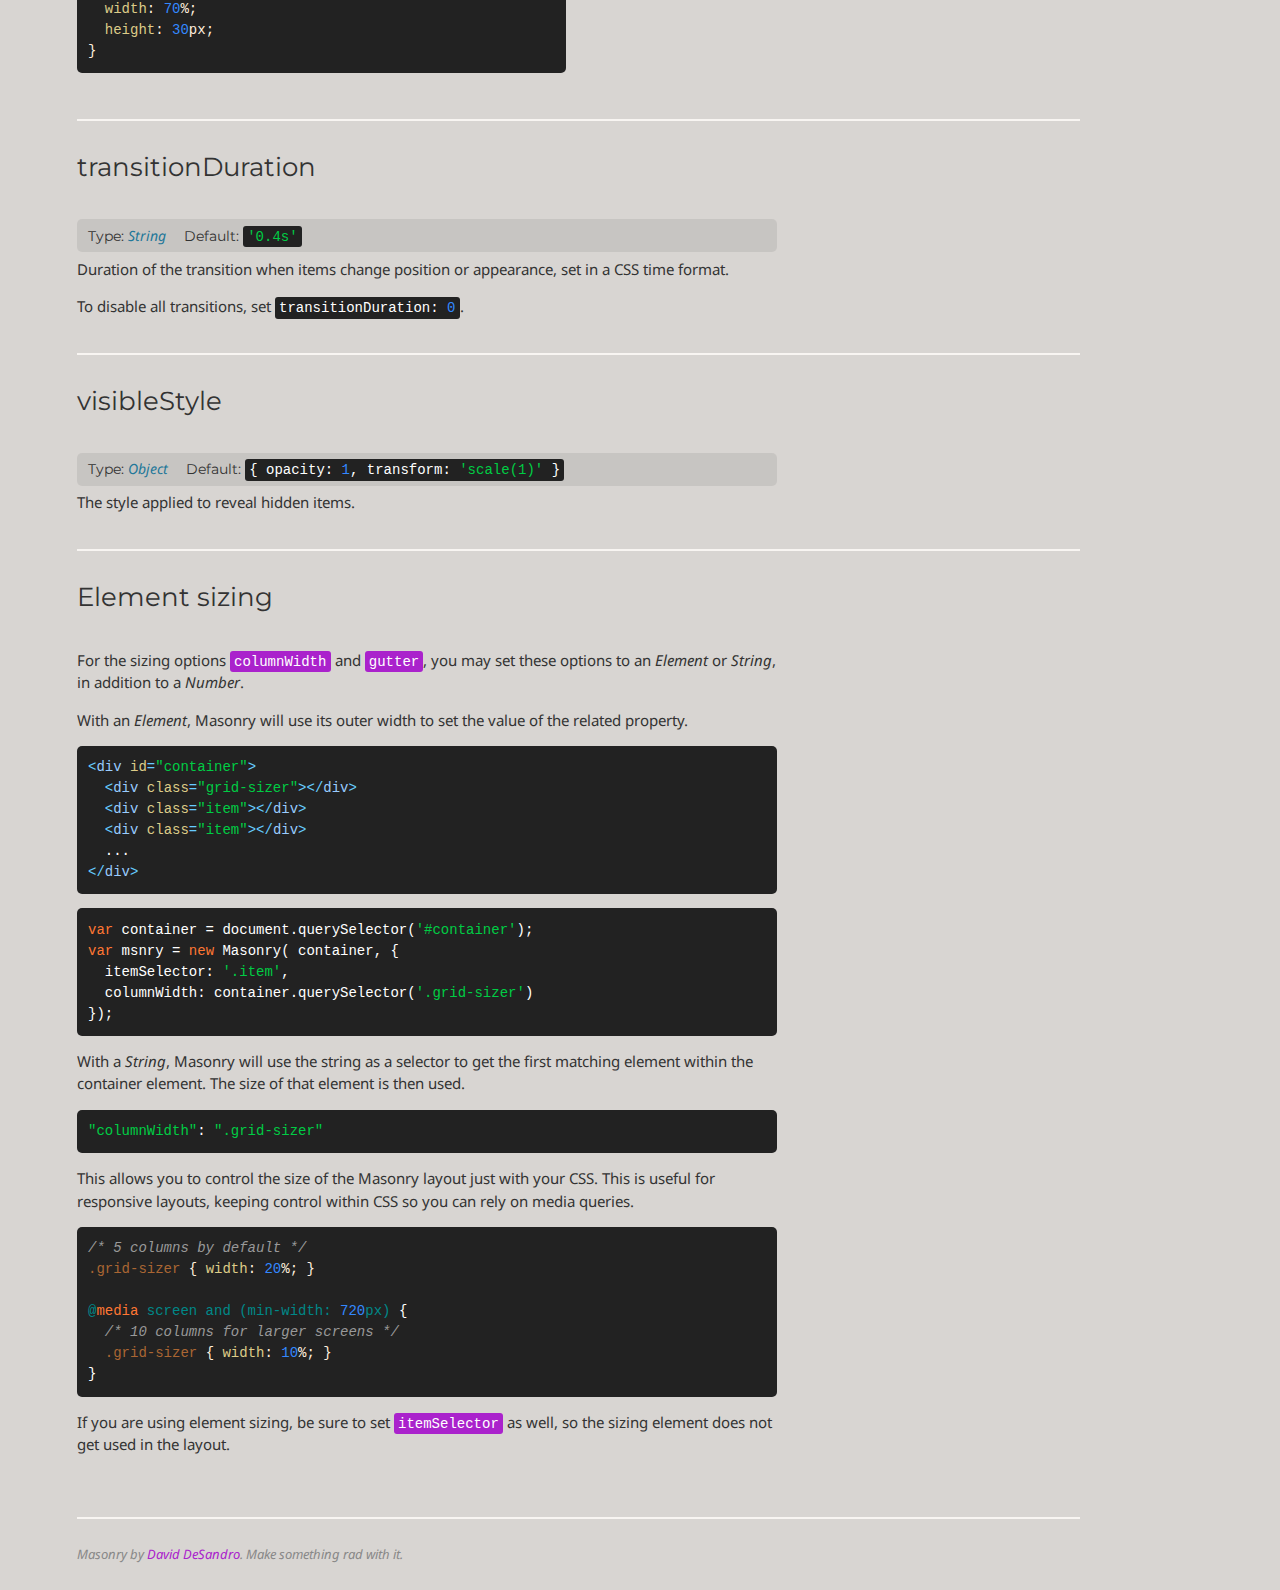
<file: masonry-docs/options.html>
<!doctype html>
<!--[if lte IE 8]>     <html class="lt-ie9"> <![endif]-->
<!--[if gt IE 8]><!--> <html class=""> <!--<![endif]-->
<head>
  <meta charset="utf-8" />
  <meta http-equiv="X-UA-Compatible" content="IE=edge,chrome=1" />
  <meta name="viewport" content="width=device-width" />
  <meta name="description" content="Cascading grid layout library" />

  <title>Masonry Options</title>

  <link rel="stylesheet" href="http://fonts.googleapis.com/css?family=Montserrat:400,700|Noto+Sans:400,700,400italic" />

  
    <!-- DEV MODE - including each .css file -->
    
      <link rel="stylesheet" href="bower_components/normalize-css/normalize.css" />
    
      <link rel="stylesheet" href="css/base.css" />
    
      <link rel="stylesheet" href="css/code.css" />
    
      <link rel="stylesheet" href="css/demos.css" />
    
      <link rel="stylesheet" href="css/footer.css" />
    
      <link rel="stylesheet" href="css/hero.css" />
    
      <link rel="stylesheet" href="css/icons.css" />
    
      <link rel="stylesheet" href="css/index.css" />
    
      <link rel="stylesheet" href="css/layout.css" />
    
      <link rel="stylesheet" href="css/modules.css" />
    
      <link rel="stylesheet" href="css/site-nav.css" />
    
  

  
  <meta name="twitter:card" content="summary" />
  <meta name="twitter:site" content="@desandro" />
  <meta name="twitter:url" content="http://masonry.desandro.com/options.html" />
  <meta name="twitter:title" content="Masonry Options" />
  <meta name="twitter:description" content="Cascading grid layout library" />

  

</head>
<body class="options-page" data-page="options">

  <div id="site-nav">
    <div class="primary-content">
      <h1><a href=".">Masonry</a></h1>
      <ol>
        <li class="nav-options"><a href="options.html">Options</a></li>
        <li class="nav-methods"><a href="methods.html">Methods</a></li>
        <li class="nav-events"><a href="events.html">Events</a></li>
        <li class="nav-appendix"><a href="appendix.html">Appendix</a></li>
        <li class="nav-faq"><a href="faq.html">FAQ</a></li>
      </ol>
    </div>
  </div>

  
  

  <div id="content">

    <div class="primary-content">
      
        <h1>Options</h1>
        

      
      
        <ul id="page-nav">
          
            <li><a href="#containerstyle">containerStyle</a></li>
          
            <li><a href="#columnwidth">columnWidth</a></li>
          
            <li><a href="#gutter">gutter</a></li>
          
            <li><a href="#hiddenstyle">hiddenStyle</a></li>
          
            <li><a href="#isfitwidth">isFitWidth</a></li>
          
            <li><a href="#isinitlayout">isInitLayout</a></li>
          
            <li><a href="#isoriginleft">isOriginLeft</a></li>
          
            <li><a href="#isorigintop">isOriginTop</a></li>
          
            <li><a href="#isresizebound">isResizeBound</a></li>
          
            <li><a href="#itemselector">itemSelector</a></li>
          
            <li><a href="#stamp">stamp</a></li>
          
            <li><a href="#transitionduration">transitionDuration</a></li>
          
            <li><a href="#visiblestyle">visibleStyle</a></li>
          
            <li><a href="#element-sizing">Element sizing</a></li>
          
        </ul>
      
    </div>

    
    
<div class="primary-content">

<p>All options are optional, but <a href="#columnwidth"><code>columnWidth</code></a> and <a href="#itemselector"><code>itemSelector</code></a> are recommended.</p>

<pre><code class="js"><span class="keyword">var</span> container = document.querySelector(<span class="string">'#container'</span>);
<span class="keyword">var</span> msnry = <span class="keyword">new</span> Masonry( container, {
  columnWidth: <span class="number">200</span>,
  itemSelector: <span class="string">'.item'</span>
});</code></pre>

<pre><code class="js"><span class="comment">// with jQuery</span>
$(<span class="string">'#container'</span>).masonry({
  columnWidth: <span class="number">200</span>,
  itemSelector: <span class="string">'.item'</span>
});</code></pre>

<pre><code class="html"><span class="comment">&lt;!-- in HTML --&gt;</span>
<span class="tag">&lt;<span class="title">div</span> <span class="attribute">id</span>=<span class="value">"container"</span> <span class="attribute">class</span>=<span class="value">"js-masonry"</span>
  <span class="attribute">data-masonry-options</span>=<span class="value">'{ "columnWidth": 200, "itemSelector": ".item" }'</span>&gt;</span></code></pre>


</div><div class="primary-content">

<h2 id="containerstyle">containerStyle</h2>


<div class="param">
  <p class="param-bit type">
    <b>Type:</b>
    <span class="value"><i>Object</i></span>
  </p>
  <p class="param-bit default">
    <b>Default:</b>
    <span class="value"><code>{ position: <span class="string">'relative'</span> }</code></span>
  </p>
</div>

<p>CSS styles that are applied to the container element. To disable Masonry from setting any CSS to the container element, set <code>containerStyle: <span class="literal">null</span></code>.</p>

</div><div class="primary-content">

<h2 id="columnwidth">columnWidth</h2>

<div class="param">
  <p class="param-bit type">
    <b>Type:</b>
    <span class="value"><i>Number</i>, <i>Element</i>, or Selector <i>String</i></span>
  </p>
</div>

<p>The width of a column of a horizontal grid.</p>

<p>If <code>columnWidth</code> is not set, Masonry will use the outer width of the first element.</p>

<div class="row example">
  <div class="cell example-code">
<pre><code class="js"><span class="string">"columnWidth"</span>: <span class="number">60</span></code></pre>

  </div>
  <div class="cell demo">
    <div class="masonry js-masonry"  data-masonry-options='{ "columnWidth": 60 }'>
      <div class="item"></div>
<div class="item w2 h2"></div>
<div class="item h3"></div>
<div class="item h2"></div>
<div class="item w3"></div>
<div class="item"></div>
<div class="item"></div>
<div class="item h2"></div>
<div class="item w2 h3"></div>
<div class="item"></div>
<div class="item h2"></div>
<div class="item"></div>
<div class="item w2"></div>
<div class="item"></div>
<div class="item h2"></div>
<div class="item"></div>
<div class="item"></div>

    </div>
    <p class="edit"><a href="http://codepen.io/desandro/pen/osFxj">Edit this example on CodePen</a></p>
  </div>
</div>

<p>If set to an <i>Element</i> or Selector <i>String</i>, Masonry will use the width of that element. See <a href="#element-sizing">Element sizing</a>. Setting <code>columnWidth</code> with element sizing is recommended if you are using percentage widths.</p>

<div class="row example">
  <div class="cell example-code">
<pre><code class="html"><span class="tag">&lt;<span class="title">div</span> <span class="attribute">id</span>=<span class="value">"column-width-demo2"</span>&gt;</span>
  <span class="tag">&lt;<span class="title">div</span> <span class="attribute">class</span>=<span class="value">"grid-sizer"</span>&gt;</span><span class="tag">&lt;/<span class="title">div</span>&gt;</span>
  <span class="tag">&lt;<span class="title">div</span> <span class="attribute">class</span>=<span class="value">"item"</span>&gt;</span><span class="tag">&lt;/<span class="title">div</span>&gt;</span>
  <span class="tag">&lt;<span class="title">div</span> <span class="attribute">class</span>=<span class="value">"item"</span>&gt;</span><span class="tag">&lt;/<span class="title">div</span>&gt;</span>
  ...
<span class="tag">&lt;/<span class="title">div</span>&gt;</span></code></pre>

<pre><code class="css"><span class="id">#column-width-demo2</span> <span class="class">.grid-sizer</span> <span class="rules">{ <span class="rule"><span class="attribute">width</span>:<span class="value"> <span class="number">20</span>%;</span></span> <span class="rule">}</span></span>
<span class="id">#column-width-demo2</span> <span class="class">.item</span> <span class="rules">{ <span class="rule"><span class="attribute">width</span>:<span class="value"> <span class="number">20</span>%;</span></span> <span class="rule">}</span></span>
<span class="id">#column-width-demo2</span> <span class="class">.item</span><span class="class">.w2</span> <span class="rules">{ <span class="rule"><span class="attribute">width</span>:<span class="value"> <span class="number">40</span>%;</span></span> <span class="rule">}</span></span></code></pre>

<pre><code class="js"><span class="string">"columnWidth"</span>: <span class="string">".grid-sizer"</span>,
<span class="string">"itemSelector"</span>: <span class="string">".item"</span></code></pre>

  </div>
  <div class="cell demo">
    <div id="column-width-demo2" class="masonry js-masonry" data-masonry-options='{ "columnWidth": ".grid-sizer", "itemSelector": ".item" }'>
      <div class="grid-sizer"></div>
      <div class="item"></div>
<div class="item w2 h2"></div>
<div class="item h3"></div>
<div class="item h2"></div>
<div class="item w3"></div>
<div class="item"></div>
<div class="item"></div>
<div class="item h2"></div>
<div class="item w2 h3"></div>
<div class="item"></div>
<div class="item h2"></div>
<div class="item"></div>
<div class="item w2"></div>
<div class="item"></div>
<div class="item h2"></div>
<div class="item"></div>
<div class="item"></div>

    </div>
    <p class="edit"><a href="http://codepen.io/desandro/pen/JFpeg">Edit this example on CodePen</a></p>
  </div>
</div>

</div><div class="primary-content">

<h2 id="gutter">gutter</h2>

<div class="param">
  <p class="param-bit type">
    <b>Type:</b>
    <span class="value"><i>Number</i>, <i>Element</i>, or Selector <i>String</i></span>
  </p>
</div>

<p>The horizontal space between item elements.</p>

<div class="row example">
  <div class="cell example-code">
<pre><code class="js"><span class="string">"gutter"</span>: <span class="number">10</span></code></pre>

  </div>
  <div class="cell demo">
    <div class="masonry js-masonry" data-masonry-options='{ "gutter": 10 }'>
      <div class="item"></div>
<div class="item w2 h2"></div>
<div class="item h3"></div>
<div class="item h2"></div>
<div class="item w3"></div>
<div class="item"></div>
<div class="item"></div>
<div class="item h2"></div>
<div class="item w2 h3"></div>
<div class="item"></div>
<div class="item h2"></div>
<div class="item"></div>
<div class="item w2"></div>
<div class="item"></div>
<div class="item h2"></div>
<div class="item"></div>
<div class="item"></div>

    </div>
    <p class="edit"><a href="http://codepen.io/desandro/pen/iIbgC">Edit this example on CodePen</a></p>
  </div>
</div>

<p>To set vertical space between elements, use <code>margin</code> CSS.</p>

<div class="row example">
  <div class="cell example-code">
<pre><code class="js"><span class="string">"gutter"</span>: <span class="number">10</span></code></pre>

<pre><code class="css"><span class="id">#gutter-opt-demo2</span> <span class="class">.item</span> <span class="rules">{
  <span class="rule"><span class="attribute">margin-bottom</span>:<span class="value"> <span class="number">10</span>px;</span></span>
<span class="rule">}</span></span></code></pre>

  </div>
  <div id="gutter-opt-demo2" class="cell demo">
    <div class="masonry js-masonry" data-masonry-options='{ "gutter": 10 }'>
      <div class="item"></div>
<div class="item w2 h2"></div>
<div class="item h3"></div>
<div class="item h2"></div>
<div class="item w3"></div>
<div class="item"></div>
<div class="item"></div>
<div class="item h2"></div>
<div class="item w2 h3"></div>
<div class="item"></div>
<div class="item h2"></div>
<div class="item"></div>
<div class="item w2"></div>
<div class="item"></div>
<div class="item h2"></div>
<div class="item"></div>
<div class="item"></div>

    </div>
    <p class="edit"><a href="http://codepen.io/desandro/pen/gbnko">Edit this example on CodePen</a></p>
  </div>
</div>

<p>If set to an <i>Element</i> or Selector <i>String</i>, Masonry will use the width of that element. See <a href="#element-sizing">Element sizing</a>.</p>

<div class="row example">
  <div class="cell example-code">
<pre><code class="html"><span class="tag">&lt;<span class="title">div</span> <span class="attribute">id</span>=<span class="value">"gutter-opt-demo3"</span>&gt;</span>
  <span class="tag">&lt;<span class="title">div</span> <span class="attribute">class</span>=<span class="value">"gutter-sizer"</span>&gt;</span><span class="tag">&lt;/<span class="title">div</span>&gt;</span>
  <span class="tag">&lt;<span class="title">div</span> <span class="attribute">class</span>=<span class="value">"item"</span>&gt;</span><span class="tag">&lt;/<span class="title">div</span>&gt;</span>
  <span class="tag">&lt;<span class="title">div</span> <span class="attribute">class</span>=<span class="value">"item"</span>&gt;</span><span class="tag">&lt;/<span class="title">div</span>&gt;</span>
  ...
<span class="tag">&lt;/<span class="title">div</span>&gt;</span></code></pre>

<pre><code class="css"><span class="id">#gutter-opt-demo3</span> <span class="class">.gutter-sizer</span> <span class="rules">{ <span class="rule"><span class="attribute">width</span>:<span class="value"> <span class="number">3</span>%;</span></span> <span class="rule">}</span></span></code></pre>

<pre><code class="js"><span class="string">"gutter"</span>: <span class="string">".gutter-sizer"</span>,
<span class="string">"itemSelector"</span>: <span class="string">".item"</span></code></pre>

  </div>
  <div class="cell demo" >
    <div id="gutter-opt-demo3" class="masonry js-masonry" data-masonry-options='{ "gutter": ".gutter-sizer", "itemSelector": ".item" }'>
      <div class="gutter-sizer"></div>
      <div class="item"></div>
<div class="item w2 h2"></div>
<div class="item h3"></div>
<div class="item h2"></div>
<div class="item w3"></div>
<div class="item"></div>
<div class="item"></div>
<div class="item h2"></div>
<div class="item w2 h3"></div>
<div class="item"></div>
<div class="item h2"></div>
<div class="item"></div>
<div class="item w2"></div>
<div class="item"></div>
<div class="item h2"></div>
<div class="item"></div>
<div class="item"></div>

    </div>
    <p class="edit"><a href="http://codepen.io/desandro/pen/BAJKn">Edit this example on CodePen</a></p>
  </div>
</div>

</div><div class="primary-content">

<h2 id="hiddenstyle">hiddenStyle</h2>

<div class="param">
  <p class="param-bit type">
    <b>Type:</b>
    <span class="value"><i>Object</i></span>
  </p>
  <p class="param-bit default">
    <b>Default:</b>
    <span class="value"><code>{ opacity: <span class="literal">0</span>, transform: <span class="string">'scale(0.001)'</span> }</code></span>
  </p>
</div>

<p>The style applied to hide items.</p>

</div><div class="primary-content">

<h2 id="isfitwidth">isFitWidth</h2>

<div class="param">
  <p class="param-bit type">
    <b>Type:</b>
    <span class="value"><i>Boolean</i></span>
  </p>
  <p class="param-bit default">
    <b>Default:</b>
    <span class="value"><code><span class="literal">false</span></code></span>
  </p>
</div>

<p>Sets the width of the container to fit the available number of columns, based the size of container's parent element. When enabled, you can center the container with CSS.</p>

<div class="warning">
  <p>This option does not work with <a href="#element-sizing">element sizing</a> with percentage width. Either columnWidth needs to be set to a fixed size, like <code>columnWidth: 120</code>, or items need to have a fixed size in pixels, like <code>width: 120px</code>. Otherwise, the container and item widths will collapse on one another.</p>
</div>

<div class="row example">
  <div class="cell example-code">
<pre><code class="js"><span class="string">"isFitWidth"</span>: <span class="literal">true</span></code></pre>

<pre><code class="css"><span class="comment">/* center container with CSS */</span>
<span class="id">#fit-width</span> <span class="class">.masonry</span> <span class="rules">{
  <span class="rule"><span class="attribute">margin</span>:<span class="value"> <span class="number">0</span> auto;</span></span>
<span class="rule">}</span></span></code></pre>

  </div>
  <div id="fit-width" class="cell demo">
    <div class="masonry js-masonry" data-masonry-options='{ "isFitWidth": true }'>
      <div class="item w2"></div>
      <div class="item w2 h2"></div>
      <div class="item w2 h3"></div>
      <div class="item w2 h2"></div>
      <div class="item w2"></div>
      <div class="item w2"></div>
      <div class="item w2"></div>
      <div class="item w2 h2"></div>
      <div class="item w2 h3"></div>
    </div>
    <!-- <p class="edit"><a href="http://codepen.io/desandro/pen/adwgL">Edit this example on CodePen</a></p> -->
  </div>
</div>

</div><div class="primary-content">

<h2 id="isinitlayout">isInitLayout</h2>

<div class="param">
  <p class="param-bit type">
    <b>Type:</b>
    <span class="value"><i>Boolean</i></span>
  </p>
  <p class="param-bit default">
    <b>Default:</b>
    <span class="value"><code><span class="literal">true</span></code></span>
  </p>
</div>

<p>Enables layout on initialization. Set this to <code><span class="literal">false</span></code> to disable layout on initialization, so you can use <a href="methods.html">methods</a> or add <a href="events.html">events</a> before the initial layout.</p>

<pre><code class="js"><span class="keyword">var</span> msnry = <span class="keyword">new</span> Masonry( container, {
  <span class="comment">// disables initial layout</span>
  isInitLayout: <span class="literal">false</span>
});
msnry.on( <span class="string">'layoutComplete'</span>, <span class="keyword">function</span>() {
  console.log(<span class="string">'layout is complete'</span>);
});
<span class="comment">// manually trigger initial layout</span>
msnry.layout();</code></pre>


</div><div class="primary-content">

<h2 id="isoriginleft">isOriginLeft</h2>

<div class="param">
  <p class="param-bit type">
    <b>Type:</b>
    <span class="value"><i>Boolean</i></span>
  </p>
  <p class="param-bit default">
    <b>Default:</b>
    <span class="value"><code><span class="literal">true</span></code></span>
  </p>
</div>

<p>Controls the horizontal flow of the layout. By default, item elements start positioning at the left. Set to <code><span class="literal">false</span></code> for right-to-left layouts.</p>

<div class="row example">
  <div class="cell example-code">
<pre><code class="js"><span class="string">"isOriginLeft"</span>: <span class="literal">false</span></code></pre>

  </div>
  <div class="cell demo">
    <div class="masonry js-masonry counting" data-masonry-options='{ "isOriginLeft": false }'>
      <div class="item"></div>
<div class="item w2 h2"></div>
<div class="item h3"></div>
<div class="item h2"></div>
<div class="item w3"></div>
<div class="item"></div>
<div class="item"></div>
<div class="item h2"></div>
<div class="item w2 h3"></div>
<div class="item"></div>
<div class="item h2"></div>
<div class="item"></div>
<div class="item w2"></div>
<div class="item"></div>
<div class="item h2"></div>
<div class="item"></div>
<div class="item"></div>

    </div>
    <p class="edit"><a href="http://codepen.io/desandro/pen/adwgL">Edit this example on CodePen</a></p>
  </div>
</div>

</div><div class="primary-content">

<h2 id="isorigintop">isOriginTop</h2>

<div class="param">
  <p class="param-bit type">
    <b>Type:</b>
    <span class="value"><i>Boolean</i></span>
  </p>
  <p class="param-bit default">
    <b>Default:</b>
    <span class="value"><code><span class="literal">true</span></code></span>
  </p>
</div>

<p>Controls the vertical flow of the layout. By default, item elements start positioning at the top. Set to <code><span class="literal">false</span></code> for bottom-up layouts. It&rsquo;s like Tetris!</p>

<div class="row example">
  <div class="cell example-code">
<pre><code class="js"><span class="string">"isOriginTop"</span>: <span class="literal">false</span></code></pre>

  </div>
  <div class="cell demo">
    <div class="masonry js-masonry counting" data-masonry-options='{ "isOriginTop": false }'>
      <div class="item"></div>
<div class="item w2 h2"></div>
<div class="item h3"></div>
<div class="item h2"></div>
<div class="item w3"></div>
<div class="item"></div>
<div class="item"></div>
<div class="item h2"></div>
<div class="item w2 h3"></div>
<div class="item"></div>
<div class="item h2"></div>
<div class="item"></div>
<div class="item w2"></div>
<div class="item"></div>
<div class="item h2"></div>
<div class="item"></div>
<div class="item"></div>

    </div>
    <p class="edit"><a href="http://codepen.io/desandro/pen/uwtLs">Edit this example on CodePen</a></p>
  </div>
</div>

</div><div class="primary-content">

<h2 id="isresizebound">isResizeBound</h2>

<div class="param">
  <p class="param-bit type">
    <b>Type:</b>
    <span class="value"><i>Boolean</i></span>
  </p>
  <p class="param-bit default">
    <b>Default:</b>
    <span class="value"><code><span class="literal">true</span></code></span>
  </p>
</div>

<p>Binds layout to window resizing.</p>

<p><code>isResizeBound</code> binds layout only when the Masonry instance is first initialized. You can bind and unbind resize layout afterwards with the <a href="methods.html#bindresize"><code>bindResize</code></a> and <a href="methods.html#unbindresize"><code>unbindResize</code></a> methods.</p>

</div><div class="primary-content">

<h2 id="itemselector">itemSelector</h2>

<div class="param">
  <p class="param-bit type">
    <b>Type:</b>
    <span class="value">Selector <i>String</i></span>
  </p>
</div>

<p>Specifies which child elements to be used as item elements. Setting <code>itemSelector</code> is always recommended. <code>itemSelector</code> is useful to exclude <a href="#element-sizing">sizing elements</a>.</p>

<pre><code class="js"><span class="string">"itemSelector"</span>: <span class="string">".item"</span></code></pre>


</div><div class="primary-content">

<h2 id="stamp">stamp</h2>

<div class="param">
  <p class="param-bit type">
    <b>Type:</b>
    <span class="value"><i>Element</i>, <i>NodeList</i>, <i>Array</i> of Elements, or Selector <i>String</i></span>
  </p>
</div>

<p>Specifies which elements are <a href="methods.html#stamp">stamped</a> within the layout. These are special layout elements which will not be laid out by Masonry. Rather, Masonry will layout item elements <em>below</em> stamped elements.</p>

<p>The <code>stamp</code> option stamps elements only when the Masonry instance is first initialized. You can stamp additional elements afterwards with the <a href="methods.html#stamp"><code>stamp</code> method</a>.</p>

<div class="row example">
  <div class="cell example-code">
<pre><code class="html"><span class="tag">&lt;<span class="title">div</span> <span class="attribute">id</span>=<span class="value">"stamp-opt-demo"</span>&gt;</span>
  <span class="tag">&lt;<span class="title">div</span> <span class="attribute">class</span>=<span class="value">"stamp stamp1"</span>&gt;</span><span class="tag">&lt;/<span class="title">div</span>&gt;</span>
  <span class="tag">&lt;<span class="title">div</span> <span class="attribute">class</span>=<span class="value">"stamp stamp2"</span>&gt;</span><span class="tag">&lt;/<span class="title">div</span>&gt;</span>
  <span class="tag">&lt;<span class="title">div</span> <span class="attribute">class</span>=<span class="value">"item"</span>&gt;</span><span class="tag">&lt;/<span class="title">div</span>&gt;</span>
  <span class="tag">&lt;<span class="title">div</span> <span class="attribute">class</span>=<span class="value">"item"</span>&gt;</span><span class="tag">&lt;/<span class="title">div</span>&gt;</span>
  ....
<span class="tag">&lt;/<span class="title">div</span>&gt;</span></code></pre>

<pre><code class="js"><span class="string">"itemSelector"</span>: <span class="string">".item"</span>,
<span class="string">"stamp"</span>: <span class="string">".stamp"</span></code></pre>

<pre><code class="css"><span class="comment">/* position stamp elements with CSS */</span>
<span class="id">#stamp-opt-demo</span> <span class="rules">{
  <span class="rule"><span class="attribute">position</span>:<span class="value"> relative;</span></span>
<span class="rule">}</span></span>
<span class="id">#stamp-opt-demo</span> <span class="class">.stamp</span> <span class="rules">{
  <span class="rule"><span class="attribute">position</span>:<span class="value"> absolute;</span></span>
  <span class="rule"><span class="attribute">background</span>:<span class="value"> orange;</span></span>
  <span class="rule"><span class="attribute">border</span>:<span class="value"> <span class="number">4</span>px dotted black;</span></span>
<span class="rule">}</span></span>
<span class="id">#stamp-opt-demo</span> <span class="class">.stamp1</span> <span class="rules">{
  <span class="rule"><span class="attribute">left</span>:<span class="value"> <span class="number">30</span>%;</span></span>
  <span class="rule"><span class="attribute">top</span>:<span class="value"> <span class="number">10</span>px;</span></span>
  <span class="rule"><span class="attribute">width</span>:<span class="value"> <span class="number">20</span>%;</span></span>
  <span class="rule"><span class="attribute">height</span>:<span class="value"> <span class="number">100</span>px;</span></span>
<span class="rule">}</span></span>
<span class="id">#stamp-opt-demo</span> <span class="class">.stamp2</span> <span class="rules">{
  <span class="rule"><span class="attribute">right</span>:<span class="value"> <span class="number">10</span>%;</span></span>
  <span class="rule"><span class="attribute">top</span>:<span class="value"> <span class="number">20</span>px;</span></span>
  <span class="rule"><span class="attribute">width</span>:<span class="value"> <span class="number">70</span>%;</span></span>
  <span class="rule"><span class="attribute">height</span>:<span class="value"> <span class="number">30</span>px;</span></span>
<span class="rule">}</span></span></code></pre>

  </div>
  <div class="cell demo">
    <div id="stamp-opt-demo" class="masonry has-stamp js-masonry" data-masonry-options='{ "itemSelector": ".item", "stamp": ".stamp" }'>
      <div class="stamp stamp1"></div>
      <div class="stamp stamp2"></div>
      <div class="item"></div>
<div class="item w2 h2"></div>
<div class="item h3"></div>
<div class="item h2"></div>
<div class="item w3"></div>
<div class="item"></div>
<div class="item"></div>
<div class="item h2"></div>
<div class="item w2 h3"></div>
<div class="item"></div>
<div class="item h2"></div>
<div class="item"></div>
<div class="item w2"></div>
<div class="item"></div>
<div class="item h2"></div>
<div class="item"></div>
<div class="item"></div>

    </div>
    <p class="edit"><a href="http://codepen.io/desandro/pen/hsine">Edit this example on CodePen</a></p>
  </div>
</div>

</div><div class="primary-content">

<h2 id="transitionduration">transitionDuration</h2>

<div class="param">
  <p class="param-bit type">
    <b>Type:</b>
    <span class="value"><i>String</i></span>
  </p>
  <p class="param-bit default">
    <b>Default:</b>
    <span class="value"><code><span class="string">'0.4s'</span></code></span>
  </p>
</div>

<p>Duration of the transition when items change position or appearance, set in a CSS time format.</p>

<p>To disable all transitions, set <code>transitionDuration: <span class="literal">0</span></code>.</p>

</div><div class="primary-content">

<h2 id="visiblestyle">visibleStyle</h2>

<div class="param">
  <p class="param-bit type">
    <b>Type:</b>
    <span class="value"><i>Object</i></span>
  </p>
  <p class="param-bit default">
    <b>Default:</b>
    <span class="value"><code>{ opacity: <span class="literal">1</span>, transform: <span class="string">'scale(1)'</span> }</code></span>
  </p>
</div>

<p>The style applied to reveal hidden items.</p>

</div><div class="primary-content">

<h2 id="element-sizing">Element sizing</h2>

<p>For the sizing options <a href="#columnwidth"><code>columnWidth</code></a> and <a href="#gutter"><code>gutter</code></a>, you may set these options to an <i>Element</i> or <i>String</i>, in addition to a <i>Number</i>.</p>

<p>With an <i>Element</i>, Masonry will use its outer width to set the value of the related property.</p>

<pre><code class="html"><span class="tag">&lt;<span class="title">div</span> <span class="attribute">id</span>=<span class="value">"container"</span>&gt;</span>
  <span class="tag">&lt;<span class="title">div</span> <span class="attribute">class</span>=<span class="value">"grid-sizer"</span>&gt;</span><span class="tag">&lt;/<span class="title">div</span>&gt;</span>
  <span class="tag">&lt;<span class="title">div</span> <span class="attribute">class</span>=<span class="value">"item"</span>&gt;</span><span class="tag">&lt;/<span class="title">div</span>&gt;</span>
  <span class="tag">&lt;<span class="title">div</span> <span class="attribute">class</span>=<span class="value">"item"</span>&gt;</span><span class="tag">&lt;/<span class="title">div</span>&gt;</span>
  ...
<span class="tag">&lt;/<span class="title">div</span>&gt;</span></code></pre>


<pre><code class="js"><span class="keyword">var</span> container = document.querySelector(<span class="string">'#container'</span>);
<span class="keyword">var</span> msnry = <span class="keyword">new</span> Masonry( container, {
  itemSelector: <span class="string">'.item'</span>,
  columnWidth: container.querySelector(<span class="string">'.grid-sizer'</span>)
});</code></pre>


<p>With a <i>String</i>, Masonry will use the string as a selector to get the first matching element within the container element. The size of that element is then used.</p>

<pre><code class="js"><span class="string">"columnWidth"</span>: <span class="string">".grid-sizer"</span></code></pre>


<p>This allows you to control the size of the Masonry layout just with your CSS. This is useful for responsive layouts, keeping control within CSS so you can rely on media queries.</p>

<pre><code class="css"><span class="comment">/* 5 columns by default */</span>
<span class="class">.grid-sizer</span> <span class="rules">{ <span class="rule"><span class="attribute">width</span>:<span class="value"> <span class="number">20</span>%;</span></span> <span class="rule">}</span></span>

<span class="at_rule">@<span class="keyword">media</span> screen and (min-width: <span class="number">720</span>px) </span>{
  <span class="comment">/* 10 columns for larger screens */</span>
  <span class="class">.grid-sizer</span> <span class="rules">{ <span class="rule"><span class="attribute">width</span>:<span class="value"> <span class="number">10</span>%;</span></span> <span class="rule">}</span></span>
}</code></pre>


<p>If you are using element sizing, be sure to set <a href="#itemselector"><code>itemSelector</code></a> as well, so the sizing element does not get used in the layout.</p>

</div>


  </div>

  <div id="footer">
    <div class="primary-content">
      Masonry by <a href="http://desandro.com">David DeSandro</a>. Make something rad with it.
    </div>
  </div>

<!-- Masonry does NOT require jQuery.
     jQuery is only used to demonstrate Masonry as a jQuery plugin -->
<script src="http://ajax.googleapis.com/ajax/libs/jquery/1.10.0/jquery.min.js"></script>
<script>window.jQuery || document.write('<script src="bower_components/jquery/jquery.min.js"><\/script>')</script>


  <!-- DEV MODE - including each .js file -->
  
    <script src="bower_components/classie/classie.js"></script>
  
    <script src="bower_components/eventie/eventie.js"></script>
  
    <script src="bower_components/doc-ready/doc-ready.js"></script>
  
    <script src="bower_components/get-style-property/get-style-property.js"></script>
  
    <script src="bower_components/eventEmitter/EventEmitter.js"></script>
  
    <script src="bower_components/imagesloaded/imagesloaded.js"></script>
  
    <script src="bower_components/get-size/get-size.js"></script>
  
    <script src="bower_components/jquery-bridget/jquery.bridget.js"></script>
  
    <script src="bower_components/matches-selector/matches-selector.js"></script>
  
    <script src="bower_components/outlayer/item.js"></script>
  
    <script src="bower_components/outlayer/outlayer.js"></script>
  
    <script src="bower_components/masonry/masonry.js"></script>
  
    <script src="js/controller.js"></script>
  
    <script src="js/pages/events.js"></script>
  
    <script src="js/pages/faq.js"></script>
  
    <script src="js/pages/index.js"></script>
  
    <script src="js/pages/methods.js"></script>
  




</body>
</html>
</file>
<file: masonry-docs/css/base.css>
* {
  -webkit-box-sizing: border-box;
     -moz-box-sizing: border-box;
          box-sizing: border-box;
}

body {
  font-family: 'Noto Sans', 'Lucida Sans', 'Lucida Sans Regular', 'Lucida Grande', 'Lucida Sans Unicode', Arial, sans-serif;
  font-size: 15px;
  line-height: 1.5;
  color: #333;
  background: #D8D5D2;
}

/* margins */
h1, h2, h3, h4, h5, h6,
p,
ol, ul,
pre {
  margin-top: 0;
  margin-bottom: 1.0em;
}

/* Fonts
------------------------- */

/* Montserrat */
h1, h2, h3, h4, h5,
#site-nav,
#page-nav,
.tagline,
#what,
.masonry.counting .item:before,
.param-bit b,
.button,
.instruction,
#notification,
#footer .copyright {
  font-family: 'Montserrat', Gotham, 'Proxima Nova', 'Lucida Sans', 'Lucida Sans Regular', 'Lucida Grande', 'Lucida Sans Unicode', Arial, sans-serif;
}

/* ---- links ---- */

a,
a code {
  color: #A2C;
  text-decoration: none;
}

a:hover,
a:hover code {
  color: #D26;
}


/* ---- headers ---- */

h1, h2, h3, h4 {
  line-height: 1.25;
}

h1, h2 {
}

h1 {
  font-weight: bold;
  font-size: 2.65em;
  margin-bottom: 0.2em;
}

h3 {
  font-size: 1.4em;
  margin-bottom: 0.5em;
}

h4 {
  text-transform: uppercase;
  letter-spacing: 0.1em;
  font-size: 1.1em;
}

/* ---- lists ---- */

ul, ol {
  padding-left: 1.8em;
}
</file>
<file: masonry-docs/css/code.css>
/* Code
------------------------- */

pre, code {
  font-family: Consolas, Menlo, monospace;
  font-size: 14px;
  background: #222;
  color: white;
}

pre {
  padding: 0.8em;
  border-radius: 5px;
}

code {
  padding: 0.2em 0.3em;
  line-height: 1.2;
  border-radius: 3px;
}
pre code {
  padding: 0;
  line-height: 1.5;
  background: none;
}

a code {
  background: #A2C;
  color: white;
}

a:hover code {
  color: white;
  background: #D26;
}

code .string,
code .tag .value { color: #0C4; }
code .number, /* integer */
code .cp, /* doctype */
code .literal { color: #38F; } /*boolean*/
code .keyword { color: #F73; } /* keyword */
code .kd, /* storage */
code .attribute { color: #DC8; } /* markup attribute */
code .title { color: #9CF; }
code .params { color: #98D; }
code .p  { color: #EDB; } /* punctuation */
code .o  { color: #F63; }   /* operator */
code .nb { color: #AA97AC;} /* support */

/* comment */
code .comment { color: #999; font-style: italic; }

code .tag { color: #6CF; } /* Markup open tag */

code .id { color: #ABC; } /* css id */
code .class { color: #A63; }  /* CSS class */
code .rules { color: #FED; }
code .m  { color: #DE8E50; } /* CSS value */
code .nd { color: #9FAD7E; } /* CSS pseudo selector */
code .hexcolor { color: #F63; }
code .at_rule { color: #088; }
</file>
<file: masonry-docs/css/demos.css>
/* ---- demos ---- */

.demo .masonry,
.demo.masonry {
  background: white;
  border-radius: 5px;
}

.demo .button {
  margin-bottom: 0.8em;
}

/* ---- fit width ---- */

#fit-width {
  border: 2px solid white;
  border-radius: 6px;
}

#fit-width .masonry {
  margin: 10px auto;
}

/* ---- counting ---- */

.masonry.counting {
  counter-reset: item;
}

.masonry.counting .item:before {
  counter-increment: item;
  content: counter(item);
  display: block;
  color: white;
  padding-top: 0.2em;
  text-align: center;
  font-size: 18px;
}

/* ---- measurement demos ---- */

#gutter-opt-demo2 .item {
  margin-bottom: 10px;
}

/* responive column width */
#column-width-demo2 .grid-sizer { width: 20%; }
#column-width-demo2 .item { width: 20%; }
#column-width-demo2 .item.w2 { width: 40%; }

#row-height-demo2 .grid-sizer {
  height: 60px;
}

#gutter-opt-demo3 .gutter-sizer {
  width: 3%;
}

/* ---- stamp ---- */

.has-stamp {
  position: relative;
}

.demo .stamp {
  position: absolute;
  width: 30%;
  height: 60px;
  background: orange;
  border: 4px dotted black;
}

#stamp-opt-demo .stamp1 {
  left: 30%;
  top: 10px;
  width: 20%;
  height: 100px;
}

#stamp-opt-demo .stamp2 {
  right: 10%;
  top: 20px;
  width: 70%;
  height: 30px;
}

#stamp-demo .stamp {
  right: 10%;
  top: 10px;
  width: 35%;
  height: 70px;
}

#stamp-demo .item { opacity: 0.8; }

/* ---- clickable ---- */

.clickable .item:hover {
  border-color: white;
  background: #A2C;
  cursor: pointer;
}

/* ---- animate-item-size ---- */

/* item is invisible, but used for layout */
.masonry.animate-item-size-demo .item,
.masonry.animate-item-size-demo .item-content {
  width: 60px;
  height: 60px;
}

.masonry.animate-item-size-demo .item {
  border: none;
  background: transparent;
}

/* item-content is visible, and transitions size */
.animate-item-size-demo .item-content {
  width: 60px;
  height: 60px;
  background: #D26;
  border: 2px solid #333;
  border-color: hsla(0, 0%, 0%, 0.5);
  border-radius: 5px;
  -webkit-transition: width 0.4s, height 0.4s;
     -moz-transition: width 0.4s, height 0.4s;
       -o-transition: width 0.4s, height 0.4s;
          transition: width 0.4s, height 0.4s;
}

.animate-item-size-demo .item:hover .item-content {
  border-color: white;
  background: #A2C;
}

/* both item and item content change size */
.animate-item-size-demo .item.is-expanded,
.animate-item-size-demo .item.is-expanded .item-content {
  width: 180px;
  height: 120px;
}

.animate-item-size-demo .item.is-expanded {
  z-index: 2;
}

.animate-item-size-demo .item.is-expanded .item-content {
  background: #F90;
}


/* ---- animate item size responsive ---- */

#animate-item-size-responsive .item,
#animate-item-size-responsive .grid-sizer {
  width: 20%;
}

#animate-item-size-responsive .item-content {
  width:  100%;
  height: 100%;
}

/* item has expanded size */
#animate-item-size-responsive .item.is-expanded {
  width: 60%;
}
</file>
<file: masonry-docs/css/footer.css>
#footer {
  margin-top: 2.0em;
  font-size: 13px;
  font-style: italic;
  color: #888;
}

#footer .primary-content {
  padding: 2.0em 0;
}
</file>
<file: masonry-docs/css/hero.css>
#hero {
}

#hero .primary-content {
  padding-bottom: 20px;
}

#hero h1 {
  font-size: 70px;
  line-height: 1.2;
  letter-spacing: -0.01em;
  color: #D26;
  margin-bottom: 0.1em;
}

#hero .tagline {
  font-size: 24px;
  margin-bottom: 0.8em;
  line-height: 1.2;
}


/* ---- big ol buttons ---- */

.hero-masonry .button {
  display: block;
  font-size: 1.3em;
  line-height: 1.2em;
  position: relative;
  padding-left: 50px;
  background: #D26;
}

.hero-masonry .button:hover { background: #A2C; }

.hero-masonry .button .icon {
  font-size: 32px;
  position: absolute;
  left: 10px;
  top: 10px;
}

/* ---- hero masonry ---- */

.hero-masonry {
  background: white;
  border-radius: 10px;
  padding: 10px 1%;
  margin-bottom: 20px;
}

.hero-masonry:after {
  content: '';
  display: block;
  clear: both;
}

.hero-item,
.hero-masonry .grid-sizer {
  width: 46.9%; /* juse a lil under  47 */
  margin: 10px 1%;
  float: left;
  border-radius: 8px;
}

/* necessary for proper sizing with margins */
.hero-masonry .grid-sizer {
  position: absolute;
}

.hero-item.texty {
  background: #D8D6D2;
  padding: 10px;
}


.hero-item.has-title,
.hero-item.w2 {
  width: 96%;
}

.hero-item.has-example {
}

.hero-item.has-example a {
  font-size: 13px;
  font-weight: bold;
  background: #D26;
  color: white;
  display: block;
  border-radius: 10px 10px 8px 8px;
}

.hero-item.has-example a:hover {
  background: #A2C;
  color: white;
}

.hero-item.has-example img {
  display: block;
  max-width: 100%;
  border-radius: 8px 8px 0 0;
}

.hero-item.has-example .example-title {
  padding: 5px 10px;
  margin: 0;
}

/* enough width for 4 columns */
@media screen and ( min-width: 720px ) {

  .hero-item,
  .hero-masonry .grid-sizer {
    width: 22.5%;
  }

  .hero-item.has-title,
  .hero-item.w2 {
    width: 46.9%; /* just a lil under 47 */
  }

}

/* ---- desktop ---- */

@media screen and ( min-width: 960px ) {

  #hero h1 {
    font-size: 120px;
  }

  #hero .tagline {
    font-size: 32px;
  }

  /* just a little under 71.5 */
  .hero-item.has-title {
    width: 71.4%;
  }

  /* buttons */

  .big-ol-buttons .button {
    font-size: 1.6em;
    padding-left: 86px;
    min-height: 94px;
  }

  .big-ol-buttons .icon {
    font-size: 56px;
    left: 18px;
    top: 16px;
  }

}
</file>
<file: masonry-docs/css/icons.css>
@font-face {
	font-family: 'icomoon';
	src:url('../fonts/icomoon.eot');
	src:url('../fonts/icomoon.eot?#iefix') format('embedded-opentype'),
		url('../fonts/icomoon.woff') format('woff'),
		url('../fonts/icomoon.ttf') format('truetype'),
		url('../fonts/icomoon.svg#icomoon') format('svg');
	font-weight: normal;
	font-style: normal;
}

/* Use the following CSS code if you want to use data attributes for inserting your icons */
[data-icon]:before {
	font-family: 'icomoon';
	content: attr(data-icon);
	speak: none;
	font-weight: normal;
	font-variant: normal;
	font-style: normal;
	text-transform: none;
	line-height: 1;
	-webkit-font-smoothing: antialiased;
}

/* Use the following CSS code if you want to have a class per icon */
/*
Instead of a list of all class selectors,
you can use the generic selector below, but it's slower:
[class*="icon-"] {
*/
.icon {
	font-family: 'icomoon';
	speak: none;
	font-style: normal;
	font-weight: normal;
	font-variant: normal;
	text-transform: none;
	line-height: 1;
	-webkit-font-smoothing: antialiased;
}
.icon-file-download:before {
	content: "\e001";
}
.icon-folder-download:before {
	content: "\e002";
}
.icon-github:before {
	content: "\e000";
}
</file>
<file: masonry-docs/css/index.css>
/* ---- desktop  ---- */

@media screen and ( min-width: 960px ) {

  /* first primary content not used on homepage */
  .index-page #content > .primary-content:first-child {
    border-top: none;
    padding-top: 0;
  }

}
</file>
<file: masonry-docs/css/layout.css>
/* ---- primary-content ---- */

/* stuff that isn't in the gutter */
.primary-content {
  margin-left: 10px;
  margin-right: 10px;
}

#content .primary-content > * {
  max-width: 700px;
}

#content #notification,
#content #hero-demos {
  max-width: none;
}

/* ---- #content ---- */

#content h2,
#content .horiz-rule {
  font-size: 1.7em;
  font-weight: 400;
  padding: 0.4em 0;
}

#content h2:target {
  padding-left: 0.5em;
  background: #D26;
  color: white;
}

/* ---- #page-nav ---- */

#page-nav {
  padding: 1.0em 0;
  font-size: 13px;
  z-index: 2; /* above packeries */
}

#page-nav li {
  display: inline-block;
}

#page-nav li:after {
  content: ' •';
  margin: 0 0.3em;
  opacity: 0.5;
}

#page-nav li:last-child:after {
  content: none;
}

/* ---- row ---- */

.row .cell {
  margin-bottom: 0.8em;
}

/* clearfix */
.row:after {
  content: ' ';
  display: block;
  clear: both;
}

.row4 .cell {
  float: left;
  width: 48%;
  margin-right: 2%;
}

/* tablet-ish */
@media screen and ( min-width: 800px ) {

  #content .primary-content {
    padding-top: 20px;
    padding-bottom: 20px;
  }

  #content .primary-content > * {
    max-width: 700px;
  }

  /* stuff that can go extra wide */
  #content .primary-content .row,
  #content #notification,
  #content #hero-demos {
    max-width: 1200px;
  }

  .row {
    margin-bottom: 0.8em;
  }

  /* two column by default*/
  .row .cell {
    float: left;
    width: 48.75%;
    margin-right: 2.5%;
    margin-bottom: 0;
  }
  /* IE8 doesn't support :last-child */
  .lt-ie9 .row .cell { margin-right: 1.5%; }

  /* no margin */
/*  .example.row .cell {
    width: 50%;
    margin-right: 0;
  }*/

  /* three column */
  .row3 .cell {
    width: 31.6%;
  }

  /* four column */
  .row4 .cell {
    width: 23.1%;
  }

  .row .cell:last-child {
    margin-right: 0;
  }

}



/* desktop */
@media screen and ( min-width: 960px ) {

  .primary-content {
    margin-left: 6%;
    margin-right: 200px;
  }

  #page-nav {
    position: absolute;
    right: 0;
    top: 60px;
    list-style: none;
    padding: 0;
    width: 200px;
    padding: 10px;
  }

  #page-nav li {
    display: block;
    margin-bottom: 4px;
    margin-left: 0;
  }

  #page-nav li:after {
    content: none;
  }

}

/* fix #page-nav only if we have enough height */
@media screen and ( min-width: 960px ) and ( min-height: 540px ) {
  #page-nav {
    position: fixed;
  }
}
</file>
<file: masonry-docs/css/modules.css>
.tagline {
  font-size: 1.5em;
  line-height: 1.35;
  margin-bottom: 0.4em;
}

/* ---- button ---- */

.button {
  display: inline-block;
  background: #A2C;
  border: none;
  padding: 0.8em 1.0em;
  color: white;
  text-shadow: 0 -1px hsla(0, 0%, 0%, 0.3);
  cursor: pointer;
  border-radius: 7px;
}

.button:hover {
  background: #C3E;
  color: white;
}

.button:active {
  background: #91B;
  box-shadow: inset 0 1px 10px hsla(0, 0%, 0%, 0.6);
}

/* ---- #content ---- */

#content .primary-content,
#footer .primary-content {
  border-top: 2px solid #F8F5F2;
}

#content li {
  margin-bottom: 0.2em;
}

/* ---- parameters ---- */

.params {
  padding: 0;
  list-style: none;
}

.param {
  background: hsla(0, 0%, 0%, 0.075);
  padding: 0.4em 0.8em;
  margin: 0;
  border-radius: 5px;
}

.param,
.param code {
  font-size: 14px;
}

/* just one param */
div.param {
  margin-bottom: 0.4em;
}

.param-bit {
  display: inline;
  display: inline-block;
  margin-bottom: 0;
  margin-right: 1.0em;
}

.param-bit:last-child { margin-right: 0}

.param-name {
  font-size: 15px;
  font-weight: normal;
  color: #333;
}

.param-bit b {
  font-weight: normal;
}

.param-bit.type .value {
  color: #279;
}

/* ---- masonry ---- */

.masonry {
}

/* clearfix */
.masonry:before,
.masonry:after {
  content: " ";
  display: table;
}

.masonry:after {
  clear: both;
}

/* ---- masonry items ---- */

.masonry .item {
  width:  60px;
  height: 40px;
  float: left;
  background: #D26;
  border: 2px solid #333;
  border-color: hsla(0, 0%, 0%, 0.5);
  border-radius: 5px;
}

.masonry .item.w2 { width:  120px; }
.masonry .item.w3 { width:  180px; }
.masonry .item.w4 { width:  240px; }

.masonry .item.h2 { height:  70px; }
.masonry .item.h3 { height: 100px; }
.masonry .item.h4 { height: 150px; }

.masonry .item.gigante {
  width: 180px;
  height: 180px;
  z-index: 10; /* keep it above other items */
}

/* ---- instruction ---- */

.instruction {
  font-size: 18px;
  margin-bottom: 0.2em;
  color: #888;
}

/* ---- warning ---- */

.warning {
  position: relative;
  min-height: 40px;
  background: #FF8;
  border-radius: 5px;
  margin-bottom: 0.8em;
  padding: 10px;
  padding-left: 60px;
}

.warning p:last-child {
  margin-bottom: 0;
}

.warning:before {
  content: '!';
  display: block;
  position: absolute;
  left: 10px;
  top: 10px;
  width: 40px;
  height: 40px;
  border-radius: 20px;
  background: red;
  line-height: 40px;
  text-align: center;
  font-weight: bold;
  font-size: 30px;
  color: white;
}

/* ---- notification ---- */

#notification {
  display: none; /* hide by default */
  position: fixed;
  z-index: 20; /* above most stuff */
  bottom: 0px;
  right: 0px;
  background: #A2C;
  padding: 0.5em;
  color: white;
  font-size: 20px;
  pointer-events: none;
}

/* ---- desktop media query ---- */

@media screen and ( min-width: 960px ) {
  .tagline {
    font-size: 1.8em;
  }
}
</file>
<file: masonry-docs/css/site-nav.css>
/* ---- site nav ---- */

#site-nav {
}

#site-nav,
#site-nav h1 {
  line-height: 44px;
}


/* clear fix */
#site-nav:after {
  content: ' ';
  display: table;
  clear: both;
}

#site-nav h1 {
  float: left;
  text-align: center;
  font-size: 1.5em;
  margin: 0;
}

#site-nav h1 a {
  padding: 0 0.8em;
  display: block;
  color: #D26;
}

#site-nav h1 a:hover {
  background: #A2C;
  color: white;
}

#site-nav a {
  background: none;
}

#site-nav ol {
  list-style: none;
  font-size: 15px;
  margin-bottom: 0;
}

#site-nav ol:after {
  content: ' ';
  display: table;
  clear: both;
}

#site-nav li {
  float: left;
}

#site-nav ol a {
  display: block;
  padding: 0 1.0em;
}

#site-nav ol a:hover {
  background: #D26;
  color: white;
}

/* selected */
.options-page #site-nav .nav-options a,
.methods-page #site-nav .nav-methods a,
.events-page #site-nav .nav-events a,
.draggable-page #site-nav .nav-draggable a,
.license-page #site-nav .nav-license a,
.appendix-page #site-nav .nav-appendix a,
.faq-page #site-nav .nav-faq a {
  color: white;
}


@media screen and ( min-width: 960px ) {

  /* hide h1 on index */
  .index-page #site-nav h1 {
    visibility: hidden;
  }

  #site-nav,
  #site-nav h1 {
    line-height: 60px;
    margin-left: -0.5em;
  }

  #site-nav h1 {
    height: 60px;
    font-size: 2.0em;
  }

  #site-nav ol {
    font-size: 17px;
  }

}
</file>
